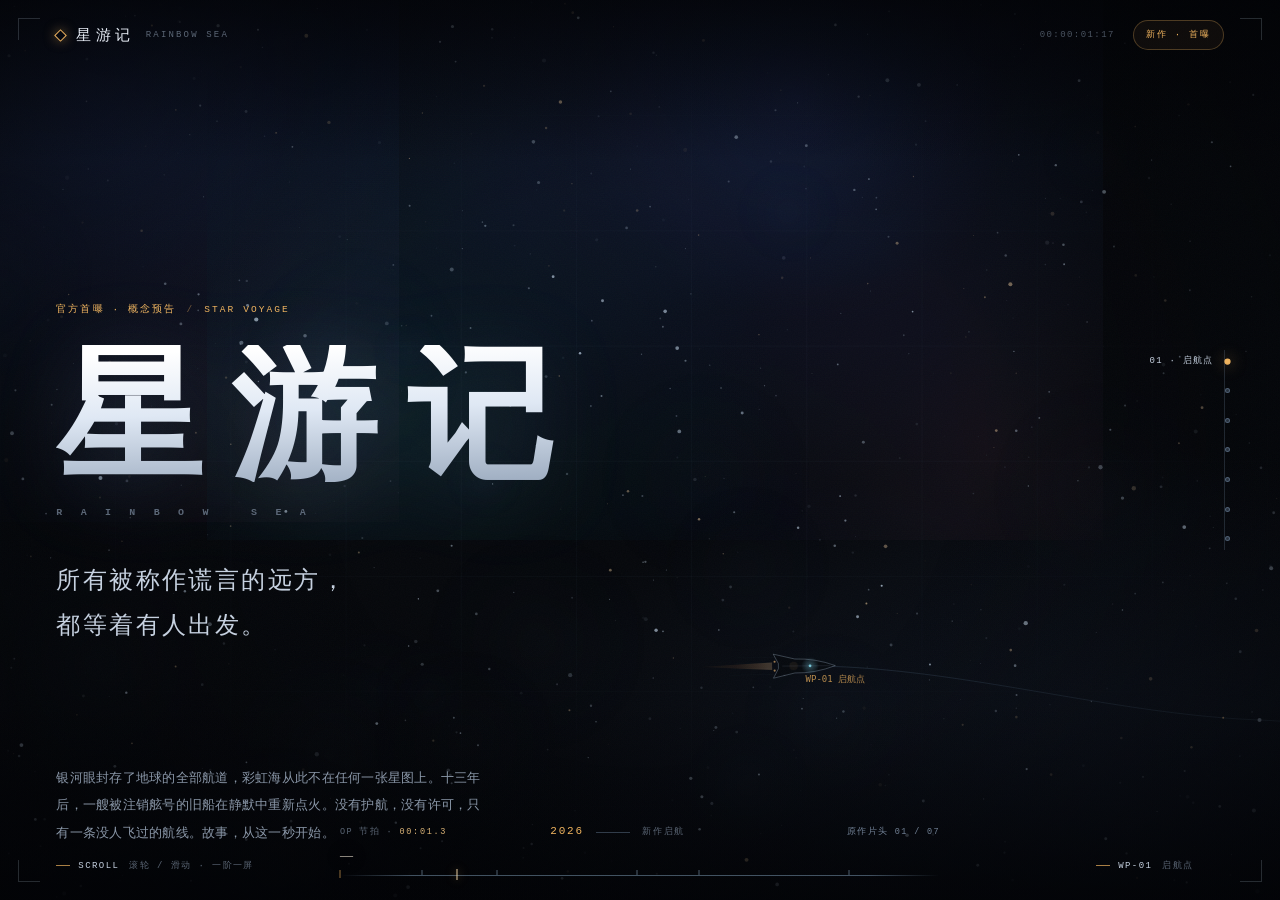
<file: index.html>
<!DOCTYPE html>
<html lang="zh-CN">
<head>
<meta charset="utf-8">
<meta name="viewport" content="width=device-width, initial-scale=1, viewport-fit=cover">
<meta name="theme-color" content="#05070b">
<title>星游记 · 新作启航 | RAINBOW SEA</title>
<meta name="description" content="星游记新作发布概念站：国王号沿一条未登记的航线，从启航点飞向彩虹海。七屏滚动叙事，程序化星海与航线可视化。">
<link rel="stylesheet" href="assets/css/site.css">
<link rel="stylesheet" href="assets/css/op.css">
</head>
<body class="is-booting">

<div class="stage" id="stage">

  <!-- 程序化星海与航线 -->
  <canvas id="space" class="layer-space" aria-hidden="true"></canvas>
  <canvas id="vfx" class="layer-vfx" aria-hidden="true"></canvas>
  <div class="layer-grid" aria-hidden="true"></div>
  <div class="layer-grain" aria-hidden="true"></div>
  <div class="layer-vignette" aria-hidden="true"></div>

  <header class="topbar">
    <div class="brand">
      <span class="brand-mark" aria-hidden="true"></span>
      <span class="brand-cn">星游记</span>
      <span class="brand-en">RAINBOW SEA</span>
    </div>
    <div class="topbar-meta">
      <span class="tc" id="timecode" aria-hidden="true">00:00:00:00</span>
      <span class="chip">新作 · 首曝</span>
    </div>
  </header>

  <!-- 极简航点刻度，不是传统导航栏 -->
  <nav class="rail" aria-label="航点索引">
    <span class="rail-line" aria-hidden="true"><i id="railFill"></i></span>
    <ol class="rail-dots" id="railDots"></ol>
  </nav>

  <div class="hud" aria-hidden="true">
    <div class="hud-left">
      <span class="hud-key">SCROLL</span>
      <span class="hud-text">滚轮 / 滑动 · 一阶一屏</span>
    </div>
    <div class="hud-right">
      <span class="hud-key" id="wpCode">WP-01</span>
      <span class="hud-text" id="wpName">启航点</span>
    </div>
  </div>

  <main id="screens">

    <!-- 01 开场 -->
    <section class="screen screen-open is-active" id="s1" data-name="启航点" data-cam="0.52" data-anchor="0.60" aria-label="第一屏：开场">
      <div class="wrap open-wrap">
        <p class="eyebrow" data-reveal style="--d:80ms">官方首曝 · 概念预告<span class="sep">/</span>STAR VOYAGE</p>
        <h1 class="logo" data-reveal style="--d:180ms">
          <span class="logo-cn">星游记</span>
          <span class="logo-en">R A I N B O W &nbsp; S E A</span>
        </h1>
        <p class="tagline" data-reveal style="--d:320ms">所有被称作谎言的远方，<br>都等着有人出发。</p>
        <div class="open-foot">
          <p class="body" data-reveal style="--d:420ms">银河眼封存了地球的全部航道，彩虹海从此不在任何一张星图上。十三年后，一艘被注销舷号的旧船在静默中重新点火。没有护航，没有许可，只有一条没人飞过的航线。故事，从这一秒开始。</p>
          <div class="open-sig" data-reveal style="--d:500ms">
            <span class="sig-year">2026</span>
            <span class="sig-line" aria-hidden="true"></span>
            <span class="sig-cn">新作启航</span>
          </div>
        </div>
      </div>
      <div class="frame-corners" aria-hidden="true"><i></i><i></i><i></i><i></i></div>
    </section>

    <!-- 02 世界与势力 -->
    <section class="screen screen-world" id="s2" data-name="星海公约环" data-cam="0.70" data-anchor="0.74" aria-label="第二屏：世界与势力">
      <div class="wrap grid-world">
        <div class="col-text">
          <p class="eyebrow" data-reveal>势力 · 星海公约</p>
          <h2 class="h2" data-reveal style="--d:60ms">星海纪年</h2>
          <div class="rule" data-reveal style="--d:120ms"><i></i><span>YEAR 13 · AFTER THE SILENCE</span></div>
          <p class="body" data-reveal style="--d:180ms">星际联盟维持着星系之间的航线与贸易，银河眼以五色眼之名接管了所有未经许可的跃迁，黑旗在边缘星域劫掠商船，自由者游走在三方之外。所有人都在争夺同一件东西：一张能把船带到彩虹海的坐标。</p>

          <div class="gate gate--sm" data-slot="02" data-src="assets/media/02_world.mp4" style="--d:240ms">
            <div class="gate-frame">
              <span class="gate-corner tl"></span><span class="gate-corner tr"></span><span class="gate-corner bl"></span><span class="gate-corner br"></span>
              <span class="gate-sweep" aria-hidden="true"></span>
              <span class="gate-cross" aria-hidden="true"></span>
              <div class="gate-mark">位 02</div>
              <div class="gate-center">
                <strong>世界观片段</strong>
                <span>16:9 · 8–15s · 官方 PV 待接入</span>
              </div>
              <div class="gate-foot"><span>02_world.mp4</span><span>AWAITING FOOTAGE</span></div>
            </div>
          </div>
        </div>

        <div class="col-figure" data-reveal style="--d:220ms">
          <div class="fig-head"><span>势力关系 / FACTION MAP</span><span>SCALE · 1 : ∞</span></div>
          <div class="fig-canvas">
            <svg class="faction" viewBox="0 0 640 520" role="img" aria-label="势力关系图：星际联盟、银河眼、黑旗、自由者围绕未登记的彩虹海坐标对峙">
              <defs>
                <radialGradient id="eyeGlow" cx="50%" cy="50%" r="50%">
                  <stop offset="0%" stop-color="#f0b45f" stop-opacity=".28"/>
                  <stop offset="100%" stop-color="#f0b45f" stop-opacity="0"/>
                </radialGradient>
                <linearGradient id="seaGlow" x1="0" y1="0" x2="0" y2="1">
                  <stop offset="0%" stop-color="#8fe4ff" stop-opacity=".85"/>
                  <stop offset="100%" stop-color="#8fe4ff" stop-opacity=".15"/>
                </linearGradient>
              </defs>

              <g class="faction-grid" aria-hidden="true">
                <line x1="0" y1="130" x2="640" y2="130"/><line x1="0" y1="260" x2="640" y2="260"/>
                <line x1="0" y1="390" x2="640" y2="390"/><line x1="160" y1="0" x2="160" y2="520"/>
                <line x1="320" y1="0" x2="320" y2="520"/><line x1="480" y1="0" x2="480" y2="520"/>
              </g>

              <g class="edges" aria-hidden="true">
                <path class="edge edge--conflict" d="M188 158 Q 300 92 408 128"/>
                <text class="edge-label" x="300" y="92">封锁 / BLOCKADE</text>
                <path class="edge edge--conflict" d="M168 190 Q 120 280 132 358"/>
                <text class="edge-label" x="92" y="282">对峙 / STANDOFF</text>
                <path class="edge edge--conflict" d="M452 176 Q 468 288 434 378"/>
                <text class="edge-label" x="486" y="284">禁航 / NO-GO</text>
                <path class="edge edge--trade" d="M186 402 Q 300 448 402 414"/>
                <text class="edge-label" x="272" y="452">借道 / PASSAGE</text>
                <path class="edge edge--bounty" d="M412 170 Q 232 260 178 396"/>
                <text class="edge-label" x="262" y="322">悬赏 / BOUNTY</text>
                <path class="edge edge--dash" d="M402 436 Q 356 452 328 452"/>
              </g>

              <g class="node node--league" transform="translate(152,152)">
                <circle class="n-halo" r="56"/><circle class="n-ring" r="40"/><circle class="n-core" r="3"/>
                <text class="n-cn" y="-58">星际联盟</text><text class="n-en" y="-44">INTERSTELLAR LEAGUE</text>
              </g>

              <g class="node node--eye" transform="translate(470,140)">
                <circle class="n-halo n-halo--warm" r="86" fill="url(#eyeGlow)"/>
                <circle class="n-ring n-ring--warm" r="58"/>
                <circle class="n-ring n-ring--thin" r="72"/>
                <g class="five-eyes" aria-hidden="true">
                  <circle cx="-30" cy="-16" r="2.4"/><circle cx="-12" cy="-34" r="2.4"/>
                  <circle cx="18" cy="-32" r="2.4"/><circle cx="34" cy="-8" r="2.4"/><circle cx="6" cy="4" r="2.4"/>
                </g>
                <text class="n-cn" y="-88">银河眼</text><text class="n-en" y="-74">MILKY WAY EYE</text>
              </g>

              <g class="node node--black" transform="translate(120,400)">
                <circle class="n-halo" r="46"/><circle class="n-ring n-ring--dash" r="32"/>
                <text class="n-cn" y="-50">黑旗</text><text class="n-en" y="-36">BLACK FLAG</text>
              </g>

              <g class="node node--free" transform="translate(430,420)">
                <circle class="n-halo" r="50"/><circle class="n-ring n-ring--dash" r="36"/>
                <text class="n-cn" y="-54">自由者</text><text class="n-en" y="-40">FREE RUNNERS</text>
              </g>

              <g class="node node--sea" transform="translate(300,452)">
                <polygon class="n-diamond" points="0,-26 26,0 0,26 -26,0"/>
                <text class="n-cn n-cn--sea" y="42">彩虹海 · 未登记坐标</text>
              </g>

              <text class="fig-note" x="16" y="508">DIAGRAM 02 — 关系非军事同盟，仅表示航线权限与冲突方向</text>
            </svg>
          </div>
          <div class="fig-foot">
            <span><i class="lg lg--solid"></i>对峙</span>
            <span><i class="lg lg--dash"></i>封锁 / 禁航</span>
            <span><i class="lg lg--trade"></i>借道</span>
            <span><i class="lg lg--diamond"></i>未登记坐标</span>
          </div>
        </div>
      </div>
    </section>

    <!-- 03 三个主角 -->
    <section class="screen screen-cast" id="s3" data-name="亚亚罗残环" data-cam="0.46" data-anchor="0.46" aria-label="第三屏：三位主角">
      <div class="wrap grid-cast">
        <div class="cast-left">
          <p class="eyebrow" data-reveal>人物 · 国王号编制 03</p>
          <h2 class="h2" data-reveal style="--d:60ms">三人 · 一条航线</h2>
          <p class="lead" data-reveal style="--d:120ms">没有一支舰队，只有三个人，互相补上对方缺的那一块。</p>

          <div class="cast">
            <article class="cast-item" data-reveal style="--d:180ms">
              <div class="cast-top"><span class="cast-no">01</span><span class="cast-role">前舱 · 战斗</span></div>
              <h3 class="cast-name">麦当</h3>
              <p class="cast-desc">地球少年。父亲麦林带队驶向彩虹海后再无回音，他继承了那根拉面金箍棒，也继承了整个银河眼都不承认的约定。</p>
            </article>
            <article class="cast-item" data-reveal style="--d:240ms">
              <div class="cast-top"><span class="cast-no">02</span><span class="cast-role">领航 · 星图</span></div>
              <h3 class="cast-name">笛亚</h3>
              <p class="cast-desc">太阳系最后一位星学家。她能读懂星图上的空白，负责为国王号找到那条没有航标的路。</p>
            </article>
            <article class="cast-item" data-reveal style="--d:300ms">
              <div class="cast-top"><span class="cast-no">03</span><span class="cast-role">舰长 · 亚亚罗</span></div>
              <h3 class="cast-name">咕咚·萌西</h3>
              <p class="cast-desc">亚亚罗的国王。丢了王座，也丢了回家的坐标，只剩这艘国王号，和一句没说完的加冕誓词。</p>
            </article>
          </div>
        </div>

        <div class="cast-right">
          <div class="gate gate--lg" data-slot="03" data-src="assets/media/03_cast.mp4" data-reveal style="--d:260ms">
            <div class="gate-frame">
              <span class="gate-corner tl"></span><span class="gate-corner tr"></span><span class="gate-corner bl"></span><span class="gate-corner br"></span>
              <span class="gate-sweep" aria-hidden="true"></span>
              <span class="gate-cross" aria-hidden="true"></span>
              <div class="gate-mark">位 03</div>
              <div class="gate-center">
                <strong>主角片段</strong>
                <span>16:9 · 6–12s · 官方人物 PV 待接入</span>
              </div>
              <div class="gate-foot"><span>03_cast.mp4</span><span>AWAITING FOOTAGE</span></div>
            </div>
          </div>
          <div class="cast-meta" data-reveal style="--d:320ms">
            <span>CAST · 03</span>
            <span>2 人 + 1 舰长</span>
            <span>无护航编队</span>
          </div>
        </div>
      </div>
    </section>

    <!-- 04 国王号 -->
    <section class="screen screen-ship" id="s4" data-name="封锁线外" data-cam="0.95" data-anchor="0.34" aria-label="第四屏：国王号">
      <div class="wrap grid-ship">
        <div class="ship-left">
          <p class="eyebrow" data-reveal>旗舰 · 亚亚罗王船</p>
          <h2 class="h2 h2--latin" data-reveal style="--d:60ms">国王号<span>KING'S VESSEL / AR-01</span></h2>
          <div class="rule" data-reveal style="--d:120ms"><i></i><span>HULL 214M · CLASS KING</span></div>
          <p class="body" data-reveal style="--d:160ms">亚亚罗最后的一艘王船。外壳沿用加冕礼的旧装甲，动力舱却被改成了彩虹石共鸣阵列。它不擅长战斗，只擅长在别人认定没有路的地方，飞出一条路来。</p>

          <dl class="specs" data-reveal style="--d:220ms">
            <div><dt>舷号</dt><dd>AR-01</dd></div>
            <div><dt>全长</dt><dd>214<span>m</span></dd></div>
            <div><dt>巡航</dt><dd>0.87<span>c</span></dd></div>
            <div><dt>跃迁</dt><dd>三级</dd></div>
            <div><dt>编制</dt><dd>03<span>人</span></dd></div>
            <div><dt>动力</dt><dd>彩虹石共鸣</dd></div>
          </dl>

          <div class="gate gate--sm gate--ship" data-slot="04" data-src="assets/media/04_ship.mp4" data-reveal style="--d:280ms">
            <div class="gate-frame">
              <span class="gate-corner tl"></span><span class="gate-corner tr"></span><span class="gate-corner bl"></span><span class="gate-corner br"></span>
              <span class="gate-sweep" aria-hidden="true"></span>
              <span class="gate-cross" aria-hidden="true"></span>
              <div class="gate-mark">位 04</div>
              <div class="gate-center">
                <strong>船体镜头</strong>
                <span>16:9 · 8–15s · 官方船设片段待接入</span>
              </div>
              <div class="gate-foot"><span>04_ship.mp4</span><span>AWAITING FOOTAGE</span></div>
            </div>
          </div>
        </div>

        <div class="ship-right" data-reveal style="--d:240ms">
          <div class="panel">
            <div class="panel-head">
              <span>航线 / FLIGHT PLAN</span><span>06 段</span>
            </div>
            <svg class="route-mini" viewBox="0 0 420 360" role="img" aria-label="国王号航线图：启航点、星海公约环、亚亚罗残环、封锁线、跃迁窗口、彩虹海">
              <g class="rm-grid" aria-hidden="true">
                <line x1="40" y1="40" x2="380" y2="40"/><line x1="40" y1="140" x2="380" y2="140"/>
                <line x1="40" y1="240" x2="380" y2="240"/><line x1="40" y1="320" x2="380" y2="320"/>
                <line x1="40" y1="40" x2="40" y2="320"/><line x1="156" y1="40" x2="156" y2="320"/>
                <line x1="272" y1="40" x2="272" y2="320"/><line x1="380" y1="40" x2="380" y2="320"/>
              </g>
              <path class="rm-path" d="M54 300 C 120 280, 132 214, 186 196 S 268 236, 300 160 S 332 80, 372 62"/>
              <g class="rm-nodes">
                <g transform="translate(54,300)"><circle r="3.5"/><text x="8" y="14">WP-01 启航</text></g>
                <g transform="translate(186,196)"><circle r="2.5"/><text x="8" y="14">WP-02 公约环</text></g>
                <g transform="translate(252,208)"><circle r="2.5"/><text x="8" y="-10">WP-03 残环</text></g>
                <g transform="translate(300,160)"><circle r="5" class="hot"/><text x="10" y="4">WP-04 封锁线</text></g>
                <g transform="translate(336,104)"><circle r="2.5"/><text x="10" y="-6">WP-05 跃迁窗口</text></g>
                <g transform="translate(372,62)"><circle r="3.5" class="end"/><text x="-92" y="-10">WP-06 彩虹海</text></g>
              </g>
              <text class="rm-note" x="54" y="340">航线未登记 · 坐标由领航员手绘</text>
            </svg>
            <div class="panel-foot">
              <span>当前航点</span><span class="hot">WP-04 · 封锁线外</span>
            </div>
          </div>
        </div>
      </div>
    </section>

    <!-- 05 故事与冲突 -->
    <section class="screen screen-story" id="s5" data-name="跃迁窗口" data-cam="0.72" data-anchor="0.68" aria-label="第五屏：故事与冲突">
      <div class="wrap story-wrap">
        <div class="story-head">
          <p class="eyebrow" data-reveal>主线 · 封锁线之外</p>
          <h2 class="h2 h2--story" data-reveal style="--d:60ms">没有航标的海</h2>
        </div>

        <div class="story-grid">
          <div class="beats">
            <div class="beat" data-reveal style="--d:140ms">
              <span class="beat-t">T-72:00</span>
              <div><h4>封锁线合拢</h4><p>五色眼接管全部跃迁窗口，所有未登记航线判定为敌。</p></div>
            </div>
            <div class="beat" data-reveal style="--d:200ms">
              <span class="beat-t">T-48:00</span>
              <div><h4>静默离港</h4><p>国王号关闭应答器，脱离联盟航线，从民用航道下潜。</p></div>
            </div>
            <div class="beat" data-reveal style="--d:260ms">
              <span class="beat-t">T-00:00</span>
              <div><h4>彩虹石共振</h4><p>航线在船首折叠，前方没有星图，也没有可以返航的路。</p></div>
            </div>
          </div>

          <div class="story-side">
            <p class="body" data-reveal style="--d:300ms">银河眼把彩虹海从星图上抹去，并宣布任何接近该坐标的船只将被直接击落。国王号必须在封锁线合拢之前穿过第三跃迁窗口，而船上的三个人，各自藏着一个不能说的目的地。</p>
            <div class="alert" data-reveal style="--d:360ms">
              <span class="alert-dot" aria-hidden="true"></span>
              <span>航道状态 · 已关闭</span>
              <span class="alert-code">ERR 404 / UNCHARTED</span>
            </div>
          </div>
        </div>

        <div class="marquee" aria-hidden="true">
          <div class="marquee-track">
            <span>封锁线</span><i>◆</i><span>静默航行</span><i>◆</i><span>未登记坐标</span><i>◆</i><span>五色眼接管</span><i>◆</i><span>第三跃迁窗口</span><i>◆</i><span>禁止返航</span><i>◆</i>
            <span>封锁线</span><i>◆</i><span>静默航行</span><i>◆</i><span>未登记坐标</span><i>◆</span><span>五色眼接管</span><i>◆</i><span>第三跃迁窗口</span><i>◆</i><span>禁止返航</span><i>◆</i>
          </div>
        </div>
      </div>
    </section>

    <!-- 06 程序化视觉 -->
    <section class="screen screen-vfx" id="s6" data-name="共振 · 跃迁" data-cam="0.60" data-anchor="0.55" aria-label="第六屏：程序化视觉展示">
      <div class="wrap vfx-wrap">
        <div class="vfx-top">
          <p class="eyebrow" data-reveal>程序化视觉<span class="sep">/</span>无实拍素材</p>
        </div>
        <h2 class="vfx-title" data-reveal style="--d:80ms">
          <span class="vfx-cn">跃迁</span>
          <span class="vfx-en">T R A N S I T</span>
        </h2>
        <div class="vfx-bottom">
          <div class="telemetry" data-reveal style="--d:240ms">
            <div><span>FPS</span><b id="tFps">--</b></div>
            <div><span>PARTICLES</span><b id="tParticles">--</b></div>
            <div><span>共振</span><b>97.3%</b></div>
            <div><span>坐标</span><b>未登记</b></div>
          </div>
          <p class="body vfx-body" data-reveal style="--d:300ms">当彩虹石与旧装甲共振，航线会在瞬间折叠。这一屏没有实拍素材：所有粒子、轨迹与光斑都由本地代码实时生成，随帧率呼吸。</p>
        </div>
      </div>

      <div class="gate gate--dock" data-slot="06" data-src="assets/media/06_vfx.mp4" data-reveal style="--d:360ms">
        <div class="gate-frame">
          <span class="gate-corner tl"></span><span class="gate-corner tr"></span><span class="gate-corner bl"></span><span class="gate-corner br"></span>
          <span class="gate-sweep" aria-hidden="true"></span>
          <span class="gate-cross" aria-hidden="true"></span>
          <div class="gate-mark">位 06</div>
          <div class="gate-center">
            <strong>特效片段（可选）</strong>
            <span>16:9 · 6–10s · 官方 VFX 待接入</span>
          </div>
          <div class="gate-foot"><span>06_vfx.mp4</span><span>OPTIONAL</span></div>
        </div>
      </div>
    </section>

    <!-- 07 CTA -->
    <section class="screen screen-cta" id="s7" data-name="彩虹海" data-cam="0.40" data-anchor="0.54" aria-label="第七屏：上映与预约">
      <div class="wrap cta-wrap">
        <p class="eyebrow" data-reveal>终点 · 彩虹海坐标<span class="sep">/</span>COORD. UNLISTED</p>
        <h2 class="cta-title" data-reveal style="--d:70ms">出发的人，<br><em>从来不算少数。</em></h2>

        <div class="cta-grid">
          <p class="body" data-reveal style="--d:160ms">国王号已经越过封锁线。接下来的航段不在任何星图上，也不在任何人的许可里。如果你也曾被说过「那只是谎言」，这一程，算你一个。</p>

          <div class="release" data-reveal style="--d:220ms">
            <div class="release-head"><span>上映信息</span><span>信息位 · 待官宣</span></div>
            <dl>
              <div><dt>档期</dt><dd>待官宣</dd></div>
              <div><dt>发行</dt><dd>星海计划</dd></div>
              <div><dt>制式</dt><dd>IMAX · 中国巨幕</dd></div>
              <div><dt>预约</dt><dd>通道未开启</dd></div>
            </dl>
          </div>
        </div>

        <div class="cta-row" data-reveal style="--d:300ms">
          <button class="btn btn--primary" id="ctaBook" type="button">
            <span>预约启航</span>
            <i aria-hidden="true">→</i>
          </button>
          <button class="btn btn--ghost" id="ctaTop" type="button">返回起点</button>
        </div>

        <p class="footnote" data-reveal style="--d:380ms">概念演示站点 · 非官方发布物料 · 文案与视觉为原创设计，不含官方素材</p>
      </div>
      <div class="cta-glow" aria-hidden="true"></div>
    </section>

  </main>

  <div class="toast" id="toast" role="status" aria-live="polite"></div>

  <div class="boot" id="boot" aria-hidden="true"><span></span></div>
</div>

<noscript>
  <div class="nojs">本站需要 JavaScript 才能呈现分屏叙事。<br>请在支持脚本的浏览器中打开。</div>
</noscript>

<script src="assets/js/site.js"></script>
<script src="assets/js/op.js"></script>
</body>
</html>
</file>
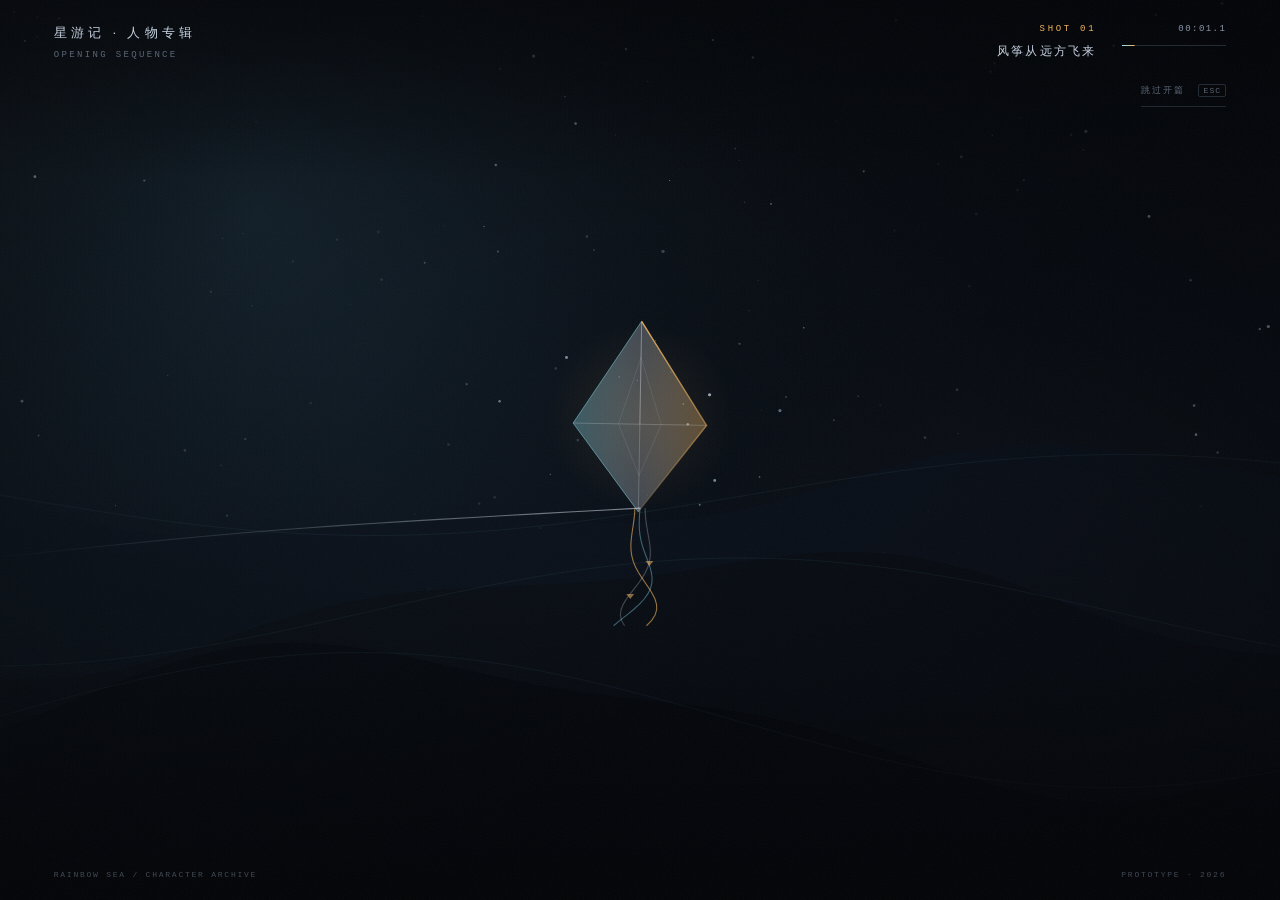
<file: cast/index.html>
<!DOCTYPE html>
<html lang="zh-CN">
<head>
<meta charset="utf-8">
<meta name="viewport" content="width=device-width, initial-scale=1, viewport-fit=cover">
<meta name="theme-color" content="#05070b">
<title>星游记 · 人物专辑 | STAR CAST</title>
<meta name="description" content="星游记人物专辑原型：风筝开篇、角色档案与蜿蜒时间线。">
<link rel="icon" href="data:image/svg+xml,%3Csvg xmlns='http://www.w3.org/2000/svg' viewBox='0 0 24 24'%3E%3Cpath d='M12 2 L20 11 L12 22 L4 11 Z' fill='%23f0b45f'/%3E%3C/svg%3E">
<link rel="stylesheet" href="styles.css">
</head>
<body class="is-intro">

<!-- ============================================================
     开篇 · 风筝 / 三段镜头
     ============================================================ -->
<div class="intro" id="intro" aria-label="开篇：风筝">
  <canvas class="intro-canvas" id="introCanvas" aria-hidden="true"></canvas>
  <div class="intro-grade" aria-hidden="true"></div>
  <div class="intro-grain" aria-hidden="true"></div>

  <div class="intro-hud" aria-hidden="true">
    <div class="ih-left">
      <span class="ih-brand">星游记 · 人物专辑</span>
      <span class="ih-sub">OPENING SEQUENCE</span>
    </div>
    <div class="ih-right">
      <div class="ih-shot">
        <span class="ih-shotno" id="shotNo">SHOT 01</span>
        <span class="ih-shotname" id="shotName">风筝从远方飞来</span>
      </div>
      <div class="ih-clock">
        <span id="introTc">00:00.0</span>
        <span class="ih-bar"><i id="introBar"></i></span>
      </div>
    </div>
  </div>

  <button class="intro-skip" id="skipIntro" type="button">跳过开篇 <kbd>ESC</kbd></button>

  <div class="click-cue" id="clickCue" aria-hidden="true">
    <span class="cue-ring"></span>
    <span class="cue-txt" data-slot="cue_text">点击风筝</span>
    <span class="cue-en">TAP THE KITE</span>
  </div>

  <div class="kite-hit" id="kiteHit" role="button" tabindex="-1" aria-label="点击风筝"></div>

  <div class="bubble" id="mcdBubble" aria-live="polite">
    <span class="bubble-tag">麦当 · 台词</span>
    <p class="bubble-line" data-slot="mcd_intro_line">【给我，高高的飞起来啊】</p>
    <button class="voiceslot" type="button" data-audio="M-00" data-src="">
      <span class="vs-icon" aria-hidden="true"></span>
      <span class="vs-txt">音 M-00 · 麦当台词</span>
    </button>
  </div>

  <div class="film-stage" id="filmStage">
    <div class="film-wrap">
      <p class="film-kicker">OPENING CUT · 影片段</p>
      <div class="gate gate--film" data-media="M-01" data-ratio="16:9" data-dur="6–12s" data-label="位 M-01 · 麦当片段 · 16:9 · 6–12s">
        <div class="gate__frame">
          <span class="gate__corner tl"></span><span class="gate__corner tr"></span>
          <span class="gate__corner bl"></span><span class="gate__corner br"></span>
          <span class="gate__sweep" aria-hidden="true"></span>
          <div class="gate__ticks" aria-hidden="true"></div>
          <div class="gate__mid">
            <span class="gate__code">位 M-01</span>
            <span class="gate__type">麦当片段 · OPENING CUT</span>
            <span class="gate__meta">16:9 · 6–12s</span>
            <span class="gate__note">空机位 · 素材待接入</span>
            <span class="gate__standby"><i></i></span>
          </div>
          <div class="gate__foot"><span>M-01_CUT.MP4</span><span>AWAITING FOOTAGE</span></div>
        </div>
        <div class="gate__media"></div>
      </div>
      <p class="film-hint"><span>片段接入后自动播放</span><i></i><span>即将进入 麦当 专辑</span></p>
    </div>
  </div>

  <div class="intro-foot" aria-hidden="true">
    <span>RAINBOW SEA / CHARACTER ARCHIVE</span>
    <span>PROTOTYPE · 2026</span>
  </div>
</div>

<!-- ============================================================
     应用 · 专辑舞台
     ============================================================ -->
<div class="app" id="app">

  <div class="stage-bg" aria-hidden="true">
    <div class="bg-grid"></div>
    <div class="bg-glow"></div>
    <div class="bg-grain"></div>
    <div class="bg-vignette"></div>
  </div>

  <header class="topbar">
    <div class="brand">
      <span class="brand-mark" aria-hidden="true"></span>
      <span class="brand-cn">星游记</span>
      <span class="brand-en">STAR CAST</span>
    </div>
    <div class="now" aria-live="polite">
      <span class="now-code" id="nowCode">CH-01</span>
      <span class="now-name" id="nowName">麦当</span>
      <span class="now-sep"></span>
      <span class="now-label">人物专辑 · CHARACTER ALBUM</span>
    </div>
    <div class="topbar-meta">
      <span class="meta-count" id="nowIndex">01 / 04</span>
      <button class="replay" id="replayIntro" type="button">重看开篇</button>
      <span class="chip">PROTOTYPE</span>
    </div>
  </header>

  <!-- 顶部进度槽 · 风筝落位后常驻 -->
  <div class="groove" id="groove" aria-label="专辑进度">
    <span class="groove-cap">现在在谁 / NOW SHOWING</span>
    <div class="groove-rail" id="grooveRail">
      <span class="groove-line" aria-hidden="true"><i class="groove-fill" id="grooveFill"></i></span>
      <div class="groove-ticks" id="grooveTicks"></div>
    </div>
    <span class="groove-count" id="grooveCount">01 / 04</span>
  </div>

  <nav class="mooring" id="mooring" aria-label="角色刻度">
    <span class="mooring-label">现在在谁<br><em>ON AIR</em></span>
    <ol class="mooring-scale" id="mooringScale"></ol>
  </nav>

  <main class="deck" id="deck"></main>

  <!-- 风筝升空轨迹 -->
  <svg class="flight" id="flight" aria-hidden="true" preserveAspectRatio="none">
    <path class="flight-path" id="flightPath" d=""></path>
  </svg>

  <div class="kite" id="kite" role="button" tabindex="0" aria-label="风筝：切换下一位角色，键盘左右方向键同样有效">
    <div class="kite-float">
      <span class="kite-glow" aria-hidden="true"></span>
      <svg class="kite-svg" viewBox="0 0 120 170" aria-hidden="true">
        <path class="ks-tail ks-tail--1" d="M60 116 C 52 130, 68 140, 56 158"/>
        <path class="ks-tail ks-tail--2" d="M60 116 C 72 132, 56 144, 68 164"/>
        <path class="ks-tail ks-tail--3" d="M60 116 C 58 136, 66 148, 60 168"/>
        <path class="ks-bow" d="M56 136 l 8 0 l -4 6 z"/>
        <path class="ks-bow" d="M62 152 l 8 0 l -4 6 z"/>
        <path class="ks-face ks-face--l" d="M60 10 L10 62 L60 114 Z"/>
        <path class="ks-face ks-face--r" d="M60 10 L110 62 L60 114 Z"/>
        <path class="ks-edge" d="M60 10 L110 62 L60 114 L10 62 Z"/>
        <line class="ks-spar" x1="60" y1="10" x2="60" y2="114"/>
        <line class="ks-spar" x1="10" y1="62" x2="110" y2="62"/>
        <circle class="ks-knot" cx="60" cy="114" r="2.6"/>
      </svg>
    </div>
    <span class="kite-cap" id="kiteCap">01 · 麦当</span>
  </div>

  <!-- 咕咚登场台词 -->
  <div class="ascent-voices" id="gudongVoices" aria-live="polite">
    <div class="vbubble vbubble--1">
      <span class="vb-tag">画外 · 咕咚</span>
      <p data-slot="gudong_v1">【哪来的兔子】</p>
      <button class="voiceslot" type="button" data-audio="A1" data-src="">
        <span class="vs-icon" aria-hidden="true"></span>
        <span class="vs-txt">音 A1 · 咕咚台词</span>
      </button>
    </div>
    <div class="vbubble vbubble--2">
      <span class="vb-tag">咕咚国王</span>
      <p data-slot="gudong_v2">【你才是兔子嘞，叫我国王，咕咚国王】</p>
      <button class="voiceslot" type="button" data-audio="A2" data-src="">
        <span class="vs-icon" aria-hidden="true"></span>
        <span class="vs-txt">音 A2 · 咕咚回应</span>
      </button>
    </div>
  </div>

  <!-- 时间线节点展开卡片 -->
  <aside class="moment" id="moment" aria-hidden="true">
    <div class="moment-head">
      <span class="moment-idx" id="momentIdx">节点 01 / 05</span>
      <button class="moment-close" id="momentClose" type="button" aria-label="收起卡片">收 起</button>
    </div>
    <h3 class="moment-title" id="momentTitle" data-slot="">故事标题 · 待填</h3>
    <p class="moment-body" id="momentBody" data-slot="">节点文字位 · 待填。</p>
    <div class="moment-gate" id="momentGate"></div>
    <div class="moment-foot"><span id="momentYear">年份位 · 待填</span><span>片段位 / CUT</span></div>
  </aside>

  <div class="toast" id="toast" role="status" aria-live="polite"></div>

  <div class="hud" aria-hidden="true">
    <div class="hud-left">
      <span class="hud-key">← →</span>
      <span>键盘切换 · 点击风筝升空</span>
    </div>
    <div class="hud-right">
      <span class="hud-key">SCROLL</span>
      <span>沿时间线向下</span>
    </div>
  </div>

</div>

<script src="app.js"></script>
</body>
</html>
</file>
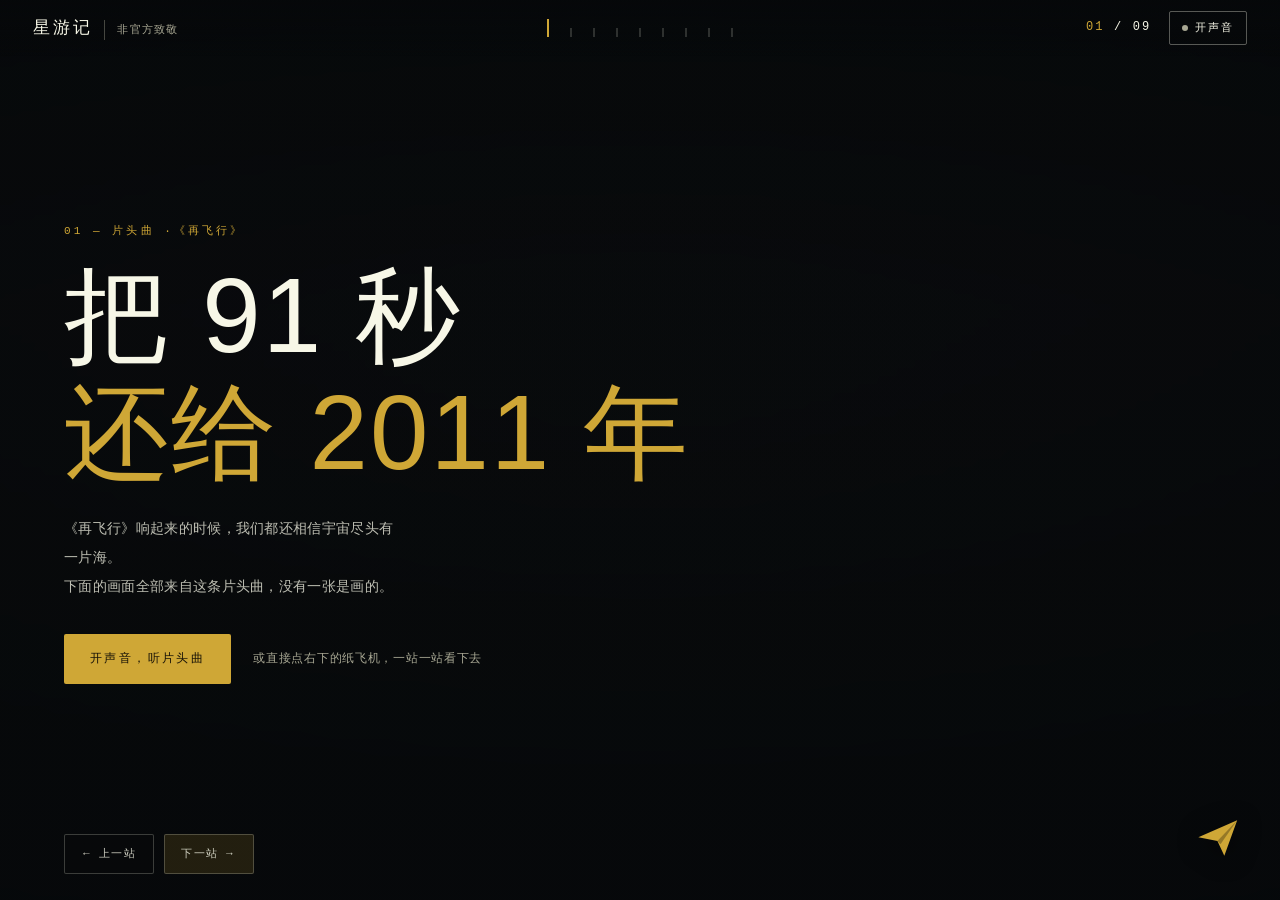
<file: tribute/index.html>
﻿<!DOCTYPE html>
<html lang="zh-CN">
<head>
<meta charset="utf-8">
<meta name="viewport" content="width=device-width, initial-scale=1, viewport-fit=cover">
<title>星游记 · 再飞行 / 非官方粉丝致敬</title>
<meta name="description" content="《星游记》片头曲《再飞行》的非官方粉丝致敬站：九站航线，人物、事件与静帧。">
<link rel="stylesheet" href="css/site.css">
</head>
<body>

<!-- 片头曲：固定全屏背景，静音循环；点“开声音”才出声 -->
<video class="bg" id="bgvideo" src="media/op-bg.mp4" autoplay muted loop playsinline preload="auto"></video>
<div class="vignette" aria-hidden="true"></div>

<!-- 纸飞机航线 -->
<svg class="trail" aria-hidden="true" focusable="false">
  <path id="trailpath" d="" fill="none"></path>
</svg>
<button class="plane" id="plane" type="button" aria-label="让纸飞机飞到下一站">
  <svg viewBox="0 0 48 48" aria-hidden="true">
    <path d="M3.5 23.2 44 5.6 30.6 42.4 23.4 27.2Z" fill="currentColor"/>
    <path d="M23.4 27.2 44 5.6 26.6 30.6Z" fill="rgba(0,0,0,.28)"/>
  </svg>
</button>

<header class="bar">
  <div class="bar-l">
    <span class="mark">星游记</span>
    <span class="tag">非官方致敬</span>
  </div>
  <div class="ticks" id="ticks" role="tablist" aria-label="站点进度"></div>
  <div class="bar-r">
    <span class="chap"><span id="chapno">01</span> / 09</span>
    <button id="sound" class="sound" type="button" aria-pressed="false">
      <span class="dot" aria-hidden="true"></span><span id="soundlabel">开声音</span>
    </button>
  </div>
</header>

<main id="deck">

  <!-- 01 开场 -->
  <section class="st st-hero on" id="s1" aria-hidden="false" data-title="开场">
    <div class="st-in">
      <p class="kicker rv" style="--i:0">01 — 片头曲 ·《再飞行》</p>
      <h1 class="hero-h rv" style="--i:1">把 91 秒<br><em>还给 2011 年</em></h1>
      <p class="hero-p rv" style="--i:2">《再飞行》响起来的时候，我们都还相信宇宙尽头有一片海。<br>下面的画面全部来自这条片头曲，没有一张是画的。</p>
      <div class="hero-act rv" style="--i:3">
        <button class="cta" id="cta" type="button">开声音，听片头曲</button>
        <span class="hint">或直接点右下的纸飞机，一站一站看下去</span>
      </div>
    </div>
    <span class="anchor" aria-hidden="true"></span>
  </section>

  <!-- 02 世界观 -->
  <section class="st st-world" id="s2" aria-hidden="true" data-title="世界观">
    <div class="st-in">
      <div class="w-txt">
        <p class="kicker rv" style="--i:0">02 — 世界观</p>
        <h2 class="h2 rv" style="--i:1">宇宙是一片<br>可以飞过去的海</h2>
        <p class="body rv" style="--i:2">《星游记》讲的是一群人把“不可能”当作起跑线的故事。飞行不是交通工具，是一种态度：只要有坐标，就敢往星星的方向走。</p>
        <p class="body rv" style="--i:3">星学会负责把星图读出来，飞船负责把人送出去，而彩虹海——那是所有人共同的目的地，也是所有人共同的借口。</p>
      </div>
      <figure class="w-clip rv" style="--i:2">
        <img src="media/still-01.jpg" alt="片头曲中的宇宙画面：星海、行星与航路">
        <figcaption>片头曲 05.0s · 宇宙与航路</figcaption>
      </figure>
    </div>
    <span class="anchor" aria-hidden="true"></span>
  </section>

  <!-- 03 麦当 -->
  <section class="st st-person" id="s3" aria-hidden="true" data-title="麦当">
    <div class="st-in p-grid">
      <figure class="p-visual rv" style="--i:0">
        <video class="p-video" data-audio src="media/mcd.mp4" poster="media/mcd-3v.jpg" preload="metadata" playsinline></video>
        <figcaption>人物片段 · 7.2s / 麦当</figcaption>
      </figure>
      <div class="p-side">
        <p class="kicker rv" style="--i:1">03 — 人物 · 麦当</p>
        <h2 class="p-name rv" style="--i:2">麦当</h2>
        <p class="p-en rv" style="--i:3">MAI DANG</p>
        <blockquote class="p-quote rv" style="--i:4">「真正相信奇迹的家伙」</blockquote>
        <ol class="tl rv" style="--i:5">
          <li class="tl-item">
            <button class="tl-dot" type="button" aria-expanded="false"><span class="tl-y">约定</span><span class="tl-t">十年前的约定</span></button>
            <div class="tl-card">
              <img src="media/mcd-hero.png" alt="麦当举拳，身后是金色的月亮">
              <h4>十年前的约定</h4>
              <p>父亲麦林出海去找彩虹海，走前只留下一句话。麦当把那句话当成地址，一记就是十年。</p>
            </div>
          </li>
          <li class="tl-item">
            <button class="tl-dot" type="button" aria-expanded="false"><span class="tl-y">第 1 站</span><span class="tl-t">风筝见证</span></button>
            <div class="tl-card">
              <img src="media/ev-01.jpg" alt="第 1 站标题：风筝见证，我要去彩虹海">
              <h4>风筝见证，我要去彩虹海</h4>
              <p>没有飞船，就先放一只风筝。他用最土的办法证明自己能飞，然后真的出发了。</p>
            </div>
          </li>
          <li class="tl-item">
            <button class="tl-dot" type="button" aria-expanded="false"><span class="tl-y">同行</span><span class="tl-t">三个人一条船</span></button>
            <div class="tl-card">
              <img src="media/mcd-3v.jpg" alt="麦当角色设定三视图">
              <h4>遇见咕咚与笛亚</h4>
              <p>一个要回自己的星球，一个要把星图读完，一个只想去彩虹海。三个理由，同一条航线。</p>
            </div>
          </li>
          <li class="tl-item">
            <button class="tl-dot" type="button" aria-expanded="false"><span class="tl-y">第 22 站</span><span class="tl-t">格斗的螺旋</span></button>
            <div class="tl-card">
              <img src="media/ev-05.jpg" alt="第 22 站标题：用心向前，格斗的螺旋">
              <h4>用心向前</h4>
              <p>“把不可能当成起跑线”——这句话不是口号，是他每一站都在做的事。</p>
            </div>
          </li>
        </ol>
      </div>
    </div>
    <span class="anchor" aria-hidden="true"></span>
  </section>

  <!-- 04 咕咚 -->
  <section class="st st-person st-r" id="s4" aria-hidden="true" data-title="咕咚">
    <div class="st-in p-grid">
      <figure class="p-visual rv" style="--i:0">
        <video class="p-video" data-audio src="media/gudong.mp4" poster="media/gudong-3v.jpg" preload="metadata" playsinline></video>
        <figcaption>人物片段 · 7.8s / 咕咚</figcaption>
      </figure>
      <div class="p-side">
        <p class="kicker rv" style="--i:1">04 — 人物 · 咕咚</p>
        <h2 class="p-name rv" style="--i:2">咕咚</h2>
        <p class="p-en rv" style="--i:3">GU DONG</p>
        <blockquote class="p-quote rv" style="--i:4">「叫我国王 咕咚国王」</blockquote>
        <ol class="tl rv" style="--i:5">
          <li class="tl-item">
            <button class="tl-dot" type="button" aria-expanded="false"><span class="tl-y">出身</span><span class="tl-t">兔子星的王</span></button>
            <div class="tl-card">
              <img src="media/gudong-3v.jpg" alt="咕咚角色设定三视图：王冠、斗篷、绿短裤">
              <h4>王冠是真的，国家没了</h4>
              <p>白兔、绿发、一顶小王冠。他坚持别人叫他“咕咚国王”，因为那是他仅剩的东西。</p>
            </div>
          </li>
          <li class="tl-item">
            <button class="tl-dot" type="button" aria-expanded="false"><span class="tl-y">第 6 站</span><span class="tl-t">兔子诅咒</span></button>
            <div class="tl-card">
              <img src="media/ev-02.jpg" alt="第 6 站标题：兔子诅咒，所有人的背叛">
              <h4>所有人的背叛</h4>
              <p>“兔子诅咒，所有人的背叛”。王座塌下来的时候，站在他身边的一个人也没有。</p>
            </div>
          </li>
          <li class="tl-item">
            <button class="tl-dot" type="button" aria-expanded="false"><span class="tl-y">结盟</span><span class="tl-t">把飞船押上</span></button>
            <div class="tl-card">
              <img src="media/still-09.jpg" alt="片头曲中的宇宙航路">
              <h4>和麦当做一笔交易</h4>
              <p>他要回自己的星球，麦当要去彩虹海。两条路刚好同向，于是他交出了飞船。</p>
            </div>
          </li>
          <li class="tl-item">
            <button class="tl-dot" type="button" aria-expanded="false"><span class="tl-y">终点</span><span class="tl-t">把星球找回来</span></button>
            <div class="tl-card">
              <img src="media/gudong.jpg" alt="咕咚片段画面">
              <h4>国王的返航</h4>
              <p>他不是去冒险，他是去把自己的国家从诅咒里赎回来。</p>
            </div>
          </li>
        </ol>
      </div>
    </div>
    <span class="anchor" aria-hidden="true"></span>
  </section>

  <!-- 05 笛亚 -->
  <section class="st st-person" id="s5" aria-hidden="true" data-title="笛亚">
    <div class="st-in p-grid">
      <figure class="p-visual rv" style="--i:0">
        <video class="p-video" data-audio src="media/diya.mp4" poster="media/diya-3v.jpg" preload="metadata" playsinline></video>
        <figcaption>人物片段 · 7.7s / 笛亚</figcaption>
      </figure>
      <div class="p-side">
        <p class="kicker rv" style="--i:1">05 — 人物 · 笛亚</p>
        <h2 class="p-name rv" style="--i:2">笛亚</h2>
        <p class="p-en rv" style="--i:3">DI YA</p>
        <blockquote class="p-quote rv" style="--i:4">「相信奇迹的人，本身就和奇迹一样了不起。」</blockquote>
        <ol class="tl rv" style="--i:5">
          <li class="tl-item">
            <button class="tl-dot" type="button" aria-expanded="false"><span class="tl-y">出身</span><span class="tl-t">星学会的书</span></button>
            <div class="tl-card">
              <img src="media/diya-3v.jpg" alt="笛亚角色设定三视图：蓝发、白大衣、抱书">
              <h4>把星图抱在怀里</h4>
              <p>那本厚书是星学会留下的东西。她走到哪里都带着，像带着一整个组织。</p>
            </div>
          </li>
          <li class="tl-item">
            <button class="tl-dot" type="button" aria-expanded="false"><span class="tl-y">第 17 站</span><span class="tl-t">笛亚反击</span></button>
            <div class="tl-card">
              <img src="media/ev-04.jpg" alt="第 17 站标题：苍白的彩虹石，笛亚反击">
              <h4>苍白的彩虹石</h4>
              <p>“苍白的彩虹石，笛亚反击!?”——第一次，她自己站到了前面，没有再等人来救。</p>
            </div>
          </li>
          <li class="tl-item">
            <button class="tl-dot" type="button" aria-expanded="false"><span class="tl-y">同行</span><span class="tl-t">读星图的人</span></button>
            <div class="tl-card">
              <img src="media/p-dy.jpg" alt="片头曲中的笛亚">
              <h4>航线由她念出来</h4>
              <p>飞船负责飞，麦当负责闯，笛亚负责告诉他们星星在哪。三个人缺一不可。</p>
            </div>
          </li>
          <li class="tl-item">
            <button class="tl-dot" type="button" aria-expanded="false"><span class="tl-y">信念</span><span class="tl-t">相信奇迹</span></button>
            <div class="tl-card">
              <img src="media/still-01.jpg" alt="片头曲中的宇宙画面">
              <h4>她和奇迹一样了不起</h4>
              <p>“相信奇迹的人，本身就和奇迹一样了不起。”这句台词，她比谁都有资格说。</p>
            </div>
          </li>
        </ol>
      </div>
    </div>
    <span class="anchor" aria-hidden="true"></span>
  </section>

  <!-- 06 米龙 -->
  <section class="st st-person st-r" id="s6" aria-hidden="true" data-title="米龙">
    <div class="st-in p-grid">
      <figure class="p-visual rv" style="--i:0">
        <video class="p-video" data-audio src="media/milong.mp4" poster="media/milong.jpg" preload="metadata" playsinline></video>
        <figcaption>人物片段 · 11.4s / 米龙</figcaption>
      </figure>
      <div class="p-side">
        <p class="kicker rv" style="--i:1">06 — 人物 · 米龙</p>
        <h2 class="p-name rv" style="--i:2">米龙</h2>
        <p class="p-en rv" style="--i:3">MI LONG</p>
        <blockquote class="p-quote rv" style="--i:4">「跪在地上的命运了吧」</blockquote>
        <ol class="tl rv" style="--i:5">
          <li class="tl-item">
            <button class="tl-dot" type="button" aria-expanded="false"><span class="tl-y">登场</span><span class="tl-t">锁链与墨镜</span></button>
            <div class="tl-card">
              <img src="media/milong.jpg" alt="米龙片段画面：墨镜与锁链">
              <h4>一道不肯低头的剪影</h4>
              <p>片头曲里他缠着锁链、戴着一副不摘的墨镜，站在所有人都不愿意站的位置上。</p>
            </div>
          </li>
          <li class="tl-item">
            <button class="tl-dot" type="button" aria-expanded="false"><span class="tl-y">台词</span><span class="tl-t">斩无不断</span></button>
            <div class="tl-card">
              <img src="media/still-06.jpg" alt="片头曲中的战斗画面">
              <h4>刀比话快</h4>
              <p>“斩无不断”“金色天际线”——他的台词全部是动词，没有一句解释自己。</p>
            </div>
          </li>
          <li class="tl-item">
            <button class="tl-dot" type="button" aria-expanded="false"><span class="tl-y">立场</span><span class="tl-t">跪着的命运</span></button>
            <div class="tl-card">
              <img src="media/still-15.jpg" alt="片头曲结尾的风筝与手">
              <h4>他不跪</h4>
              <p>“跪在地上的命运了吧”——这句话是问句，也是宣判。他从来不打算接受命定的位置。</p>
            </div>
          </li>
          <li class="tl-item">
            <button class="tl-dot" type="button" aria-expanded="false"><span class="tl-y">留白</span><span class="tl-t">只出现在片头</span></button>
            <div class="tl-card">
              <img src="media/milong.jpg" alt="米龙片段画面">
              <h4>关于他，片子说得很少</h4>
              <p>这一页只写片头曲里看得见的部分。剩下的留给正片，不替原作补台词。</p>
            </div>
          </li>
        </ol>
      </div>
    </div>
    <span class="anchor" aria-hidden="true"></span>
  </section>

  <!-- 07 事件 -->
  <section class="st st-events" id="s7" aria-hidden="true" data-title="事件">
    <div class="st-in">
      <div class="ev-hd">
        <p class="kicker rv" style="--i:0">07 — 事件 / 第 26 集开场</p>
        <h2 class="h2 rv" style="--i:1">26 张标题卡，7.79 秒</h2>
        <p class="body ev-sub rv" style="--i:2">这是第 26 集开头那条标题切片：第 1 站到第 26 站，26 张卡一张不少。完整放入，未裁剪、未抽帧替换；右边按时间码排好，播到哪一张就亮哪一条。</p>
      </div>
      <div class="ev-split">
        <figure class="ev-player rv" style="--i:3">
          <video id="evv" class="ev-video" src="media/final.mp4" poster="media/final.jpg" playsinline preload="metadata"></video>
          <figcaption>第 26 集开场标题合集 · 7.79s · 原片原声 · 播完停最后一帧</figcaption>
        </figure>
        <div class="ev-cues-wrap rv" style="--i:4">
          <div class="ev-cues-hd"><span>时间码</span><span>站 / 章节标题</span></div>
          <ol class="ev-cues" id="evcues" aria-label="标题卡时间码"></ol>
        </div>
      </div>
      <div class="ev-grid">
        <article class="ev">
          <button class="ev-head" type="button" aria-expanded="false">
            <span class="ev-no">01</span>
            <span class="ev-t">第 1 站 · 风筝见证</span>
            <span class="ev-more">展开</span>
          </button>
          <div class="ev-body">
            <img src="media/ev-01.jpg" alt="第 1 站标题画面">
            <p>“风筝见证，我要去彩虹海！”整部片子的起点，是一只被放上天的风筝。没有飞船的人，先证明自己配得上出发。</p>
          </div>
        </article>
        <article class="ev">
          <button class="ev-head" type="button" aria-expanded="false">
            <span class="ev-no">02</span>
            <span class="ev-t">第 6 站 · 兔子诅咒</span>
            <span class="ev-more">展开</span>
          </button>
          <div class="ev-body">
            <img src="media/ev-02.jpg" alt="第 6 站标题画面">
            <p>“兔子诅咒，所有人的背叛。”咕咚的过去在这里被翻开：一个国家、一群人，和一个只剩王冠的国王。</p>
          </div>
        </article>
        <article class="ev">
          <button class="ev-head" type="button" aria-expanded="false">
            <span class="ev-no">03</span>
            <span class="ev-t">第 12 站 · 白色的野兽</span>
            <span class="ev-more">展开</span>
          </button>
          <div class="ev-body">
            <img src="media/ev-03.jpg" alt="第 12 站标题画面">
            <p>“撕裂寒风！白色的野兽。”走到这里，冷已经不是天气，是拦在航线上的东西。</p>
          </div>
        </article>
        <article class="ev">
          <button class="ev-head" type="button" aria-expanded="false">
            <span class="ev-no">04</span>
            <span class="ev-t">第 17 站 · 笛亚反击</span>
            <span class="ev-more">展开</span>
          </button>
          <div class="ev-body">
            <img src="media/ev-04.jpg" alt="第 17 站标题画面">
            <p>“苍白的彩虹石，笛亚反击!?”被保护的人第一次自己出手，问号比感叹号更响。</p>
          </div>
        </article>
        <article class="ev">
          <button class="ev-head" type="button" aria-expanded="false">
            <span class="ev-no">05</span>
            <span class="ev-t">第 22 站 · 格斗的螺旋</span>
            <span class="ev-more">展开</span>
          </button>
          <div class="ev-body">
            <img src="media/ev-05.jpg" alt="第 22 站标题画面">
            <p>“用心向前！格斗的螺旋。”越往后打，越不像在打人，像在跟命运掰手腕。</p>
          </div>
        </article>
        <p class="ev-note">五张放大卡与上方播放器同源：都取自第 26 集开场那条 7.79 秒切片（第 1、6、12、17、22 站）。</p>
      </div>
    </div>
    <span class="anchor" aria-hidden="true"></span>
  </section>

  <!-- 08 尾声 -->
  <section class="st st-outro" id="s8" aria-hidden="true" data-title="尾声">
    <div class="st-in">
      <p class="kicker rv" style="--i:0">08 — 尾声</p>
      <h2 class="out-h rv" style="--i:1">如果你也记得那句<span class="nw">「再飞行」</span>，<br>就回去看一遍。</h2>
      <p class="body rv" style="--i:2">没看过的人，从第 1 集开始；看过的人，知道自己该从哪一集开始。</p>
      <a class="out-link rv" style="--i:3" href="https://www.bilibili.com/video/BV1Vt4y1S7fJ" target="_blank" rel="noopener">在 B 站看这条片头曲 →</a>
      <dl class="colophon rv" style="--i:4">
        <dt>片源</dt><dd>BV1Vt4y1S7fJ</dd>
        <dt>时长</dt><dd>91.393 s</dd>
        <dt>画面</dt><dd>1920 × 1080 / 30 fps</dd>
        <dt>人物片段</dt><dd>4 段，全部来自原片</dd>
      </dl>
      <footer class="foot rv" style="--i:5">
        <p>非官方粉丝致敬站。片头曲《再飞行》的词曲、演唱与全部画面版权归原作者与出品方所有，本站仅作介绍与回忆用途，不用于任何商业目的。</p>
        <p class="foot-2">背景片源：bilibili BV1Vt4y1S7fJ · 人物片段取自用户提供的素材 · 页面不使用任何生成图或滤镜冒充原画</p>
      </footer>
    </div>
    <span class="anchor" aria-hidden="true"></span>
  </section>

  <!-- 09 收尾 -->
  <section class="st st-final" id="s9" aria-hidden="true" data-title="收尾">
    <div class="st-in final-in">
      <video class="final-v" id="finalv" src="media/final.mp4" poster="media/final.jpg" playsinline preload="metadata"></video>
      <p class="final-line rv" style="--i:1">第 1 站到第 26 站，每一站都有名字；<br>只有彩虹海，一直没写上门牌号。</p>
      <footer class="foot foot-final rv" style="--i:2">
        <p>非官方粉丝致敬站。片段版权归原作者与出品方所有，仅作介绍与回忆用途。</p>
      </footer>
    </div>
    <span class="anchor" aria-hidden="true"></span>
  </section>

</main>

<nav class="nav" aria-label="分屏导航">
  <button class="nav-btn" id="prev" type="button" aria-label="上一站">← 上一站</button>
  <button class="nav-btn nav-next" id="next" type="button" aria-label="下一站">下一站 →</button>
</nav>

<script src="js/data.js"></script>
<script src="js/site.js"></script>
</body>
</html>
</file>
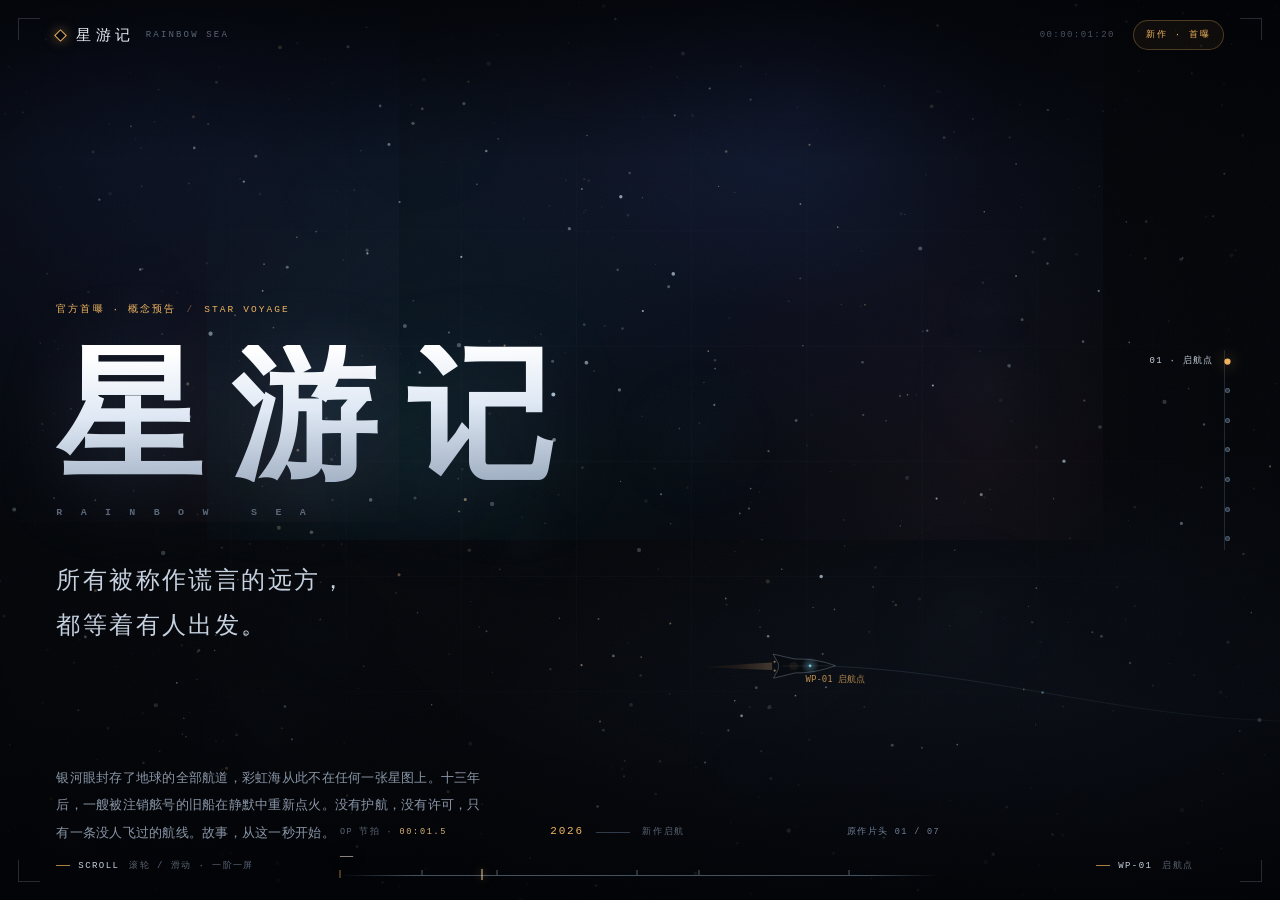
<file: v2/index.html>
<!DOCTYPE html>
<html lang="zh-CN">
<head>
<meta charset="utf-8">
<meta name="viewport" content="width=device-width, initial-scale=1, viewport-fit=cover">
<meta name="theme-color" content="#05070b">
<title>星游记 · 新作启航 | RAINBOW SEA</title>
<meta name="description" content="星游记新作发布概念站：国王号沿一条未登记的航线，从启航点飞向彩虹海。七屏滚动叙事，程序化星海与航线可视化。">
<link rel="stylesheet" href="assets/css/site.css">
<link rel="stylesheet" href="assets/css/op.css">
</head>
<body class="is-booting">

<div class="stage" id="stage">

  <!-- 程序化星海与航线 -->
  <canvas id="space" class="layer-space" aria-hidden="true"></canvas>
  <canvas id="vfx" class="layer-vfx" aria-hidden="true"></canvas>
  <div class="layer-grid" aria-hidden="true"></div>
  <div class="layer-grain" aria-hidden="true"></div>
  <div class="layer-vignette" aria-hidden="true"></div>

  <header class="topbar">
    <div class="brand">
      <span class="brand-mark" aria-hidden="true"></span>
      <span class="brand-cn">星游记</span>
      <span class="brand-en">RAINBOW SEA</span>
    </div>
    <div class="topbar-meta">
      <span class="tc" id="timecode" aria-hidden="true">00:00:00:00</span>
      <span class="chip">新作 · 首曝</span>
    </div>
  </header>

  <!-- 极简航点刻度，不是传统导航栏 -->
  <nav class="rail" aria-label="航点索引">
    <span class="rail-line" aria-hidden="true"><i id="railFill"></i></span>
    <ol class="rail-dots" id="railDots"></ol>
  </nav>

  <div class="hud" aria-hidden="true">
    <div class="hud-left">
      <span class="hud-key">SCROLL</span>
      <span class="hud-text">滚轮 / 滑动 · 一阶一屏</span>
    </div>
    <div class="hud-right">
      <span class="hud-key" id="wpCode">WP-01</span>
      <span class="hud-text" id="wpName">启航点</span>
    </div>
  </div>

  <main id="screens">

    <!-- 01 开场 -->
    <section class="screen screen-open is-active" id="s1" data-name="启航点" data-cam="0.52" data-anchor="0.60" aria-label="第一屏：开场">
      <div class="wrap open-wrap">
        <p class="eyebrow" data-reveal style="--d:80ms">官方首曝 · 概念预告<span class="sep">/</span>STAR VOYAGE</p>
        <h1 class="logo" data-reveal style="--d:180ms">
          <span class="logo-cn">星游记</span>
          <span class="logo-en">R A I N B O W &nbsp; S E A</span>
        </h1>
        <p class="tagline" data-reveal style="--d:320ms">所有被称作谎言的远方，<br>都等着有人出发。</p>
        <div class="open-foot">
          <p class="body" data-reveal style="--d:420ms">银河眼封存了地球的全部航道，彩虹海从此不在任何一张星图上。十三年后，一艘被注销舷号的旧船在静默中重新点火。没有护航，没有许可，只有一条没人飞过的航线。故事，从这一秒开始。</p>
          <div class="open-sig" data-reveal style="--d:500ms">
            <span class="sig-year">2026</span>
            <span class="sig-line" aria-hidden="true"></span>
            <span class="sig-cn">新作启航</span>
          </div>
        </div>
      </div>
      <div class="frame-corners" aria-hidden="true"><i></i><i></i><i></i><i></i></div>
    </section>

    <!-- 02 世界与势力 -->
    <section class="screen screen-world" id="s2" data-name="星海公约环" data-cam="0.70" data-anchor="0.74" aria-label="第二屏：世界与势力">
      <div class="wrap grid-world">
        <div class="col-text">
          <p class="eyebrow" data-reveal>势力 · 星海公约</p>
          <h2 class="h2" data-reveal style="--d:60ms">星海纪年</h2>
          <div class="rule" data-reveal style="--d:120ms"><i></i><span>YEAR 13 · AFTER THE SILENCE</span></div>
          <p class="body" data-reveal style="--d:180ms">星际联盟维持着星系之间的航线与贸易，银河眼以五色眼之名接管了所有未经许可的跃迁，黑旗在边缘星域劫掠商船，自由者游走在三方之外。所有人都在争夺同一件东西：一张能把船带到彩虹海的坐标。</p>

          <div class="gate gate--sm" data-slot="02" data-src="../assets/media/02_world.mp4" style="--d:240ms">
            <div class="gate-frame">
              <span class="gate-corner tl"></span><span class="gate-corner tr"></span><span class="gate-corner bl"></span><span class="gate-corner br"></span>
              <span class="gate-sweep" aria-hidden="true"></span>
              <span class="gate-cross" aria-hidden="true"></span>
              <div class="gate-mark">位 02</div>
              <div class="gate-center">
                <strong>世界观片段</strong>
                <span>16:9 · 8–15s · 官方 PV 待接入</span>
              </div>
              <div class="gate-foot"><span>02_world.mp4</span><span>AWAITING FOOTAGE</span></div>
            </div>
          </div>
        </div>

        <div class="col-figure" data-reveal style="--d:220ms">
          <div class="fig-head"><span>势力关系 / FACTION MAP</span><span>SCALE · 1 : ∞</span></div>
          <div class="fig-canvas">
            <svg class="faction" viewBox="0 0 640 520" role="img" aria-label="势力关系图：星际联盟、银河眼、黑旗、自由者围绕未登记的彩虹海坐标对峙">
              <defs>
                <radialGradient id="eyeGlow" cx="50%" cy="50%" r="50%">
                  <stop offset="0%" stop-color="#f0b45f" stop-opacity=".28"/>
                  <stop offset="100%" stop-color="#f0b45f" stop-opacity="0"/>
                </radialGradient>
                <linearGradient id="seaGlow" x1="0" y1="0" x2="0" y2="1">
                  <stop offset="0%" stop-color="#8fe4ff" stop-opacity=".85"/>
                  <stop offset="100%" stop-color="#8fe4ff" stop-opacity=".15"/>
                </linearGradient>
              </defs>

              <g class="faction-grid" aria-hidden="true">
                <line x1="0" y1="130" x2="640" y2="130"/><line x1="0" y1="260" x2="640" y2="260"/>
                <line x1="0" y1="390" x2="640" y2="390"/><line x1="160" y1="0" x2="160" y2="520"/>
                <line x1="320" y1="0" x2="320" y2="520"/><line x1="480" y1="0" x2="480" y2="520"/>
              </g>

              <g class="edges" aria-hidden="true">
                <path class="edge edge--conflict" d="M188 158 Q 300 92 408 128"/>
                <text class="edge-label" x="300" y="92">封锁 / BLOCKADE</text>
                <path class="edge edge--conflict" d="M168 190 Q 120 280 132 358"/>
                <text class="edge-label" x="92" y="282">对峙 / STANDOFF</text>
                <path class="edge edge--conflict" d="M452 176 Q 468 288 434 378"/>
                <text class="edge-label" x="486" y="284">禁航 / NO-GO</text>
                <path class="edge edge--trade" d="M186 402 Q 300 448 402 414"/>
                <text class="edge-label" x="272" y="452">借道 / PASSAGE</text>
                <path class="edge edge--bounty" d="M412 170 Q 232 260 178 396"/>
                <text class="edge-label" x="262" y="322">悬赏 / BOUNTY</text>
                <path class="edge edge--dash" d="M402 436 Q 356 452 328 452"/>
              </g>

              <g class="node node--league" transform="translate(152,152)">
                <circle class="n-halo" r="56"/><circle class="n-ring" r="40"/><circle class="n-core" r="3"/>
                <text class="n-cn" y="-58">星际联盟</text><text class="n-en" y="-44">INTERSTELLAR LEAGUE</text>
              </g>

              <g class="node node--eye" transform="translate(470,140)">
                <circle class="n-halo n-halo--warm" r="86" fill="url(#eyeGlow)"/>
                <circle class="n-ring n-ring--warm" r="58"/>
                <circle class="n-ring n-ring--thin" r="72"/>
                <g class="five-eyes" aria-hidden="true">
                  <circle cx="-30" cy="-16" r="2.4"/><circle cx="-12" cy="-34" r="2.4"/>
                  <circle cx="18" cy="-32" r="2.4"/><circle cx="34" cy="-8" r="2.4"/><circle cx="6" cy="4" r="2.4"/>
                </g>
                <text class="n-cn" y="-88">银河眼</text><text class="n-en" y="-74">MILKY WAY EYE</text>
              </g>

              <g class="node node--black" transform="translate(120,400)">
                <circle class="n-halo" r="46"/><circle class="n-ring n-ring--dash" r="32"/>
                <text class="n-cn" y="-50">黑旗</text><text class="n-en" y="-36">BLACK FLAG</text>
              </g>

              <g class="node node--free" transform="translate(430,420)">
                <circle class="n-halo" r="50"/><circle class="n-ring n-ring--dash" r="36"/>
                <text class="n-cn" y="-54">自由者</text><text class="n-en" y="-40">FREE RUNNERS</text>
              </g>

              <g class="node node--sea" transform="translate(300,452)">
                <polygon class="n-diamond" points="0,-26 26,0 0,26 -26,0"/>
                <text class="n-cn n-cn--sea" y="42">彩虹海 · 未登记坐标</text>
              </g>

              <text class="fig-note" x="16" y="508">DIAGRAM 02 — 关系非军事同盟，仅表示航线权限与冲突方向</text>
            </svg>
          </div>
          <div class="fig-foot">
            <span><i class="lg lg--solid"></i>对峙</span>
            <span><i class="lg lg--dash"></i>封锁 / 禁航</span>
            <span><i class="lg lg--trade"></i>借道</span>
            <span><i class="lg lg--diamond"></i>未登记坐标</span>
          </div>
        </div>
      </div>
    </section>

    <!-- 03 三个主角 -->
    <section class="screen screen-cast" id="s3" data-name="亚亚罗残环" data-cam="0.46" data-anchor="0.46" aria-label="第三屏：三位主角">
      <div class="wrap grid-cast">
        <div class="cast-left">
          <p class="eyebrow" data-reveal>人物 · 国王号编制 03</p>
          <h2 class="h2" data-reveal style="--d:60ms">三人 · 一条航线</h2>
          <p class="lead" data-reveal style="--d:120ms">没有一支舰队，只有三个人，互相补上对方缺的那一块。</p>

          <div class="cast">
            <article class="cast-item" data-reveal style="--d:180ms">
              <div class="cast-top"><span class="cast-no">01</span><span class="cast-role">前舱 · 战斗</span></div>
              <h3 class="cast-name">麦当</h3>
              <p class="cast-desc">地球少年。父亲麦林带队驶向彩虹海后再无回音，他继承了那根拉面金箍棒，也继承了整个银河眼都不承认的约定。</p>
            </article>
            <article class="cast-item" data-reveal style="--d:240ms">
              <div class="cast-top"><span class="cast-no">02</span><span class="cast-role">领航 · 星图</span></div>
              <h3 class="cast-name">笛亚</h3>
              <p class="cast-desc">太阳系最后一位星学家。她能读懂星图上的空白，负责为国王号找到那条没有航标的路。</p>
            </article>
            <article class="cast-item" data-reveal style="--d:300ms">
              <div class="cast-top"><span class="cast-no">03</span><span class="cast-role">舰长 · 亚亚罗</span></div>
              <h3 class="cast-name">咕咚·萌西</h3>
              <p class="cast-desc">亚亚罗的国王。丢了王座，也丢了回家的坐标，只剩这艘国王号，和一句没说完的加冕誓词。</p>
            </article>
          </div>
        </div>

        <div class="cast-right">
          <div class="gate gate--lg" data-slot="03" data-src="../assets/media/03_cast.mp4" data-reveal style="--d:260ms">
            <div class="gate-frame">
              <span class="gate-corner tl"></span><span class="gate-corner tr"></span><span class="gate-corner bl"></span><span class="gate-corner br"></span>
              <span class="gate-sweep" aria-hidden="true"></span>
              <span class="gate-cross" aria-hidden="true"></span>
              <div class="gate-mark">位 03</div>
              <div class="gate-center">
                <strong>主角片段</strong>
                <span>16:9 · 6–12s · 官方人物 PV 待接入</span>
              </div>
              <div class="gate-foot"><span>03_cast.mp4</span><span>AWAITING FOOTAGE</span></div>
            </div>
          </div>
          <div class="cast-meta" data-reveal style="--d:320ms">
            <span>CAST · 03</span>
            <span>2 人 + 1 舰长</span>
            <span>无护航编队</span>
          </div>
        </div>
      </div>
    </section>

    <!-- 04 国王号 -->
    <section class="screen screen-ship" id="s4" data-name="封锁线外" data-cam="0.95" data-anchor="0.34" aria-label="第四屏：国王号">
      <div class="wrap grid-ship">
        <div class="ship-left">
          <p class="eyebrow" data-reveal>旗舰 · 亚亚罗王船</p>
          <h2 class="h2 h2--latin" data-reveal style="--d:60ms">国王号<span>KING'S VESSEL / AR-01</span></h2>
          <div class="rule" data-reveal style="--d:120ms"><i></i><span>HULL 214M · CLASS KING</span></div>
          <p class="body" data-reveal style="--d:160ms">亚亚罗最后的一艘王船。外壳沿用加冕礼的旧装甲，动力舱却被改成了彩虹石共鸣阵列。它不擅长战斗，只擅长在别人认定没有路的地方，飞出一条路来。</p>

          <dl class="specs" data-reveal style="--d:220ms">
            <div><dt>舷号</dt><dd>AR-01</dd></div>
            <div><dt>全长</dt><dd>214<span>m</span></dd></div>
            <div><dt>巡航</dt><dd>0.87<span>c</span></dd></div>
            <div><dt>跃迁</dt><dd>三级</dd></div>
            <div><dt>编制</dt><dd>03<span>人</span></dd></div>
            <div><dt>动力</dt><dd>彩虹石共鸣</dd></div>
          </dl>

          <div class="gate gate--sm gate--ship" data-slot="04" data-src="../assets/media/04_ship.mp4" data-reveal style="--d:280ms">
            <div class="gate-frame">
              <span class="gate-corner tl"></span><span class="gate-corner tr"></span><span class="gate-corner bl"></span><span class="gate-corner br"></span>
              <span class="gate-sweep" aria-hidden="true"></span>
              <span class="gate-cross" aria-hidden="true"></span>
              <div class="gate-mark">位 04</div>
              <div class="gate-center">
                <strong>船体镜头</strong>
                <span>16:9 · 8–15s · 官方船设片段待接入</span>
              </div>
              <div class="gate-foot"><span>04_ship.mp4</span><span>AWAITING FOOTAGE</span></div>
            </div>
          </div>
        </div>

        <div class="ship-right" data-reveal style="--d:240ms">
          <div class="panel">
            <div class="panel-head">
              <span>航线 / FLIGHT PLAN</span><span>06 段</span>
            </div>
            <svg class="route-mini" viewBox="0 0 420 360" role="img" aria-label="国王号航线图：启航点、星海公约环、亚亚罗残环、封锁线、跃迁窗口、彩虹海">
              <g class="rm-grid" aria-hidden="true">
                <line x1="40" y1="40" x2="380" y2="40"/><line x1="40" y1="140" x2="380" y2="140"/>
                <line x1="40" y1="240" x2="380" y2="240"/><line x1="40" y1="320" x2="380" y2="320"/>
                <line x1="40" y1="40" x2="40" y2="320"/><line x1="156" y1="40" x2="156" y2="320"/>
                <line x1="272" y1="40" x2="272" y2="320"/><line x1="380" y1="40" x2="380" y2="320"/>
              </g>
              <path class="rm-path" d="M54 300 C 120 280, 132 214, 186 196 S 268 236, 300 160 S 332 80, 372 62"/>
              <g class="rm-nodes">
                <g transform="translate(54,300)"><circle r="3.5"/><text x="8" y="14">WP-01 启航</text></g>
                <g transform="translate(186,196)"><circle r="2.5"/><text x="8" y="14">WP-02 公约环</text></g>
                <g transform="translate(252,208)"><circle r="2.5"/><text x="8" y="-10">WP-03 残环</text></g>
                <g transform="translate(300,160)"><circle r="5" class="hot"/><text x="10" y="4">WP-04 封锁线</text></g>
                <g transform="translate(336,104)"><circle r="2.5"/><text x="10" y="-6">WP-05 跃迁窗口</text></g>
                <g transform="translate(372,62)"><circle r="3.5" class="end"/><text x="-92" y="-10">WP-06 彩虹海</text></g>
              </g>
              <text class="rm-note" x="54" y="340">航线未登记 · 坐标由领航员手绘</text>
            </svg>
            <div class="panel-foot">
              <span>当前航点</span><span class="hot">WP-04 · 封锁线外</span>
            </div>
          </div>
        </div>
      </div>
    </section>

    <!-- 05 故事与冲突 -->
    <section class="screen screen-story" id="s5" data-name="跃迁窗口" data-cam="0.72" data-anchor="0.68" aria-label="第五屏：故事与冲突">
      <div class="wrap story-wrap">
        <div class="story-head">
          <p class="eyebrow" data-reveal>主线 · 封锁线之外</p>
          <h2 class="h2 h2--story" data-reveal style="--d:60ms">没有航标的海</h2>
        </div>

        <div class="story-grid">
          <div class="beats">
            <div class="beat" data-reveal style="--d:140ms">
              <span class="beat-t">T-72:00</span>
              <div><h4>封锁线合拢</h4><p>五色眼接管全部跃迁窗口，所有未登记航线判定为敌。</p></div>
            </div>
            <div class="beat" data-reveal style="--d:200ms">
              <span class="beat-t">T-48:00</span>
              <div><h4>静默离港</h4><p>国王号关闭应答器，脱离联盟航线，从民用航道下潜。</p></div>
            </div>
            <div class="beat" data-reveal style="--d:260ms">
              <span class="beat-t">T-00:00</span>
              <div><h4>彩虹石共振</h4><p>航线在船首折叠，前方没有星图，也没有可以返航的路。</p></div>
            </div>
          </div>

          <div class="story-side">
            <p class="body" data-reveal style="--d:300ms">银河眼把彩虹海从星图上抹去，并宣布任何接近该坐标的船只将被直接击落。国王号必须在封锁线合拢之前穿过第三跃迁窗口，而船上的三个人，各自藏着一个不能说的目的地。</p>
            <div class="alert" data-reveal style="--d:360ms">
              <span class="alert-dot" aria-hidden="true"></span>
              <span>航道状态 · 已关闭</span>
              <span class="alert-code">ERR 404 / UNCHARTED</span>
            </div>
          </div>
        </div>

        <div class="marquee" aria-hidden="true">
          <div class="marquee-track">
            <span>封锁线</span><i>◆</i><span>静默航行</span><i>◆</i><span>未登记坐标</span><i>◆</i><span>五色眼接管</span><i>◆</i><span>第三跃迁窗口</span><i>◆</i><span>禁止返航</span><i>◆</i>
            <span>封锁线</span><i>◆</i><span>静默航行</span><i>◆</i><span>未登记坐标</span><i>◆</span><span>五色眼接管</span><i>◆</i><span>第三跃迁窗口</span><i>◆</i><span>禁止返航</span><i>◆</i>
          </div>
        </div>
      </div>
    </section>

    <!-- 06 程序化视觉 -->
    <section class="screen screen-vfx" id="s6" data-name="共振 · 跃迁" data-cam="0.60" data-anchor="0.55" aria-label="第六屏：程序化视觉展示">
      <div class="wrap vfx-wrap">
        <div class="vfx-top">
          <p class="eyebrow" data-reveal>程序化视觉<span class="sep">/</span>无实拍素材</p>
        </div>
        <h2 class="vfx-title" data-reveal style="--d:80ms">
          <span class="vfx-cn">跃迁</span>
          <span class="vfx-en">T R A N S I T</span>
        </h2>
        <div class="vfx-bottom">
          <div class="telemetry" data-reveal style="--d:240ms">
            <div><span>FPS</span><b id="tFps">--</b></div>
            <div><span>PARTICLES</span><b id="tParticles">--</b></div>
            <div><span>共振</span><b>97.3%</b></div>
            <div><span>坐标</span><b>未登记</b></div>
          </div>
          <p class="body vfx-body" data-reveal style="--d:300ms">当彩虹石与旧装甲共振，航线会在瞬间折叠。这一屏没有实拍素材：所有粒子、轨迹与光斑都由本地代码实时生成，随帧率呼吸。</p>
        </div>
      </div>

      <div class="gate gate--dock" data-slot="06" data-src="../assets/media/06_vfx.mp4" data-reveal style="--d:360ms">
        <div class="gate-frame">
          <span class="gate-corner tl"></span><span class="gate-corner tr"></span><span class="gate-corner bl"></span><span class="gate-corner br"></span>
          <span class="gate-sweep" aria-hidden="true"></span>
          <span class="gate-cross" aria-hidden="true"></span>
          <div class="gate-mark">位 06</div>
          <div class="gate-center">
            <strong>特效片段（可选）</strong>
            <span>16:9 · 6–10s · 官方 VFX 待接入</span>
          </div>
          <div class="gate-foot"><span>06_vfx.mp4</span><span>OPTIONAL</span></div>
        </div>
      </div>
    </section>

    <!-- 07 CTA -->
    <section class="screen screen-cta" id="s7" data-name="彩虹海" data-cam="0.40" data-anchor="0.54" aria-label="第七屏：上映与预约">
      <div class="wrap cta-wrap">
        <p class="eyebrow" data-reveal>终点 · 彩虹海坐标<span class="sep">/</span>COORD. UNLISTED</p>
        <h2 class="cta-title" data-reveal style="--d:70ms">出发的人，<br><em>从来不算少数。</em></h2>

        <div class="cta-grid">
          <p class="body" data-reveal style="--d:160ms">国王号已经越过封锁线。接下来的航段不在任何星图上，也不在任何人的许可里。如果你也曾被说过「那只是谎言」，这一程，算你一个。</p>

          <div class="release" data-reveal style="--d:220ms">
            <div class="release-head"><span>上映信息</span><span>信息位 · 待官宣</span></div>
            <dl>
              <div><dt>档期</dt><dd>待官宣</dd></div>
              <div><dt>发行</dt><dd>星海计划</dd></div>
              <div><dt>制式</dt><dd>IMAX · 中国巨幕</dd></div>
              <div><dt>预约</dt><dd>通道未开启</dd></div>
            </dl>
          </div>
        </div>

        <div class="cta-row" data-reveal style="--d:300ms">
          <button class="btn btn--primary" id="ctaBook" type="button">
            <span>预约启航</span>
            <i aria-hidden="true">→</i>
          </button>
          <button class="btn btn--ghost" id="ctaTop" type="button">返回起点</button>
        </div>

        <p class="footnote" data-reveal style="--d:380ms">概念演示站点 · 非官方发布物料 · 文案与视觉为原创设计，不含官方素材</p>
      </div>
      <div class="cta-glow" aria-hidden="true"></div>
    </section>

  </main>

  <div class="toast" id="toast" role="status" aria-live="polite"></div>

  <div class="boot" id="boot" aria-hidden="true"><span></span></div>
</div>

<noscript>
  <div class="nojs">本站需要 JavaScript 才能呈现分屏叙事。<br>请在支持脚本的浏览器中打开。</div>
</noscript>

<script src="assets/js/site.js"></script>
<script src="assets/js/op.js"></script>
</body>
</html>
</file>
<file: assets/css/site.css>
/* =========================================================
   星游记 · 新作启航 — 单页分屏叙事
   手写样式，无外链、无网络字体
   ========================================================= */

:root{
  --bg:#05070b;
  --bg-2:#080b12;
  --ink:#e9eff8;
  --ink-2:#c6d1e0;
  --muted:#8a97a8;
  --dim:#5b6675;
  --line:rgba(154,186,220,.16);
  --line-soft:rgba(154,186,220,.08);
  --amber:#f0b45f;
  --amber-soft:rgba(240,180,95,.5);
  --cyan:#87e0f4;
  --violet:#a99cf5;
  --red:#e0735a;
  --ease:cubic-bezier(.22,.61,.36,1);
  --gutter:clamp(22px,4.4vw,72px);
  --sans:"PingFang SC","Microsoft YaHei UI","Microsoft YaHei","Hiragino Sans GB","Noto Sans SC",system-ui,sans-serif;
  --display:"Source Han Serif SC","Noto Serif SC","Songti SC","STSong","SimSun",serif;
  --mono:"SFMono-Regular","JetBrains Mono","Consolas","Courier New",monospace;
}

*,*::before,*::after{box-sizing:border-box;}
html,body{height:100%;}
html{-webkit-text-size-adjust:100%;}
body{
  margin:0;background:var(--bg);color:var(--ink);
  font-family:var(--sans);font-size:14px;line-height:1.8;
  overflow:hidden;overscroll-behavior:none;
  -webkit-font-smoothing:antialiased;
  text-rendering:optimizeLegibility;
}
h1,h2,h3,h4,p,dl,dt,dd,ol,ul{margin:0;}
ol,ul{padding:0;list-style:none;}
button{font:inherit;color:inherit;}
::selection{background:rgba(240,180,95,.28);color:#fff;}

/* ---------- 舞台与图层 ---------- */
.stage{
  position:fixed;inset:0;overflow:hidden;
  background:
    radial-gradient(120% 80% at 12% 6%, #0d1424 0%, rgba(8,11,18,0) 55%),
    radial-gradient(90% 70% at 88% 92%, #101724 0%, rgba(5,7,11,0) 60%),
    var(--bg);
  touch-action:none;
}
.layer-space,.layer-vfx{position:absolute;inset:0;width:100%;height:100%;display:block;}
.layer-space{z-index:0;}
.layer-vfx{z-index:1;opacity:0;transition:opacity .6s var(--ease);}
.layer-vfx.is-on{opacity:1;}
.layer-grid{
  position:absolute;inset:0;z-index:2;pointer-events:none;opacity:.55;
  background-image:
    linear-gradient(to right,rgba(150,190,230,.055) 1px,transparent 1px),
    linear-gradient(to bottom,rgba(150,190,230,.055) 1px,transparent 1px);
  background-size:clamp(80px,9vw,130px) clamp(80px,9vw,130px);
  mask-image:radial-gradient(ellipse 75% 65% at 50% 48%,#000 25%,transparent 78%);
  -webkit-mask-image:radial-gradient(ellipse 75% 65% at 50% 48%,#000 25%,transparent 78%);
}
.layer-grain{
  position:absolute;inset:-40%;z-index:3;pointer-events:none;opacity:.05;
  background-image:url("data:image/svg+xml,%3Csvg xmlns='http://www.w3.org/2000/svg' width='160' height='160'%3E%3Cfilter id='n'%3E%3CfeTurbulence type='fractalNoise' baseFrequency='.82' numOctaves='3' stitchTiles='stitch'/%3E%3C/filter%3E%3Crect width='160' height='160' filter='url(%23n)' opacity='.6'/%3E%3C/svg%3E");
}
@keyframes grain{
  0%{transform:translate3d(0,0,0)}20%{transform:translate3d(-3%,2%,0)}
  40%{transform:translate3d(2%,-3%,0)}60%{transform:translate3d(-2%,-1%,0)}
  80%{transform:translate3d(3%,2%,0)}100%{transform:translate3d(0,0,0)}
}
.layer-vignette{
  position:absolute;inset:0;z-index:4;pointer-events:none;
  background:
    radial-gradient(ellipse 78% 70% at 50% 46%,transparent 34%,rgba(2,3,6,.62) 100%),
    linear-gradient(to bottom,rgba(2,3,6,.72) 0%,transparent 18%,transparent 78%,rgba(2,3,6,.8) 100%);
}

/* ---------- 顶栏 ---------- */
.topbar{
  position:absolute;top:0;left:0;right:0;z-index:20;
  display:flex;align-items:center;justify-content:space-between;
  padding:20px var(--gutter);pointer-events:none;
  font-family:var(--mono);
}
.brand{display:flex;align-items:center;gap:11px;font-size:10px;letter-spacing:.18em;color:var(--ink-2);}
.brand-mark{width:9px;height:9px;border:1px solid var(--amber);transform:rotate(45deg);box-shadow:0 0 12px rgba(240,180,95,.5);}
.brand-cn{font-family:var(--display);font-size:15px;letter-spacing:.3em;color:var(--ink);}
.brand-en{color:var(--dim);font-size:9px;letter-spacing:.24em;}
.topbar-meta{display:flex;align-items:center;gap:18px;font-size:9px;letter-spacing:.16em;color:var(--dim);}
.tc{font-variant-numeric:tabular-nums;opacity:.8;}
.chip{
  padding:6px 12px;border:1px solid rgba(240,180,95,.28);color:var(--amber);
  letter-spacing:.2em;background:rgba(240,180,95,.05);border-radius:999px;
}

/* ---------- 航点刻度 ---------- */
.rail{
  position:absolute;right:calc(var(--gutter) - 6px);top:50%;z-index:22;
  transform:translateY(-50%);display:flex;align-items:center;
  height:200px;
}
.rail-line{position:absolute;right:5px;top:0;bottom:0;width:1px;background:rgba(154,186,220,.18);}
.rail-line i{display:block;width:1px;height:0;background:linear-gradient(to bottom,transparent,var(--amber));transition:height .6s var(--ease);}
.rail-dots{display:flex;flex-direction:column;justify-content:space-between;height:100%;align-items:flex-end;gap:0;}
.rail-dots button{
  position:relative;display:flex;align-items:center;justify-content:flex-end;gap:9px;
  width:12px;height:22px;padding:0;border:0;background:none;cursor:pointer;
}
.rail-dots button::after{
  content:"";width:5px;height:5px;border-radius:50%;
  background:#28313d;border:1px solid rgba(154,186,220,.35);transition:all .3s var(--ease);
}
.rail-dots button:hover::after{background:var(--ink);border-color:var(--ink);}
.rail-dots button.is-on::after{background:var(--amber);border-color:var(--amber);box-shadow:0 0 12px rgba(240,180,95,.7);transform:scale(1.25);}
.rail-dots button span{
  position:absolute;right:16px;white-space:nowrap;font-family:var(--mono);
  font-size:9px;letter-spacing:.14em;color:var(--dim);
  opacity:0;transform:translateX(6px);transition:all .3s var(--ease);pointer-events:none;
}
.rail-dots button:hover span,.rail-dots button.is-on span{opacity:1;transform:none;color:var(--ink-2);}
.rail-dots button:focus-visible{outline:1px solid var(--amber);outline-offset:4px;}

/* ---------- HUD ---------- */
.hud{
  position:absolute;left:var(--gutter);right:calc(var(--gutter) + 30px);bottom:clamp(16px,3vh,26px);
  z-index:18;display:flex;justify-content:space-between;align-items:flex-end;
  font-family:var(--mono);font-size:9px;letter-spacing:.16em;
  color:var(--dim);pointer-events:none;
}
.hud-left,.hud-right{display:flex;align-items:baseline;gap:10px;}
.hud-key{color:var(--ink-2);}
.hud-key::before{content:"";display:inline-block;width:14px;height:1px;background:var(--amber);vertical-align:middle;margin-right:8px;opacity:.7;}

/* ---------- 屏幕基础 ---------- */
main{position:absolute;inset:0;z-index:10;}
.screen{
  position:absolute;inset:0;display:flex;align-items:center;
  padding:calc(58px + 3vh) 0 clamp(44px,6vh,64px);
  opacity:0;visibility:hidden;pointer-events:none;
  transform:scale(.962) translate3d(0,12px,0);
  transition:opacity .52s var(--ease),transform .66s var(--ease),visibility 0s linear .66s;
  will-change:opacity,transform;
}
.screen.is-active{
  opacity:1;visibility:visible;pointer-events:auto;transform:none;
  transition-delay:0s;z-index:2;
}
.screen.is-leaving{
  opacity:0;transform:scale(1.045) translate3d(0,-8px,0);
  visibility:visible;transition:opacity .46s var(--ease),transform .66s var(--ease),visibility 0s linear .66s;
  z-index:1;
}
.wrap{position:relative;width:100%;max-width:1400px;margin:0 auto;padding:0 calc(var(--gutter) + 26px) 0 var(--gutter);}

[data-reveal]{
  opacity:0;transform:translate3d(0,18px,0);
  transition:opacity .62s var(--ease),transform .72s var(--ease);
}
.is-active [data-reveal]{opacity:1;transform:none;transition-delay:var(--d,0ms);}

.eyebrow{
  display:flex;align-items:center;gap:10px;flex-wrap:wrap;
  font-family:var(--mono);font-size:9.5px;letter-spacing:.22em;color:var(--amber);
  text-transform:uppercase;
}
.eyebrow .sep{color:rgba(240,180,95,.45);}
.h2{
  margin-top:18px;font-family:var(--display);font-weight:600;
  font-size:clamp(34px,4.4vw,62px);line-height:1.1;letter-spacing:.08em;
  color:var(--ink);
}
.h2 span{display:block;font-family:var(--mono);font-size:10px;letter-spacing:.3em;color:var(--dim);margin-top:14px;}
.body{
  color:var(--muted);font-size:clamp(12.5px,1.02vw,14px);line-height:2.1;
  letter-spacing:.02em;max-width:470px;
}
.rule{display:flex;align-items:center;gap:14px;margin:22px 0 20px;font-family:var(--mono);font-size:8.5px;letter-spacing:.2em;color:var(--dim);}
.rule i{display:block;width:44px;height:1px;background:linear-gradient(to right,var(--amber),transparent);}

/* ---------- 01 开场 ---------- */
.open-wrap{display:flex;flex-direction:column;justify-content:center;min-height:100%;padding-top:2vh;}
.logo{margin:26px 0 0;display:flex;flex-direction:column;}
.logo-cn{
  font-family:var(--sans);font-weight:700;
  font-size:clamp(58px,11.4vw,164px);line-height:.94;letter-spacing:.2em;
  background:linear-gradient(178deg,#ffffff 6%,#dfe8f4 42%,#8b9cb2 100%);
  -webkit-background-clip:text;background-clip:text;color:transparent;
  filter:drop-shadow(0 12px 40px rgba(140,190,255,.14));
  animation:powerOn .9s steps(1,end) both;
}
@keyframes powerOn{
  0%{opacity:.15;filter:blur(6px) drop-shadow(0 0 20px rgba(140,190,255,.2))}
  12%{opacity:.6;filter:blur(2px)}
  24%{opacity:.25}
  38%{opacity:.9;filter:blur(1px)}
  52%{opacity:.55}
  100%{opacity:1;filter:blur(0) drop-shadow(0 12px 40px rgba(140,190,255,.14))}
}
.logo-en{margin-top:22px;font-family:var(--mono);font-size:clamp(8px,.78vw,11px);letter-spacing:.62em;color:var(--dim);}
.tagline{
  margin-top:clamp(22px,4vh,40px);font-family:var(--display);font-weight:500;
  font-size:clamp(19px,1.9vw,28px);line-height:1.85;letter-spacing:.1em;color:var(--ink-2);
  text-wrap:balance;
}
.open-foot{
  position:absolute;left:var(--gutter);bottom:0;display:flex;align-items:flex-end;gap:clamp(24px,5vw,80px);
}
.open-foot .body{max-width:430px;text-wrap:pretty;}
.open-sig{display:flex;align-items:center;gap:12px;font-family:var(--mono);font-size:9px;letter-spacing:.2em;color:var(--dim);padding-bottom:4px;}
.sig-year{color:var(--amber);font-size:11px;}
.sig-line{width:34px;height:1px;background:rgba(154,186,220,.3);}
.frame-corners{position:absolute;inset:18px;pointer-events:none;}
.frame-corners i{position:absolute;width:22px;height:22px;border:1px solid rgba(200,220,240,.18);}
.frame-corners i:nth-child(1){left:0;top:0;border-right:0;border-bottom:0;}
.frame-corners i:nth-child(2){right:0;top:0;border-left:0;border-bottom:0;}
.frame-corners i:nth-child(3){left:0;bottom:0;border-right:0;border-top:0;}
.frame-corners i:nth-child(4){right:0;bottom:0;border-left:0;border-top:0;}

/* ---------- 02 世界 ---------- */
.grid-world{display:grid;grid-template-columns:minmax(320px,.86fr) minmax(420px,1.14fr);gap:clamp(28px,4vw,74px);align-items:center;}
.col-text{padding-top:6px;}
.col-text .body{margin-top:2px;max-width:440px;}
.col-figure{position:relative;border-left:1px solid var(--line-soft);padding-left:clamp(20px,3vw,40px);}
.fig-head,.fig-foot{
  display:flex;justify-content:space-between;gap:12px;flex-wrap:wrap;
  font-family:var(--mono);font-size:8.5px;letter-spacing:.18em;color:var(--dim);
}
.fig-head{padding-bottom:10px;border-bottom:1px solid var(--line-soft);}
.fig-canvas{position:relative;padding:6px 0 2px;}
.faction{width:100%;height:auto;max-height:min(46vh,430px);display:block;overflow:visible;}
.faction-grid line{stroke:rgba(150,190,230,.085);stroke-width:1;}
.edges .edge{fill:none;stroke-width:1;opacity:0;}
.is-active .edges .edge{animation:edgeIn 1.1s var(--ease) forwards;}
.edges .edge--conflict{stroke:rgba(224,115,90,.55);}
.edges .edge--trade{stroke:rgba(135,224,244,.42);}
.edges .edge--bounty{stroke:rgba(169,156,245,.38);stroke-dasharray:2 5;}
.edges .edge--dash{stroke:rgba(240,180,95,.5);stroke-dasharray:3 6;}
@keyframes edgeIn{from{opacity:0}to{opacity:1}}
.edge-label{
  font-family:var(--mono);font-size:8px;letter-spacing:.12em;fill:rgba(150,170,195,.72);
  paint-order:stroke;stroke:#05070b;stroke-width:4px;stroke-linejoin:round;
}
.node{opacity:0;}
.is-active .node{animation:nodeIn 1s var(--ease) forwards;}
.is-active .node--league{animation-delay:.2s}.is-active .node--eye{animation-delay:.32s}
.is-active .node--black{animation-delay:.44s}.is-active .node--free{animation-delay:.52s}
.is-active .node--sea{animation-delay:.64s}
@keyframes nodeIn{from{opacity:0}to{opacity:1}}
.n-halo{fill:rgba(140,190,230,.05);stroke:rgba(154,186,220,.16);stroke-width:1;}
.n-halo--warm{fill:url(#eyeGlow);stroke:rgba(240,180,95,.2);}
.n-ring{fill:none;stroke:rgba(154,186,220,.32);stroke-width:1;}
.n-ring--warm{stroke:rgba(240,180,95,.5);}
.n-ring--thin{stroke:rgba(240,180,95,.18);stroke-dasharray:2 6;}
.n-ring--dash{stroke-dasharray:2 5;stroke:rgba(154,186,220,.28);}
.n-core{fill:var(--amber);}
.n-diamond{fill:none;stroke:rgba(240,180,95,.6);stroke-width:1;stroke-dasharray:4 5;}
.n-cn{font-family:var(--display);font-size:15px;letter-spacing:.14em;fill:rgba(232,240,250,.9);text-anchor:middle;}
.n-cn--sea{font-family:var(--mono);font-size:8px;letter-spacing:.18em;fill:rgba(240,180,95,.8);}
.n-en{font-family:var(--mono);font-size:6.4px;letter-spacing:.16em;fill:rgba(120,135,155,.8);text-anchor:middle;}
.five-eyes circle{fill:rgba(240,180,95,.7);transform-box:fill-box;transform-origin:center;}
.five-eyes{animation:spin 26s linear infinite;transform-box:fill-box;transform-origin:center;}
@keyframes spin{to{transform:rotate(360deg)}}
.fig-note{font-family:var(--mono);font-size:6.6px;letter-spacing:.1em;fill:rgba(100,115,135,.65);}
.fig-foot{margin-top:10px;padding-top:10px;border-top:1px solid var(--line-soft);justify-content:flex-start;gap:18px;}
.fig-foot span{display:flex;align-items:center;gap:7px;}
.lg{display:inline-block;width:16px;height:1px;background:rgba(224,115,90,.7);}
.lg--dash{background:none;border-top:1px dashed rgba(240,180,95,.7);}
.lg--trade{background:rgba(135,224,244,.65);}
.lg--diamond{width:7px;height:7px;background:none;border:1px solid rgba(240,180,95,.8);transform:rotate(45deg);}

/* ---------- 03 主角 ---------- */
.grid-cast{display:grid;grid-template-columns:minmax(420px,1.05fr) minmax(340px,.95fr);gap:clamp(32px,4.6vw,84px);align-items:center;}
.lead{margin-top:16px;font-family:var(--display);font-size:clamp(14px,1.15vw,17px);color:var(--ink-2);letter-spacing:.06em;max-width:470px;text-wrap:balance;}
.cast{margin-top:clamp(18px,3vh,30px);border-top:1px solid var(--line);}
.cast-item{padding:clamp(10px,1.8vh,18px) 0;border-bottom:1px solid var(--line);display:grid;grid-template-columns:1fr auto;column-gap:18px;}
.cast-top{grid-column:1 / -1;display:flex;align-items:center;gap:14px;font-family:var(--mono);font-size:8.5px;letter-spacing:.18em;color:var(--dim);margin-bottom:2px;}
.cast-no{color:var(--amber);}
.cast-role{position:relative;padding-left:12px;}
.cast-role::before{content:"";position:absolute;left:0;top:50%;width:5px;height:1px;background:rgba(154,186,220,.4);}
.cast-name{font-family:var(--display);font-weight:600;font-size:clamp(24px,2.2vw,32px);letter-spacing:.12em;line-height:1.2;}
.cast-desc{grid-column:2;max-width:330px;align-self:center;color:var(--muted);font-size:12.5px;line-height:1.95;}
.cast-right{display:flex;flex-direction:column;gap:14px;}
.cast-meta{display:flex;justify-content:space-between;font-family:var(--mono);font-size:8.5px;letter-spacing:.16em;color:var(--dim);}

/* ---------- 04 国王号 ---------- */
.grid-ship{display:grid;grid-template-columns:minmax(400px,1.02fr) minmax(320px,.98fr);gap:clamp(30px,4.4vw,80px);align-items:center;}
.h2--latin{margin-top:14px;}
.specs{
  display:grid;grid-template-columns:repeat(2,minmax(0,1fr));gap:0 clamp(20px,2.6vw,38px);
  margin-top:clamp(14px,2.4vh,26px);max-width:520px;
}
.specs>div{display:flex;align-items:baseline;justify-content:space-between;gap:12px;padding:clamp(7px,1.2vh,10px) 0;border-top:1px solid var(--line);}
.specs dt{font-family:var(--mono);font-size:8.5px;letter-spacing:.16em;color:var(--dim);}
.specs dd{font-size:14px;letter-spacing:.05em;color:var(--ink-2);}
.specs dd span{font-size:10px;color:var(--dim);margin-left:2px;}
.panel{position:relative;border:1px solid var(--line);background:linear-gradient(180deg,rgba(120,170,220,.045),rgba(5,7,11,.25));padding:14px 16px 12px;}
.panel::before{content:"";position:absolute;left:-1px;top:-1px;width:28px;height:1px;background:var(--amber);}
.panel-head{display:flex;justify-content:space-between;font-family:var(--mono);font-size:8.5px;letter-spacing:.16em;color:var(--dim);padding-bottom:12px;border-bottom:1px solid var(--line-soft);}
.route-mini{width:100%;height:auto;display:block;margin:8px 0 6px;}
.rm-grid line{stroke:rgba(150,190,230,.075);stroke-width:1;}
.rm-path{fill:none;stroke:rgba(240,180,95,.75);stroke-width:1.5;stroke-dasharray:7 7;animation:routeFlow 9s linear infinite;}
.rm-path-glow{fill:none;stroke:rgba(240,180,95,.16);stroke-width:5;}
@keyframes routeFlow{to{stroke-dashoffset:-140}}
.rm-nodes circle{fill:#05070b;stroke:rgba(200,220,240,.6);stroke-width:1;}
.rm-nodes circle.hot{fill:var(--amber);stroke:var(--amber);}
.rm-nodes circle.end{fill:var(--cyan);stroke:var(--cyan);}
.rm-nodes text{font-family:var(--mono);font-size:8px;letter-spacing:.1em;fill:rgba(150,170,195,.8);}
.rm-note{font-family:var(--mono);font-size:7px;letter-spacing:.14em;fill:rgba(100,115,135,.7);}
.panel-foot{display:flex;justify-content:space-between;font-family:var(--mono);font-size:8.5px;letter-spacing:.14em;color:var(--dim);border-top:1px solid var(--line-soft);padding-top:10px;}
.hot{color:var(--amber);}

/* ---------- 05 冲突 ---------- */
.screen-story::before{
  content:"";position:absolute;inset:0;pointer-events:none;
  background:radial-gradient(62% 52% at 80% 38%,rgba(224,115,90,.12),transparent 68%);
}
.story-wrap{display:flex;flex-direction:column;justify-content:center;gap:clamp(18px,3.4vh,34px);}
.story-head{display:flex;flex-direction:column;gap:6px;}
.h2--story{font-size:clamp(40px,5.6vw,80px);letter-spacing:.1em;}
.story-grid{display:grid;grid-template-columns:minmax(380px,1.15fr) minmax(300px,.85fr);gap:clamp(30px,5vw,90px);align-items:end;}
.beats{border-top:1px solid var(--line);}
.beat{display:grid;grid-template-columns:132px 1fr;gap:20px;padding:clamp(11px,2vh,19px) 0;border-bottom:1px solid var(--line);align-items:baseline;}
.beat-t{font-family:var(--mono);font-size:clamp(15px,1.5vw,21px);letter-spacing:.08em;color:var(--amber);font-variant-numeric:tabular-nums;}
.beat h4{font-size:14px;font-weight:500;letter-spacing:.08em;color:var(--ink);}
.beat p{margin-top:3px;font-size:11.5px;line-height:1.85;color:var(--dim);}
.story-side{display:flex;flex-direction:column;gap:24px;padding-bottom:4px;}
.story-side .body{max-width:400px;}
.alert{display:flex;align-items:center;gap:12px;padding:11px 14px;border:1px solid rgba(224,115,90,.3);background:rgba(224,115,90,.06);font-family:var(--mono);font-size:8.5px;letter-spacing:.15em;color:var(--red);}
.alert-dot{width:6px;height:6px;border-radius:50%;background:var(--red);box-shadow:0 0 10px var(--red);animation:blink 1.8s steps(2,end) infinite;}
@keyframes blink{50%{opacity:.15}}
.alert-code{margin-left:auto;color:rgba(224,115,90,.6);}
.marquee{
  position:fixed;left:0;right:0;bottom:clamp(52px,7.5vh,74px);overflow:hidden;
  border-top:1px solid var(--line-soft);border-bottom:1px solid var(--line-soft);
  padding:9px 0;opacity:.6;
  mask-image:linear-gradient(to right,transparent,#000 8%,#000 92%,transparent);
  -webkit-mask-image:linear-gradient(to right,transparent,#000 8%,#000 92%,transparent);
}
.marquee-track{display:flex;align-items:center;gap:22px;width:max-content;animation:marq 34s linear infinite;font-family:var(--mono);font-size:9px;letter-spacing:.24em;color:var(--dim);white-space:nowrap;}
.marquee-track i{color:rgba(240,180,95,.5);font-style:normal;font-size:7px;}
@keyframes marq{to{transform:translate3d(-50%,0,0)}}

/* ---------- 06 程序化视觉 ---------- */
.screen-vfx{align-items:stretch;}
.screen-vfx.is-active .layer-vfx{opacity:1;}
.vfx-wrap{display:flex;flex-direction:column;justify-content:space-between;padding-top:clamp(14px,2vh,26px);padding-bottom:clamp(20px,4vh,34px);}
.vfx-title{display:flex;flex-direction:column;align-items:center;justify-content:center;flex:1;gap:10px;margin:0;text-align:center;}
.vfx-cn{
  font-family:var(--display);font-weight:600;
  font-size:clamp(76px,15.4vw,206px);line-height:.9;letter-spacing:.22em;
  color:#f4f8ff;text-shadow:0 0 60px rgba(150,210,255,.35),0 0 140px rgba(120,90,255,.22);
}
.vfx-en{font-family:var(--mono);font-size:clamp(9px,.9vw,12px);letter-spacing:1.05em;color:rgba(200,215,235,.55);}
.vfx-bottom{display:grid;grid-template-columns:1fr minmax(260px,400px);gap:40px;align-items:end;}
.telemetry{display:grid;grid-template-columns:repeat(4,auto);gap:clamp(16px,2.6vw,34px);font-family:var(--mono);}
.telemetry div{border-top:1px solid var(--line);padding-top:8px;min-width:66px;}
.telemetry span{display:block;font-size:7.5px;letter-spacing:.2em;color:var(--dim);}
.telemetry b{display:block;margin-top:4px;font-weight:400;font-size:13px;letter-spacing:.1em;color:var(--ink-2);font-variant-numeric:tabular-nums;}
.vfx-body{justify-self:end;text-align:right;max-width:400px;font-size:12px;}

/* ---------- 07 CTA ---------- */
.screen-cta{background:radial-gradient(80% 60% at 50% 108%,rgba(40,80,120,.18),transparent 70%);}
.cta-wrap{display:flex;flex-direction:column;justify-content:center;gap:clamp(16px,2.6vh,26px);}
.cta-title{
  font-family:var(--display);font-weight:600;
  font-size:clamp(38px,6.2vw,92px);line-height:1.24;letter-spacing:.06em;
  color:var(--ink);
}
.cta-title em{font-style:normal;background:linear-gradient(100deg,#ffffff 10%,#f3c98c 55%,#f0b45f 100%);-webkit-background-clip:text;background-clip:text;color:transparent;}
.cta-grid{display:grid;grid-template-columns:minmax(300px,.9fr) minmax(340px,1.1fr);gap:clamp(30px,5vw,90px);align-items:start;}
.cta-grid .body{max-width:450px;text-wrap:pretty;}
.release{border-top:1px solid var(--line);margin-top:6px;}
.release-head{display:flex;justify-content:space-between;font-family:var(--mono);font-size:8.5px;letter-spacing:.18em;color:var(--dim);padding:10px 0;}
.release dl{display:grid;grid-template-columns:1fr 1fr;gap:0 clamp(18px,3vw,40px);}
.release dl>div{display:flex;justify-content:space-between;gap:10px;padding:9px 0;border-top:1px solid var(--line-soft);}
.release dt{font-family:var(--mono);font-size:8.5px;letter-spacing:.16em;color:var(--dim);}
.release dd{font-size:13px;color:var(--ink-2);letter-spacing:.04em;}
.cta-row{display:flex;align-items:center;gap:14px;flex-wrap:wrap;}
.btn{
  position:relative;display:inline-flex;align-items:center;gap:16px;
  padding:15px 28px;border:1px solid rgba(200,220,240,.28);background:transparent;
  font-family:var(--mono);font-size:11px;letter-spacing:.2em;color:var(--ink);
  cursor:pointer;transition:background .35s var(--ease),color .35s var(--ease),box-shadow .35s var(--ease),border-color .35s var(--ease);
}
.btn i{font-style:normal;transition:transform .35s var(--ease);}
.btn--primary{background:var(--ink);border-color:var(--ink);color:#06080c;}
.btn--primary:hover{background:#fff;box-shadow:0 0 60px rgba(160,210,255,.28);}
.btn--primary:hover i{transform:translateX(4px);}
.btn--ghost{color:var(--muted);}
.btn--ghost:hover{color:var(--ink);border-color:rgba(200,220,240,.6);}
.btn:focus-visible{outline:2px solid var(--amber);outline-offset:4px;}
.footnote{font-family:var(--mono);font-size:8px;letter-spacing:.16em;color:rgba(110,122,138,.7);}
.cta-glow{position:absolute;left:50%;bottom:-30%;width:70vw;height:50vh;transform:translateX(-50%);background:radial-gradient(ellipse at center,rgba(150,200,255,.16),transparent 65%);pointer-events:none;filter:blur(8px);}

/* ---------- 媒体空机位 ---------- */
.gate{position:relative;}
.gate--sm{width:100%;max-width:300px;margin-top:clamp(16px,3vh,30px);}
.gate--lg{width:100%;}
.gate--dock{position:absolute;right:calc(var(--gutter) + 20px);top:76px;width:224px;z-index:12;}
.gate-frame{
  position:relative;aspect-ratio:16/9;overflow:hidden;
  border:1px solid rgba(160,198,232,.32);
  background:
    linear-gradient(180deg,rgba(120,190,240,.07),rgba(5,7,11,.34) 62%),
    radial-gradient(90% 90% at 50% 0%,rgba(135,224,244,.06),transparent 60%);
  box-shadow:inset 0 0 0 1px rgba(255,255,255,.035),inset 0 0 40px rgba(20,40,64,.35),0 30px 70px -50px #000;
}
.gate-frame::before{
  content:"";position:absolute;inset:0;pointer-events:none;
  background-image:
    repeating-linear-gradient(90deg,rgba(200,225,245,.055) 0 1px,transparent 1px 54px),
    repeating-linear-gradient(0deg,rgba(200,225,245,.045) 0 1px,transparent 1px 54px),
    repeating-linear-gradient(0deg,rgba(0,0,0,.18) 0 1px,transparent 1px 3px);
  opacity:.55;
}
.gate-frame::after{
  content:"";position:absolute;inset:0;pointer-events:none;
  background:linear-gradient(180deg,transparent 52%,rgba(3,5,9,.6));
}
.gate-corner{position:absolute;width:13px;height:13px;border:1px solid rgba(215,232,248,.62);z-index:3;}
.gate-corner.tl{left:7px;top:7px;border-right:0;border-bottom:0;}
.gate-corner.tr{right:7px;top:7px;border-left:0;border-bottom:0;}
.gate-corner.bl{left:7px;bottom:7px;border-right:0;border-top:0;}
.gate-corner.br{right:7px;bottom:7px;border-left:0;border-top:0;}
.gate-mark{
  position:absolute;left:14px;top:14px;z-index:4;
  padding:3px 8px;border:1px solid rgba(240,180,95,.55);background:rgba(5,7,11,.7);
  font-family:var(--mono);font-size:9px;letter-spacing:.18em;color:var(--amber);
}
.gate-cross{position:absolute;left:50%;top:50%;width:26px;height:26px;transform:translate(-50%,-50%);opacity:.32;z-index:2;}
.gate-cross::before,.gate-cross::after{content:"";position:absolute;background:rgba(200,225,245,.7);}
.gate-cross::before{left:50%;top:0;width:1px;height:100%;}
.gate-cross::after{top:50%;left:0;height:1px;width:100%;}
.gate-center{
  position:absolute;inset:0;z-index:3;display:flex;flex-direction:column;
  align-items:center;justify-content:center;gap:7px;text-align:center;padding:26px 18px 30px;
}
.gate-center::before{
  content:"";position:absolute;inset:23% 17%;border:1px solid rgba(190,220,245,.12);
  pointer-events:none;
}
.gate-center strong{font-family:var(--sans);font-weight:400;font-size:13px;letter-spacing:.22em;color:rgba(232,242,252,.95);}
.gate-center span{font-family:var(--mono);font-size:8.5px;letter-spacing:.12em;color:rgba(155,175,196,.92);}
.gate-foot{
  position:absolute;left:0;right:0;bottom:0;z-index:4;display:flex;justify-content:space-between;gap:8px;
  padding:8px 12px;border-top:1px solid rgba(154,186,220,.1);
  background:linear-gradient(180deg,transparent,rgba(3,5,9,.5));
  font-family:var(--mono);font-size:7.5px;letter-spacing:.12em;color:rgba(110,125,145,.9);
}
.gate-sweep{
  position:absolute;top:0;bottom:0;left:0;width:1px;z-index:2;
  background:linear-gradient(to bottom,transparent,rgba(240,180,95,.55),transparent);
  animation:sweep 7.5s var(--ease) infinite;opacity:.5;
}
@keyframes sweep{0%{left:4%;opacity:0}12%{opacity:.55}88%{opacity:.4}100%{left:96%;opacity:0}}
.gate.is-loaded .gate-center,.gate.is-loaded .gate-cross,.gate.is-loaded .gate-foot,.gate.is-loaded .gate-sweep{opacity:0;transition:opacity .4s var(--ease);}
.gate video{position:absolute;inset:0;width:100%;height:100%;object-fit:cover;z-index:2;background:#000;}

/* ---------- 播放/提示/开机 ---------- */
.toast{
  position:fixed;left:50%;bottom:42px;transform:translate(-50%,14px);z-index:60;
  padding:11px 18px;border:1px solid rgba(240,180,95,.32);background:rgba(8,11,17,.92);
  font-family:var(--mono);font-size:9px;letter-spacing:.16em;color:var(--ink-2);
  opacity:0;pointer-events:none;transition:opacity .35s var(--ease),transform .35s var(--ease);
  backdrop-filter:blur(6px);
}
.toast.is-on{opacity:1;transform:translate(-50%,0);}
.boot{position:fixed;inset:0;z-index:90;background:#000;display:flex;align-items:center;justify-content:center;transition:opacity .9s var(--ease);}
.boot span{width:0;height:1px;background:rgba(180,225,255,.8);box-shadow:0 0 14px rgba(140,210,255,.6);animation:bootLine 1.05s var(--ease) forwards;}
@keyframes bootLine{0%{width:0;opacity:.2}55%{width:42vw;opacity:1}100%{width:56vw;opacity:0}}
body:not(.is-booting) .boot{opacity:0;pointer-events:none;visibility:hidden;}
.nojs{position:fixed;inset:0;display:flex;align-items:center;justify-content:center;background:#05070b;color:#c6d1e0;font-family:var(--sans);text-align:center;line-height:2;z-index:999;padding:30px;}

/* ---------- 响应式：平板 / 竖屏 ---------- */
@media (max-width:1080px){
  .brand-en,.tc{display:none;}
  .logo-cn{font-size:clamp(56px,12vw,120px);}
  .grid-world,.grid-cast,.grid-ship,.story-grid,.cta-grid{grid-template-columns:1fr;gap:clamp(18px,3vh,28px);}
  .col-figure{border-left:0;padding-left:0;border-top:1px solid var(--line-soft);padding-top:14px;}
  .faction{max-height:30vh;}
  .cast{display:grid;grid-template-columns:repeat(3,1fr);gap:0 20px;border-top:1px solid var(--line);}
  .cast-item{grid-template-columns:1fr;border-bottom:0;padding:12px 0;}
  .cast-desc{grid-column:1;max-width:none;margin-top:6px;font-size:11.5px;}
  .cast-right{flex-direction:row;align-items:flex-end;gap:16px;}
  .gate--lg{flex:1;}
  .cast-meta{display:none;}
  .ship-right{display:none;}
  .gate--ship{display:none;}
  .vfx-bottom{grid-template-columns:1fr;}
  .vfx-body{justify-self:start;text-align:left;}
  .gate--dock{width:190px;bottom:auto;top:72px;right:var(--gutter);}
}

@media (max-width:760px), (max-height:620px){
  :root{--gutter:18px;}
  body{font-size:13px;}
  .topbar{padding:14px var(--gutter);}
  .brand-cn{font-size:13px;letter-spacing:.24em;}
  .chip{padding:4px 9px;font-size:8px;}
  .hud{font-size:8px;gap:12px;left:var(--gutter);right:var(--gutter);}
  .hud-left .hud-text{display:none;}
  .rail{display:none;}
  .screen{padding:58px 0 40px;align-items:flex-start;padding-top:62px;}
  .wrap{padding:0 var(--gutter);}
  .logo-cn{font-size:clamp(46px,15vw,74px);letter-spacing:.14em;}
  .logo-en{font-size:7.5px;letter-spacing:.4em;}
  .tagline{font-size:17px;margin-top:18px;line-height:1.9;}
  .open-wrap{justify-content:center;padding-top:0;}
  .open-foot{position:relative;left:auto;bottom:auto;margin-top:22px;display:block;}
  .open-foot .body{max-width:none;font-size:11.5px;line-height:1.95;}
  .open-sig{margin-top:12px;}
  .h2{font-size:clamp(28px,7.6vw,40px);letter-spacing:.06em;margin-top:12px;}
  .h2 span{font-size:8px;letter-spacing:.2em;margin-top:8px;}
  .body{font-size:11.5px;line-height:1.95;max-width:none;}
  .rule{margin:14px 0 12px;font-size:7.5px;gap:10px;}
  .rule i{width:26px;}
  .eyebrow{font-size:8px;letter-spacing:.16em;}

  /* 02 */
  .grid-world{display:flex;flex-direction:column;align-items:stretch;gap:12px;}
  .col-text{display:contents;}
  .col-text .eyebrow{order:1;}
  .col-text .h2{order:2;}
  .col-text .rule{order:3;}
  .col-text .body{order:4;}
  .col-figure{order:5;border-top:1px solid var(--line-soft);padding-top:10px;}
  .col-text .gate--sm{order:6;max-width:none;margin-top:10px;}
  .gate--sm .gate-center span{display:none;}
  .gate--sm .gate-center strong{font-size:10px;letter-spacing:.16em;}
  .fig-head{font-size:7px;letter-spacing:.12em;padding-bottom:6px;}
  .faction{max-height:22vh;}
  .fig-foot{display:none;}

  /* 03 */
  .grid-cast{display:flex;flex-direction:column;align-items:stretch;gap:14px;}
  .cast-left{display:contents;}
  .cast-left .eyebrow{order:1;}
  .cast-left .h2{order:2;}
  .cast-left .lead{order:3;font-size:12px;margin-top:6px;}
  .cast{order:4;display:flex;flex-direction:column;gap:0;margin-top:6px;border-top:1px solid var(--line);}
  .cast-item{display:block;padding:8px 0;border-bottom:1px solid var(--line-soft);}
  .cast-top{margin-bottom:0;}
  .cast-name{display:inline-block;font-size:20px;margin-top:1px;}
  .cast-desc{display:block;font-size:10.5px;line-height:1.7;margin-top:2px;}
  .cast-right{order:5;width:100%;}
  .gate--lg{width:100%;max-width:none;flex:none;}
  .gate--lg .gate-frame{aspect-ratio:16/7;}
  .gate--lg .gate-center span{font-size:7.5px;}

  /* 04 */
  .grid-ship{display:flex;flex-direction:column;align-items:stretch;gap:10px;}
  .ship-left{display:contents;}
  .ship-left .eyebrow{order:1;}
  .ship-left .h2{order:2;}
  .ship-left .rule{order:3;}
  .ship-left .body{order:4;}
  .specs{order:5;grid-template-columns:1fr 1fr;margin-top:8px;}
  .specs>div{padding:5px 0;}
  .specs dd{font-size:11.5px;}
  .specs dt{font-size:7.5px;}
  .gate--ship{display:none;}
  .ship-right{display:none;}

  /* 05 */
  .story-wrap{gap:14px;justify-content:center;}
  .h2--story{font-size:clamp(30px,8.4vw,44px);}
  .story-grid{display:flex;flex-direction:column;align-items:stretch;gap:12px;}
  .beats{border-top:1px solid var(--line);}
  .beat{grid-template-columns:82px 1fr;gap:12px;padding:8px 0;}
  .beat-t{font-size:13px;}
  .beat h4{font-size:12px;}
  .beat p{font-size:10px;line-height:1.65;}
  .story-side{gap:12px;}
  .story-side .body{font-size:11px;line-height:1.9;}
  .alert{padding:7px 10px;font-size:7.5px;}
  .alert-code{display:none;}
  .marquee{bottom:26px;padding:6px 0;opacity:.45;}
  .marquee-track{font-size:8px;gap:16px;}

  /* 06 */
  .vfx-wrap{padding-top:8px;padding-bottom:26px;}
  .vfx-cn{font-size:clamp(64px,22vw,120px);letter-spacing:.14em;}
  .vfx-title{flex:1;justify-content:center;}
  .vfx-bottom{gap:14px;}
  .telemetry{grid-template-columns:repeat(4,1fr);gap:10px;}
  .telemetry b{font-size:11px;}
  .telemetry span{font-size:6.5px;}
  .vfx-body{font-size:10.5px;line-height:1.8;max-width:none;}
  .gate--dock{top:58px;right:var(--gutter);width:130px;}
  .gate--dock .gate-center span,.gate--dock .gate-foot{display:none;}

  /* 07 */
  .cta-wrap{gap:12px;justify-content:center;}
  .cta-title{font-size:clamp(30px,8.6vw,52px);line-height:1.3;}
  .cta-grid{display:flex;flex-direction:column;align-items:stretch;gap:12px;}
  .cta-grid .body{font-size:11.5px;line-height:1.95;}
  .release dl{grid-template-columns:1fr 1fr;gap:0 16px;}
  .release dl>div{justify-content:flex-start;gap:9px;padding:6px 0;}
  .release-head{font-size:7.5px;padding:6px 0;}
  .release dd{font-size:11.5px;}
  .cta-title{font-size:clamp(34px,9.4vw,54px);}
  .btn{padding:12px 20px;font-size:10px;letter-spacing:.14em;}
  .footnote{font-size:7px;line-height:1.8;}
  .gate--lg .gate-frame,
  .gate--sm .gate-frame{box-shadow:inset 0 0 0 1px rgba(255,255,255,.02);}
}

@media (max-width:760px){
  .screen{padding-top:64px;padding-bottom:44px;}
  .open-foot{margin-top:18px;}
  .screen-world .col-figure{margin-top:4px;}
  .screen-cast .cast-right{margin-top:6px;}
  .screen-cta .cta-grid{margin-top:2px;}
}

@media (max-height:620px) and (orientation:landscape){
  .screen{padding-top:52px;padding-bottom:30px;align-items:center;}
  .logo-cn{font-size:clamp(40px,9vw,64px);}
  .h2{font-size:clamp(24px,4.4vw,34px);}
  .open-foot{position:static;margin-top:12px;}
  .faction{max-height:24vh;}
  .cast-desc{display:none;}
  .beat{padding:6px 0;}
  .marquee{display:none;}
  .vfx-cn{font-size:clamp(52px,12vw,90px);}
  .gate--lg .gate-frame{aspect-ratio:16/6;}
  .cta-title{font-size:clamp(26px,4.6vw,42px);}
  .footnote{display:none;}
}

/* ---------- 降级：减少动态 ---------- */
@media (prefers-reduced-motion:reduce){
  *,*::before,*::after{animation-duration:.001ms!important;animation-iteration-count:1!important;transition-duration:.18s!important;}
  .screen{transform:none;}
  .screen.is-active{transform:none;}
  .screen.is-leaving{transform:none;}
  [data-reveal]{transform:none;}
  .layer-grain,.gate-sweep,.marquee-track,.rm-path,.five-eyes{animation:none!important;}
  .gate-sweep{display:none;}
  .marquee-track{transform:none;}
}
</file>
<file: assets/css/op.css>
/* =========================================================
   星游记 · OP 改编版（v2）附加样式
   节拍 HUD / 切点闪帧 / 分屏过场时长
   ========================================================= */

/* ---------- 每屏过场时长：取自 OP 段落剪辑密度 ---------- */
.screen{
  transition:opacity var(--sd) var(--ease),
             transform calc(var(--sd) + 80ms) var(--ease),
             visibility 0s linear calc(var(--sd) + 80ms);
}
.screen.is-leaving{
  transition:opacity calc(var(--sd) - 40ms) var(--ease),
             transform calc(var(--sd) + 80ms) var(--ease),
             visibility 0s linear calc(var(--sd) + 80ms);
}
.screen:nth-child(1){--sd:480ms;}   /* A 前奏快切 */
.screen:nth-child(2){--sd:520ms;}   /* B 暗面 */
.screen:nth-child(3){--sd:600ms;}   /* D+E 人像 */
.screen:nth-child(4){--sd:680ms;}   /* C 航行长镜，最稳 */
.screen:nth-child(5){--sd:640ms;}   /* F 海与影子 */
.screen:nth-child(6){--sd:440ms;}   /* G+H 光爆，最快 */
.screen:nth-child(7){--sd:560ms;}   /* I 收尾 */
.screen{--sd:600ms;}

/* ---------- OP 节拍 HUD ---------- */
.opbar{
  position:fixed;left:50%;bottom:clamp(14px,2.2vh,20px);z-index:30;
  width:min(600px,68vw);transform:translateX(-50%);
  display:flex;flex-direction:column;gap:5px;pointer-events:none;
  font-family:var(--mono);font-size:8.5px;letter-spacing:.16em;
  color:var(--dim);opacity:0;animation:opbarIn .8s var(--ease) .9s forwards;
}
@keyframes opbarIn{to{opacity:1;}}
.opbar-head{display:flex;justify-content:space-between;gap:10px;white-space:nowrap;}
.opbar-head b{font-weight:400;color:rgba(240,196,130,.9);letter-spacing:.2em;}
.opbar-head em{font-style:normal;color:rgba(150,170,195,.75);}
.opbar-lyric{
  font-family:var(--display);font-size:13px;letter-spacing:.14em;
  color:rgba(242,232,214,.9);line-height:1.35;min-height:15px;
  text-shadow:0 0 18px rgba(0,0,0,.9);
  transition:opacity .3s linear;
}
.opbar-track{position:relative;height:11px;margin-top:1px;}
.opbar-track::before{
  content:"";position:absolute;left:0;right:0;top:6px;height:1px;
  background:linear-gradient(90deg,rgba(160,198,232,0),rgba(160,198,232,.4) 12%,rgba(160,198,232,.4) 88%,rgba(160,198,232,0));
}
.op-tick{position:absolute;top:1px;width:1px;height:5px;background:rgba(170,205,236,.45);transform:translateX(-.5px);}
.op-tick.is-major{height:8px;background:rgba(240,180,95,.6);}
.op-playhead{
  position:absolute;top:0;width:1px;height:11px;background:rgba(248,220,170,.95);
  box-shadow:0 0 10px rgba(240,180,95,.7);transform:translateX(-.5px);
  transition:none;
}
.opbar-side{
  position:absolute;right:0;top:-1px;font-size:7.5px;letter-spacing:.18em;
  color:rgba(130,150,170,.7);
}

/* ---------- 切点闪帧 ---------- */
.op-flash{
  position:fixed;inset:0;z-index:14;pointer-events:none;opacity:0;
  background:radial-gradient(62% 44% at 50% 48%,rgba(255,246,228,.5),rgba(255,255,255,0) 72%);
  mix-blend-mode:screen;
}
.op-flash.is-cut{animation:opCut .24s cubic-bezier(.2,.7,.3,1);}
@keyframes opCut{0%{opacity:.5;}45%{opacity:.22;}100%{opacity:0;}}

/* ---------- 第 5 屏跑马灯为节拍条让位 ---------- */
.marquee{bottom:clamp(76px,10vh,100px);}

/* ---------- 手机端 ---------- */
@media (max-width:560px){
  .opbar{width:88vw;bottom:50px;font-size:7.5px;letter-spacing:.12em;gap:3px;}
  .opbar-lyric{font-size:11.5px;letter-spacing:.08em;min-height:13px;}
  .opbar-track{height:9px;}
  .op-tick{height:4px;}
  .marquee{bottom:clamp(128px,16vh,150px);}
}

/* ---------- 降低动效 ---------- */
@media (prefers-reduced-motion:reduce){
  .opbar{animation-duration:.01ms;animation-delay:0s;}
  .op-flash{display:none;}
  .op-playhead{transition:none;}
}
</file>
<file: cast/styles.css>
/* =========================================================
   星游记 · 人物专辑（原型）
   冷冽电影感 / 暗底 / 克制青与暖橙 / 无外链
   ========================================================= */

:root{
  --bg:#05070b;
  --bg-2:#080b12;
  --ink:#e9eff8;
  --ink-2:#c6d1e0;
  --muted:#8a97a8;
  --dim:#5b6675;
  --line:rgba(154,186,220,.16);
  --line-soft:rgba(154,186,220,.08);
  --amber:#f0b45f;
  --amber-soft:rgba(240,180,95,.5);
  --cyan:#87e0f4;
  --violet:#a99cf5;
  --red:#e0735a;
  --accent:var(--amber);
  --accent-2:var(--cyan);
  --ease:cubic-bezier(.22,.61,.36,1);
  --ease-in-out:cubic-bezier(.45,.05,.25,1);
  --gutter:clamp(18px,4.2vw,72px);
  --top:64px;
  --sans:"PingFang SC","Microsoft YaHei UI","Microsoft YaHei","Hiragino Sans GB","Noto Sans SC",system-ui,sans-serif;
  --display:"Source Han Serif SC","Noto Serif SC","Songti SC","STSong","SimSun",serif;
  --mono:"SFMono-Regular","JetBrains Mono","Consolas","Courier New",monospace;
}

*,*::before,*::after{box-sizing:border-box;}
html,body{height:100%;}
html{-webkit-text-size-adjust:100%;}
body{
  margin:0;background:var(--bg);color:var(--ink);
  font-family:var(--sans);font-size:14px;line-height:1.75;
  overflow:hidden;overscroll-behavior:none;
  -webkit-font-smoothing:antialiased;
  text-rendering:optimizeLegibility;
}
h1,h2,h3,h4,p,dl,dt,dd,ol,ul,figure{margin:0;}
ol,ul{padding:0;list-style:none;}
button{font:inherit;color:inherit;}
::selection{background:rgba(240,180,95,.28);color:#fff;}
:focus-visible{outline:1px solid var(--accent);outline-offset:4px;}

/* ---------------------------------------------------------
   开篇 · 舞台
   --------------------------------------------------------- */
.intro{
  position:fixed;inset:0;z-index:100;overflow:hidden;background:#03050a;
  transition:opacity .62s var(--ease),visibility .62s;
}
.intro.is-out{opacity:0;visibility:hidden;pointer-events:none;}
.intro-canvas{position:absolute;inset:0;width:100%;height:100%;display:block;}
.intro-grade{
  position:absolute;inset:0;z-index:2;pointer-events:none;
  background:
    radial-gradient(ellipse 74% 66% at 50% 46%,transparent 30%,rgba(2,3,6,.55) 100%),
    linear-gradient(to bottom,rgba(2,3,6,.62) 0%,transparent 20%,transparent 74%,rgba(2,3,6,.72) 100%);
}
.intro-grain{
  position:absolute;inset:-30%;z-index:3;pointer-events:none;opacity:.055;
  background-image:url("data:image/svg+xml,%3Csvg xmlns='http://www.w3.org/2000/svg' width='160' height='160'%3E%3Cfilter id='n'%3E%3CfeTurbulence type='fractalNoise' baseFrequency='.82' numOctaves='3' stitchTiles='stitch'/%3E%3C/filter%3E%3Crect width='160' height='160' filter='url(%23n)' opacity='.7'/%3E%3C/svg%3E");
  animation:grain 7s steps(4) infinite;
}
@keyframes grain{
  0%{transform:translate3d(0,0,0)}20%{transform:translate3d(-2%,1%,0)}
  40%{transform:translate3d(1%,-2%,0)}60%{transform:translate3d(-1%,-1%,0)}
  80%{transform:translate3d(2%,1%,0)}100%{transform:translate3d(0,0,0)}
}

.intro-hud{
  position:absolute;z-index:6;top:0;left:0;right:0;
  display:flex;justify-content:space-between;align-items:flex-start;
  padding:22px var(--gutter);pointer-events:none;font-family:var(--mono);
}
.ih-left{display:flex;flex-direction:column;gap:3px;}
.ih-brand{font-family:var(--display);font-size:13px;letter-spacing:.32em;color:var(--ink-2);}
.ih-sub{font-size:9px;letter-spacing:.26em;color:var(--dim);}
.ih-right{display:flex;align-items:flex-start;gap:26px;}
.ih-shot{display:flex;flex-direction:column;align-items:flex-end;gap:3px;}
.ih-shotno{font-size:9px;letter-spacing:.3em;color:var(--amber);}
.ih-shotname{font-family:var(--display);font-size:12px;letter-spacing:.18em;color:var(--ink-2);}
.ih-clock{display:flex;flex-direction:column;align-items:flex-end;gap:7px;font-size:9px;letter-spacing:.16em;color:var(--dim);}
.ih-clock span:first-child{font-variant-numeric:tabular-nums;color:var(--muted);}
.ih-bar{width:104px;height:1px;background:rgba(154,186,220,.2);position:relative;overflow:hidden;}
.ih-bar i{position:absolute;inset:0;background:linear-gradient(90deg,var(--cyan),var(--amber));transform:scaleX(0);transform-origin:left;}

.intro-skip{
  position:absolute;z-index:8;right:var(--gutter);top:78px;
  background:none;border:0;padding:6px 0;cursor:pointer;
  font-family:var(--mono);font-size:9px;letter-spacing:.22em;color:var(--dim);
  border-bottom:1px solid rgba(154,186,220,.18);
  transition:color .3s var(--ease),border-color .3s var(--ease);
}
.intro-skip kbd{
  font-family:var(--mono);font-size:8px;letter-spacing:.14em;
  border:1px solid rgba(154,186,220,.2);border-radius:2px;padding:1px 4px;margin-left:6px;
}
.intro-skip:hover{color:var(--ink-2);border-color:var(--amber);}

.intro-foot{
  position:absolute;z-index:6;left:var(--gutter);right:var(--gutter);bottom:18px;
  display:flex;justify-content:space-between;
  font-family:var(--mono);font-size:8px;letter-spacing:.22em;color:var(--dim);
  pointer-events:none;opacity:.7;
}

/* 点击提示 */
.click-cue{
  position:fixed;z-index:9;left:50%;top:78%;transform:translate(-50%,-50%);
  display:flex;flex-direction:column;align-items:center;gap:6px;
  opacity:0;pointer-events:none;transition:opacity .5s var(--ease),transform .5s var(--ease);
}
.click-cue.is-on{opacity:1;}
.cue-ring{
  width:38px;height:38px;border-radius:50%;border:1px solid rgba(240,180,95,.5);
  position:relative;display:block;
  animation:cueRing 3.2s var(--ease-in-out) infinite;
}
.cue-ring::before{
  content:"";position:absolute;inset:12px;border-radius:50%;
  background:rgba(240,180,95,.16);border:1px solid rgba(240,180,95,.4);
}
.cue-ring::after{
  content:"";position:absolute;left:50%;top:50%;width:46px;height:46px;
  transform:translate(-50%,-50%);border-radius:50%;
  border:1px solid rgba(135,224,244,.22);
  animation:cuePulse 3.2s var(--ease-in-out) infinite;
}
@keyframes cueRing{0%,100%{transform:scale(1)}50%{transform:scale(1.07)}}
@keyframes cuePulse{0%{opacity:0;transform:translate(-50%,-50%) scale(.7)}45%{opacity:.9}100%{opacity:0;transform:translate(-50%,-50%) scale(1.35)}}
.cue-txt{font-family:var(--display);font-size:13px;letter-spacing:.3em;color:var(--ink-2);}
.cue-en{font-family:var(--mono);font-size:8px;letter-spacing:.3em;color:var(--amber);opacity:.8;}

.kite-hit{
  position:fixed;z-index:9;left:0;top:0;width:10px;height:10px;
  transform:translate(-50%,-50%);border-radius:50%;cursor:pointer;
  display:none;
}
.kite-hit.is-on{display:block;}

.intro.is-cut .intro-hud,
.intro.is-cut .intro-foot,
.intro.is-cut .intro-skip{opacity:.18;transition:opacity .5s var(--ease);}

/* 麦当台词气泡 */
.bubble{
  position:fixed;z-index:10;left:0;top:0;width:min(440px,84vw);
  --bx:50vw;--by:52vh;--ty:-50%;
  translate:var(--bx) calc(var(--by) + var(--ty));
  transform:translateY(14px);
  padding:18px 20px 16px;
  background:linear-gradient(160deg,rgba(12,17,26,.94),rgba(7,10,16,.96));
  border:1px solid rgba(240,180,95,.3);
  box-shadow:0 24px 80px rgba(0,0,0,.55),inset 0 1px 0 rgba(255,255,255,.04);
  opacity:0;visibility:hidden;pointer-events:none;
  transition:opacity .45s var(--ease),transform .55s var(--ease),visibility .45s;
}
.bubble::after{
  content:"";position:absolute;left:50%;bottom:-9px;width:16px;height:16px;
  transform:translateX(-50%) rotate(45deg);
  background:#070a10;border-right:1px solid rgba(240,180,95,.3);border-bottom:1px solid rgba(240,180,95,.3);
}
.bubble.is-on{opacity:1;visibility:visible;pointer-events:auto;transform:translateY(0);}
.bubble.is-left::after{left:auto;right:26px;transform:rotate(45deg);}
.bubble-tag{
  display:inline-block;font-family:var(--mono);font-size:9px;letter-spacing:.22em;
  color:var(--amber);margin-bottom:8px;
}
.bubble-line{
  font-family:var(--display);font-size:clamp(18px,2.4vw,25px);line-height:1.5;
  letter-spacing:.04em;color:var(--ink);margin-bottom:14px;
}

/* 影片段 */
.film-stage{
  position:fixed;inset:0;z-index:11;display:grid;place-items:center;
  background:rgba(3,5,9,.9);
  opacity:0;visibility:hidden;pointer-events:none;
  transition:opacity .6s var(--ease),visibility .6s;
}
.film-stage.is-on{opacity:1;visibility:visible;pointer-events:auto;}
.film-wrap{width:min(78vw,1060px);}
.film-kicker{
  font-family:var(--mono);font-size:9px;letter-spacing:.3em;color:var(--dim);
  margin-bottom:12px;
}
.film-hint{
  display:flex;align-items:center;gap:14px;margin-top:16px;
  font-family:var(--mono);font-size:9px;letter-spacing:.16em;color:var(--muted);
}
.film-hint i{flex:1;height:1px;background:linear-gradient(90deg,rgba(240,180,95,.5),rgba(135,224,244,.2),transparent);}
.film-hint span:last-child{color:var(--amber);}

/* ---------------------------------------------------------
   通用放映位（Gate）
   --------------------------------------------------------- */
.gate{
  position:relative;overflow:hidden;isolation:isolate;
  border:1px solid rgba(154,186,220,.2);
  background:
    radial-gradient(110% 85% at 16% 6%,rgba(135,224,244,.09),transparent 56%),
    radial-gradient(90% 80% at 90% 98%,rgba(240,180,95,.10),transparent 58%),
    linear-gradient(158deg,#080d15 0%,#05070b 52%,#070b11 100%);
}
.gate::before{
  content:"";position:absolute;inset:0;z-index:0;pointer-events:none;
  background-image:
    linear-gradient(to right,rgba(154,186,220,.06) 1px,transparent 1px),
    linear-gradient(to bottom,rgba(154,186,220,.05) 1px,transparent 1px);
  background-size:72px 72px;
  mask-image:radial-gradient(ellipse 80% 70% at 50% 50%,#000 20%,transparent 80%);
  -webkit-mask-image:radial-gradient(ellipse 80% 70% at 50% 50%,#000 20%,transparent 80%);
}
.gate::after{
  content:"";position:absolute;inset:0;z-index:0;pointer-events:none;opacity:.05;
  background-image:url("data:image/svg+xml,%3Csvg xmlns='http://www.w3.org/2000/svg' width='160' height='160'%3E%3Cfilter id='n'%3E%3CfeTurbulence type='fractalNoise' baseFrequency='.86' numOctaves='2' stitchTiles='stitch'/%3E%3C/filter%3E%3Crect width='160' height='160' filter='url(%23n)' opacity='.8'/%3E%3C/svg%3E");
}
.gate__frame{position:absolute;inset:0;z-index:2;}
.gate__frame::before{
  content:"";position:absolute;left:50%;top:50%;width:74px;height:1px;
  transform:translate(-50%,-50%);background:rgba(154,186,220,.12);
}
.gate__frame::after{
  content:"";position:absolute;left:50%;top:50%;width:1px;height:74px;
  transform:translate(-50%,-50%);background:rgba(154,186,220,.12);
}
.gate__corner{
  position:absolute;width:22px;height:22px;border:1px solid rgba(240,180,95,.55);
}
.gate__corner.tl{left:16px;top:16px;border-right:0;border-bottom:0;}
.gate__corner.tr{right:16px;top:16px;border-left:0;border-bottom:0;}
.gate__corner.bl{left:16px;bottom:16px;border-right:0;border-top:0;}
.gate__corner.br{right:16px;bottom:16px;border-left:0;border-top:0;}
.gate__sweep{
  position:absolute;z-index:1;left:-40%;top:-10%;width:34%;height:120%;
  background:linear-gradient(90deg,transparent,rgba(135,224,244,.055),transparent);
  transform:rotate(12deg);
  animation:sweep 18s linear infinite;
}
@keyframes sweep{0%{left:-45%}60%{left:120%}100%{left:120%}}
.gate__ticks{
  position:absolute;inset:0;pointer-events:none;
  background-image:repeating-linear-gradient(90deg,rgba(154,186,220,.24) 0 1px,transparent 1px 30px);
  background-repeat:no-repeat;
  background-size:100% 6px,100% 6px;
  background-position:left 34px,left calc(100% - 34px);
}
.gate__code{
  display:block;font-family:var(--mono);font-size:clamp(22px,2.6vw,34px);
  letter-spacing:.12em;color:var(--amber);line-height:1.1;
}
.gate__type{
  display:block;margin-top:8px;font-family:var(--display);
  font-size:clamp(13px,1.5vw,16px);letter-spacing:.18em;color:var(--ink-2);
}
.gate__meta{
  display:block;margin-top:6px;font-family:var(--mono);font-size:9px;
  letter-spacing:.22em;color:var(--muted);
}
.gate__note{
  display:inline-block;margin-top:18px;padding-top:8px;
  border-top:1px solid rgba(154,186,220,.16);
  font-family:var(--mono);font-size:9px;letter-spacing:.18em;color:var(--dim);
}
.gate__standby{
  display:block;position:relative;margin-top:10px;width:150px;height:1px;
  background:rgba(154,186,220,.16);overflow:hidden;
}
.gate__standby i{
  position:absolute;top:0;left:0;width:34px;height:1px;
  background:linear-gradient(90deg,transparent,var(--amber),transparent);
  animation:standby 3.6s var(--ease-in-out) infinite;
}
@keyframes standby{0%{left:-34px}70%{left:150px}100%{left:150px}}
.gate__mid{
  position:absolute;z-index:3;left:clamp(24px,4vw,52px);bottom:clamp(26px,5vw,56px);
  display:flex;flex-direction:column;align-items:flex-start;
}
.gate__foot{
  position:absolute;z-index:3;right:clamp(20px,3vw,40px);bottom:clamp(22px,4vw,44px);
  display:flex;gap:18px;font-family:var(--mono);font-size:8px;letter-spacing:.2em;color:var(--dim);
}
.gate__foot span:last-child{color:rgba(240,180,95,.6);}
.gate--hero{aspect-ratio:16/9;}
.gate--movie{aspect-ratio:16/9;}
.gate--film{aspect-ratio:16/9;}
.gate--moment{aspect-ratio:16/9;margin-top:14px;}
.gate--moment .gate__mid{left:18px;bottom:16px;}
.gate--moment .gate__code{font-size:16px;}
.gate--moment .gate__type{font-size:11px;margin-top:4px;}
.gate--moment .gate__meta{font-size:8px;margin-top:3px;}
.gate--moment .gate__note{display:none;}
.gate--moment .gate__standby{display:none;}
.gate--moment .gate__foot{right:14px;bottom:12px;font-size:7px;gap:8px;}
.gate--moment .gate__corner{width:14px;height:14px;}
.gate--moment .gate__corner.tl{left:10px;top:10px;}
.gate--moment .gate__corner.tr{right:10px;top:10px;}
.gate--moment .gate__corner.bl{left:10px;bottom:10px;}
.gate--moment .gate__corner.br{right:10px;bottom:10px;}
.gate--film .gate__mid{left:clamp(24px,4vw,58px);bottom:clamp(26px,4vw,52px);}
.gate__media{position:absolute;inset:0;z-index:1;overflow:hidden;}
.gate__media img,.gate__media video{width:100%;height:100%;object-fit:cover;display:block;}
.gate.has-media .gate__mid,
.gate.has-media .gate__ticks,
.gate.has-media .gate__foot,
.gate.has-media .gate__sweep{display:none;}
.gate.has-media .gate__frame::before,
.gate.has-media .gate__frame::after{display:none;}

/* ---------------------------------------------------------
   应用舞台
   --------------------------------------------------------- */
.app{
  position:fixed;inset:0;z-index:1;pointer-events:none;
  opacity:0;transition:opacity .7s var(--ease);
}
body.is-album .app{opacity:1;pointer-events:auto;}

.stage-bg{position:absolute;inset:0;z-index:0;overflow:hidden;
  background:
    radial-gradient(120% 80% at 14% 4%,#0c1422 0%,rgba(8,11,18,0) 56%),
    radial-gradient(90% 70% at 88% 96%,#0f1521 0%,rgba(5,7,11,0) 62%),
    var(--bg);
}
.bg-grid{
  position:absolute;inset:0;opacity:.5;
  background-image:
    linear-gradient(to right,rgba(150,190,230,.045) 1px,transparent 1px),
    linear-gradient(to bottom,rgba(150,190,230,.045) 1px,transparent 1px);
  background-size:clamp(88px,8vw,132px) clamp(88px,8vw,132px);
  mask-image:radial-gradient(ellipse 78% 68% at 50% 46%,#000 20%,transparent 78%);
  -webkit-mask-image:radial-gradient(ellipse 78% 68% at 50% 46%,#000 20%,transparent 78%);
}
.bg-glow{position:absolute;inset:0;
  background:
    radial-gradient(42% 34% at 76% 30%,rgba(135,224,244,.05),transparent 70%),
    radial-gradient(36% 30% at 12% 84%,rgba(240,180,95,.04),transparent 72%);
}
.bg-grain{
  position:absolute;inset:-30%;opacity:.05;
  background-image:url("data:image/svg+xml,%3Csvg xmlns='http://www.w3.org/2000/svg' width='160' height='160'%3E%3Cfilter id='n'%3E%3CfeTurbulence type='fractalNoise' baseFrequency='.82' numOctaves='3' stitchTiles='stitch'/%3E%3C/filter%3E%3Crect width='160' height='160' filter='url(%23n)' opacity='.7'/%3E%3C/svg%3E");
  animation:grain 9s steps(4) infinite;
}
.bg-vignette{position:absolute;inset:0;
  background:
    radial-gradient(ellipse 82% 74% at 50% 46%,transparent 30%,rgba(2,3,6,.6) 100%),
    linear-gradient(to bottom,rgba(2,3,6,.68) 0%,transparent 16%,transparent 82%,rgba(2,3,6,.72) 100%);
}

/* 顶栏 */
.topbar{
  position:absolute;z-index:30;top:0;left:0;right:0;height:var(--top);
  display:flex;align-items:center;justify-content:space-between;
  padding:0 var(--gutter);pointer-events:none;font-family:var(--mono);
}
.brand{display:flex;align-items:center;gap:11px;font-size:10px;letter-spacing:.18em;color:var(--ink-2);}
.brand-mark{width:8px;height:8px;border:1px solid var(--amber);transform:rotate(45deg);box-shadow:0 0 12px rgba(240,180,95,.45);}
.brand-cn{font-family:var(--display);font-size:14px;letter-spacing:.32em;color:var(--ink);}
.brand-en{font-size:9px;letter-spacing:.26em;color:var(--dim);}
.now{display:flex;align-items:baseline;gap:12px;font-size:9px;letter-spacing:.16em;color:var(--dim);}
.now-code{color:var(--amber);letter-spacing:.2em;font-variant-numeric:tabular-nums;}
.now-name{font-family:var(--display);font-size:16px;letter-spacing:.26em;color:var(--ink);}
.now-sep{width:18px;height:1px;background:rgba(154,186,220,.24);}
.now-label{letter-spacing:.2em;color:var(--dim);}
.topbar-meta{display:flex;align-items:center;gap:16px;font-size:9px;letter-spacing:.18em;color:var(--dim);}
.meta-count{font-variant-numeric:tabular-nums;color:var(--ink-2);}
.replay{
  background:none;border:0;padding:4px 0;cursor:pointer;
  font-family:var(--mono);font-size:9px;letter-spacing:.18em;color:var(--dim);
  border-bottom:1px solid rgba(154,186,220,.18);
  transition:color .3s var(--ease),border-color .3s var(--ease);
}
.replay:hover{color:var(--amber);border-color:rgba(240,180,95,.6);}
.chip{
  padding:5px 11px;border:1px solid rgba(240,180,95,.26);color:var(--amber);
  letter-spacing:.18em;background:rgba(240,180,95,.05);border-radius:999px;font-size:8px;
}

/* 顶部进度槽 */
.groove{
  position:absolute;z-index:32;left:var(--gutter);right:var(--gutter);top:calc(var(--top) + 6px);
  display:flex;align-items:center;gap:18px;height:34px;
  opacity:0;visibility:hidden;pointer-events:none;
  transform:translateY(-6px);
  transition:opacity .5s var(--ease),transform .5s var(--ease),visibility .5s;
  font-family:var(--mono);
}
.groove.is-on{opacity:1;visibility:visible;transform:none;}
.groove-cap{font-size:8px;letter-spacing:.24em;color:var(--dim);white-space:nowrap;}
.groove-rail{position:relative;flex:1;height:18px;display:flex;align-items:center;}
.groove-line{position:absolute;left:0;right:0;top:50%;height:1px;background:rgba(154,186,220,.22);}
.groove-fill{display:block;height:1px;width:0;background:linear-gradient(90deg,var(--cyan),var(--amber));transition:width .52s var(--ease);}
.groove-ticks{position:absolute;inset:0;}
.groove-tick{
  position:absolute;top:50%;transform:translate(-50%,-50%);
  display:flex;flex-direction:column;align-items:center;gap:5px;
  background:none;border:0;padding:0;cursor:pointer;color:var(--dim);
  font-family:var(--mono);font-size:8px;letter-spacing:.14em;
  transition:color .3s var(--ease);
}
.groove-tick::after{
  content:"";order:2;width:5px;height:5px;border-radius:50%;
  background:#28313d;border:1px solid rgba(154,186,220,.35);
  transition:all .3s var(--ease);
}
.groove-tick em{order:1;font-style:normal;opacity:.55;}
.groove-tick span{order:3;font-family:var(--display);font-size:9px;letter-spacing:.18em;}
.groove-tick.is-on{color:var(--ink-2);}
.groove-tick.is-on::after{background:var(--amber);border-color:var(--amber);box-shadow:0 0 10px rgba(240,180,95,.75);transform:scale(1.25);}
.groove-count{font-size:9px;letter-spacing:.22em;color:var(--ink-2);white-space:nowrap;}

/* 底部角色刻度 */
.mooring{
  position:absolute;z-index:24;right:var(--gutter);bottom:clamp(64px,11vh,120px);
  display:flex;align-items:flex-end;gap:14px;
  font-family:var(--mono);opacity:0;transition:opacity .7s var(--ease);
}
body.is-album .mooring{opacity:1;}
body.is-docked .mooring{opacity:0;pointer-events:none;}
.mooring-label{font-size:8px;letter-spacing:.2em;color:var(--dim);text-align:right;line-height:1.7;padding-bottom:2px;}
.mooring-label em{font-style:normal;color:var(--amber);font-size:7px;}
.mooring-scale{display:flex;flex-direction:column;gap:14px;height:150px;justify-content:space-between;align-items:flex-end;}
.mooring-scale li{display:flex;align-items:center;gap:9px;font-size:8px;letter-spacing:.14em;color:var(--dim);}
.mooring-scale li span{opacity:0;transform:translateX(4px);transition:all .3s var(--ease);}
.mooring-scale li i{display:block;width:5px;height:5px;border-radius:50%;background:#28313d;border:1px solid rgba(154,186,220,.3);transition:all .3s var(--ease);}
.mooring-scale li.is-on span{opacity:1;transform:none;color:var(--ink-2);}
.mooring-scale li.is-on i{background:var(--amber);border-color:var(--amber);box-shadow:0 0 10px rgba(240,180,95,.7);}

/* 风筝 */
.kite{
  position:fixed;z-index:40;left:0;top:0;width:74px;height:112px;
  transform:translate3d(0,0,0);
  cursor:pointer;touch-action:manipulation;
  filter:drop-shadow(0 10px 24px rgba(0,0,0,.55));
  opacity:0;transition:opacity .6s var(--ease);
}
body.is-album .kite{opacity:1;}
.kite.is-docking{transition:none;}
.kite-float{
  position:absolute;inset:0;transform-origin:50% 18%;
  animation:float 5.6s var(--ease-in-out) infinite;
  transition:transform .22s var(--ease);
}
@keyframes float{
  0%,100%{transform:translate3d(0,-2px,0) rotate(-1.5deg)}
  50%{transform:translate3d(3px,4px,0) rotate(2.5deg)}
}
.kite.is-pressed .kite-float{transform:scale(.9) rotate(-7deg);}
.kite.is-flying .kite-float{animation:none;}
.kite-svg{width:100%;height:100%;display:block;overflow:visible;}
.kite-glow{
  position:absolute;left:50%;top:26%;width:74px;height:74px;transform:translate(-50%,-50%);
  background:radial-gradient(circle,rgba(240,180,95,.22),transparent 68%);
  pointer-events:none;
}
.ks-face{stroke:none;}
.ks-face--l{fill:rgba(135,224,244,.16);}
.ks-face--r{fill:rgba(240,180,95,.2);}
.ks-edge{fill:none;stroke:rgba(240,229,210,.85);stroke-width:1.4;}
.ks-spar{stroke:rgba(233,239,248,.55);stroke-width:1;}
.ks-knot{fill:var(--amber);}
.ks-tail{fill:none;stroke:rgba(240,180,95,.75);stroke-width:1.1;stroke-linecap:round;}
.ks-tail--2{stroke:rgba(135,224,244,.55);}
.ks-tail--3{stroke:rgba(233,239,248,.35);}
.ks-bow{fill:rgba(240,180,95,.75);}
.kite-cap{
  position:absolute;left:50%;bottom:-20px;transform:translateX(-50%);
  white-space:nowrap;font-family:var(--mono);font-size:8px;letter-spacing:.2em;
  color:var(--muted);opacity:0;transition:opacity .4s var(--ease);
}
.kite:hover .kite-cap,.kite:focus-visible .kite-cap{opacity:1;}

/* 升空轨迹 */
.flight{
  position:fixed;inset:0;z-index:26;width:100%;height:100%;
  pointer-events:none;opacity:0;transition:opacity .5s var(--ease);
}
.flight.is-on{opacity:1;}
.flight-path{
  fill:none;stroke:rgba(240,180,95,.4);stroke-width:1;
  stroke-dasharray:4 8;
  filter:drop-shadow(0 0 6px rgba(240,180,95,.25));
}

/* 咕咚台词 */
.ascent-voices{
  position:fixed;z-index:36;left:50%;top:40%;width:min(520px,86vw);
  transform:translate(-50%,0);
  display:flex;flex-direction:column;gap:14px;pointer-events:none;
}
.vbubble{
  padding:14px 18px;max-width:92%;
  background:linear-gradient(160deg,rgba(11,16,24,.94),rgba(7,10,16,.96));
  border:1px solid rgba(135,224,244,.26);
  box-shadow:0 20px 60px rgba(0,0,0,.5);
  opacity:0;transform:translateY(12px);
  transition:opacity .5s var(--ease),transform .55s var(--ease);
  pointer-events:none;
}
.vbubble.is-on{opacity:1;transform:none;pointer-events:auto;}
.vbubble--2{align-self:flex-end;border-color:rgba(240,180,95,.3);}
.vb-tag{display:block;font-family:var(--mono);font-size:8px;letter-spacing:.22em;color:var(--cyan);margin-bottom:5px;}
.vbubble--2 .vb-tag{color:var(--amber);}
.vbubble p{font-family:var(--display);font-size:clamp(15px,1.9vw,20px);letter-spacing:.04em;line-height:1.5;color:var(--ink);}
.vbubble .voiceslot{margin-top:9px;}

/* 音频位 */
.voiceslot{
  display:inline-flex;align-items:center;gap:8px;
  padding:5px 10px;background:rgba(135,224,244,.05);
  border:1px solid rgba(135,224,244,.22);cursor:pointer;
  font-family:var(--mono);font-size:8px;letter-spacing:.16em;color:var(--muted);
  transition:all .3s var(--ease);
}
.voiceslot:hover,.voiceslot:focus-visible{border-color:rgba(135,224,244,.5);color:var(--ink-2);}
.vs-icon{
  width:0;height:0;border-left:7px solid rgba(135,224,244,.7);
  border-top:4px solid transparent;border-bottom:4px solid transparent;
}
.voiceslot.is-playing .vs-icon{border-left-color:var(--amber);}

/* ---------------------------------------------------------
   专辑页面
   --------------------------------------------------------- */
.deck{position:absolute;inset:0;z-index:10;}
.album{
  position:absolute;inset:0;overflow-y:auto;overflow-x:hidden;
  opacity:0;visibility:hidden;pointer-events:none;
  transform:translateY(16px) scale(.994);
  transition:opacity .56s var(--ease),transform .6s var(--ease),visibility 0s linear .6s;
  scrollbar-width:thin;scrollbar-color:rgba(154,186,220,.24) transparent;
}
.album::-webkit-scrollbar{width:6px;}
.album::-webkit-scrollbar-thumb{background:rgba(154,186,220,.2);}
.album.is-active{
  opacity:1;visibility:visible;pointer-events:auto;transform:none;
  transition-delay:0s;z-index:2;
}
.album-inner{min-height:100%;padding-bottom:6vh;}

/* 首屏 */
.hero{
  position:relative;min-height:100svh;
  padding:calc(var(--top) + 8px) 0 5vh;
}
.hero-rail{
  position:absolute;left:var(--gutter);top:calc(var(--top) + 22px);z-index:4;
  display:flex;flex-direction:column;gap:12px;align-items:flex-start;
  font-family:var(--mono);color:var(--dim);
}
.hero-code{font-size:9px;letter-spacing:.26em;color:var(--accent);}
.hero-rule{width:1px;height:54px;background:linear-gradient(to bottom,rgba(154,186,220,.3),transparent);}
.hero-vlabel{
  writing-mode:vertical-rl;font-size:8px;letter-spacing:.32em;color:var(--dim);
  text-transform:uppercase;
}
.gate--hero{
  position:absolute;z-index:2;left:50%;top:calc(var(--top) + 3vh);
  transform:translateX(-50%);
  width:min(75vw,calc(78svh * 16 / 9));
  max-width:calc(100vw - 2 * var(--gutter));
}
.album.is-active .gate--hero{animation:gateIn .7s var(--ease) both;}
@keyframes gateIn{from{opacity:0;transform:translateX(-50%) scale(.985)}to{opacity:1;transform:translateX(-50%) scale(1)}}
.gate__soon{
  position:absolute;z-index:5;right:16px;top:16px;
  padding:5px 10px;border:1px dashed rgba(240,180,95,.45);
  font-family:var(--mono);font-size:8px;letter-spacing:.2em;color:var(--amber);
  background:rgba(240,180,95,.06);
}

/* 超大标题 */
.hero-title{
  position:absolute;z-index:6;left:var(--gutter);bottom:clamp(28px,6vh,64px);
  pointer-events:none;
}
.album.is-active .hero-title{animation:titleIn .6s var(--ease) both .14s;}
@keyframes titleIn{from{opacity:0;transform:translateY(18px)}to{opacity:1;transform:none}}
.hero-eyebrow{
  font-family:var(--mono);font-size:9px;letter-spacing:.3em;color:var(--accent);
  margin-bottom:10px;
}
.hero-name{
  font-family:var(--display);font-weight:600;
  font-size:clamp(64px,11.5vw,176px);line-height:.92;letter-spacing:.05em;
  color:var(--ink);
  text-shadow:0 2px 0 rgba(5,7,11,.5),0 18px 48px rgba(5,7,11,.9);
}
.hero-en{
  font-family:var(--mono);font-size:9px;letter-spacing:.34em;color:var(--muted);
  margin-top:12px;
}
.hero-name::after{
  content:"";display:block;width:clamp(70px,10vw,160px);height:2px;
  margin-top:16px;background:linear-gradient(90deg,var(--accent),transparent);
}
.hero-ghost{
  position:absolute;z-index:3;right:calc(var(--gutter) + 13vw);bottom:2vh;
  font-family:var(--mono);font-size:clamp(70px,10vw,150px);line-height:1;
  color:transparent;-webkit-text-stroke:1px rgba(154,186,220,.12);
  pointer-events:none;
}

/* 档案面板 */
.dossier{
  position:absolute;z-index:7;right:clamp(20px,3.6vw,62px);top:calc(var(--top) + 7vh);
  width:clamp(286px,23vw,354px);
  background:linear-gradient(165deg,rgba(11,16,25,.92),rgba(6,9,14,.94));
  border:1px solid rgba(154,186,220,.22);
  box-shadow:0 30px 90px rgba(0,0,0,.55),inset 0 1px 0 rgba(255,255,255,.035);
  backdrop-filter:blur(12px);-webkit-backdrop-filter:blur(12px);
  opacity:0;transform:translate3d(26px,14px,0);
}
.album.is-active .dossier{animation:dossierIn .72s var(--ease) both .5s;}
@keyframes dossierIn{to{opacity:1;transform:none}}
.dossier::before{
  content:"";position:absolute;left:-1px;top:-1px;width:34px;height:34px;
  border-top:1px solid var(--accent);border-left:1px solid var(--accent);
  opacity:.75;pointer-events:none;
}
.dossier-head{
  display:flex;justify-content:space-between;align-items:center;
  padding:14px 16px;border-bottom:1px solid var(--line-soft);
  font-family:var(--mono);font-size:8px;letter-spacing:.22em;color:var(--dim);
}
.dossier-head em{font-style:normal;color:var(--accent);}
.dossier-body{padding:4px 16px 10px;}
.field{padding:11px 0;border-bottom:1px solid rgba(154,186,220,.07);}
.field:last-child{border-bottom:0;}
.field dt{
  display:flex;align-items:baseline;justify-content:space-between;gap:8px;
  font-family:var(--mono);font-size:8px;letter-spacing:.2em;color:var(--dim);
  margin-bottom:4px;
}
.field dt i{font-style:normal;font-size:7px;letter-spacing:.08em;color:rgba(154,186,220,.32);}
.field dd{
  margin:0;font-size:13.5px;line-height:1.65;color:var(--ink-2);
  letter-spacing:.02em;
}
.field dd .slot{white-space:pre-wrap;}
.field--tag dd{
  font-family:var(--display);font-size:15px;color:var(--ink);letter-spacing:.04em;
}
.dossier-foot{
  display:flex;justify-content:space-between;align-items:center;
  padding:10px 16px;border-top:1px solid var(--line-soft);
  font-family:var(--mono);font-size:7px;letter-spacing:.18em;color:var(--dim);
}
.dossier-foot em{font-style:normal;color:rgba(240,180,95,.65);}

.soon-note{
  display:inline-flex;align-items:center;gap:10px;margin-top:16px;
  padding:7px 12px;border:1px dashed rgba(240,180,95,.4);
  font-family:var(--mono);font-size:8px;letter-spacing:.2em;color:var(--amber);
  background:rgba(240,180,95,.05);pointer-events:none;
}
.soon-note i{width:5px;height:5px;border-radius:50%;background:var(--amber);animation:blink 2.4s var(--ease-in-out) infinite;}
@keyframes blink{0%,100%{opacity:.35}50%{opacity:1}}

.hero-scroll{
  position:absolute;z-index:5;left:var(--gutter);bottom:18px;
  display:flex;align-items:center;gap:10px;
  font-family:var(--mono);font-size:8px;letter-spacing:.2em;color:var(--dim);
}
.hero-scroll i{width:1px;height:26px;background:linear-gradient(to bottom,var(--accent),transparent);}

/* 时间线 */
.tl{
  position:relative;padding:0 var(--gutter) 2vh;
  border-top:1px solid var(--line-soft);margin-top:2vh;
}
.tl-head{padding:clamp(40px,7vh,76px) 0 10px;display:flex;flex-direction:column;gap:10px;}
.tl-kicker{font-family:var(--mono);font-size:9px;letter-spacing:.3em;color:var(--accent);}
.tl-title{
  font-family:var(--display);font-weight:600;
  font-size:clamp(34px,5.2vw,66px);line-height:1.06;letter-spacing:.06em;
  color:var(--ink);
}
.tl-note{font-size:12px;letter-spacing:.06em;color:var(--muted);}
.tl-legend{
  display:flex;align-items:center;gap:14px;margin-top:6px;
  font-family:var(--mono);font-size:8px;letter-spacing:.18em;color:var(--dim);
}
.tl-legend i{width:22px;height:1px;background:rgba(154,186,220,.25);}
.tl-stage{position:relative;width:100%;margin-top:14px;}
.tl-path{
  position:absolute;inset:0;z-index:0;width:100%;height:100%;overflow:visible;
  pointer-events:none;
}
.tl-ghost{
  fill:none;stroke:rgba(135,224,244,.13);stroke-width:1;
}
.tl-live{
  fill:none;stroke-width:1.4;
  stroke-dasharray:var(--len,1000);stroke-dashoffset:var(--len,1000);
  filter:drop-shadow(0 0 5px rgba(240,180,95,.18));
}
.tl-stage.is-in .tl-live{stroke-dashoffset:0;transition:stroke-dashoffset .7s var(--ease);}
.tl-grad-a{stop-color:rgba(135,224,244,.7);}
.tl-grad-b{stop-color:rgba(240,180,95,.85);}

.tl-node{
  position:absolute;z-index:3;transform:translateX(-50%);
  display:block;width:210px;height:58px;padding:0;background:none;border:0;
  cursor:pointer;text-align:center;
  opacity:0;transition:opacity .5s var(--ease);
  transition-delay:calc(var(--i) * 90ms);
}
.tl-stage.is-in .tl-node{opacity:1;}
.tl-node-year{
  position:absolute;left:0;right:0;top:-22px;bottom:auto;
  font-family:var(--mono);font-size:8px;letter-spacing:.2em;color:var(--dim);
  transition:color .3s var(--ease);white-space:nowrap;
}
.tl-dot{
  position:absolute;left:50%;top:0;transform:translate(-50%,-50%);
  width:9px;height:9px;border-radius:50%;
  background:rgba(8,11,18,.9);border:1px solid rgba(154,186,220,.5);
  transition:all .3s var(--ease);
}
.tl-dot::after{
  content:"";position:absolute;inset:-7px;border-radius:50%;
  border:1px solid transparent;transition:border-color .3s var(--ease);
}
.tl-node-title{
  position:absolute;left:0;right:0;top:18px;
  font-family:var(--display);font-size:13.5px;letter-spacing:.08em;color:var(--ink-2);
  transition:color .3s var(--ease);line-height:1.5;
}
.tl-node:hover .tl-dot,.tl-node:focus-visible .tl-dot{
  border-color:var(--accent);background:rgba(240,180,95,.2);
  box-shadow:0 0 14px rgba(240,180,95,.5);
}
.tl-node:hover .tl-node-title{color:var(--ink);}
.tl-node.is-active .tl-dot{background:var(--accent);border-color:var(--accent);box-shadow:0 0 18px rgba(240,180,95,.7);transform:translate(-50%,-50%) scale(1.3);}
.tl-node.is-active .tl-dot::after{border-color:rgba(240,180,95,.25);}
.tl-node.is-active .tl-node-title{color:var(--ink);}
.tl-node.is-active .tl-node-year{color:var(--accent);}
.tl-stage:not(.is-in) .tl-node{pointer-events:none;}

.album-foot{
  display:flex;justify-content:space-between;align-items:flex-end;gap:20px;
  padding:clamp(30px,6vh,64px) var(--gutter) clamp(24px,5vh,54px);
  border-top:1px solid var(--line-soft);
  font-family:var(--mono);font-size:8px;letter-spacing:.18em;color:var(--dim);
}
.album-foot strong{
  display:block;font-family:var(--display);font-size:clamp(16px,2vw,22px);
  letter-spacing:.14em;color:var(--ink-2);font-weight:500;margin-bottom:6px;
}
.album-foot .next-cue{color:var(--accent);}

/* 时间线卡片 */
.moment{
  position:fixed;z-index:50;right:clamp(16px,3vw,44px);bottom:clamp(16px,3vw,40px);
  width:min(392px,92vw);padding:18px;
  background:linear-gradient(165deg,rgba(11,16,25,.97),rgba(6,9,14,.98));
  border:1px solid rgba(154,186,220,.26);
  box-shadow:0 34px 100px rgba(0,0,0,.65),inset 0 1px 0 rgba(255,255,255,.04);
  backdrop-filter:blur(16px);-webkit-backdrop-filter:blur(16px);
  opacity:0;visibility:hidden;transform:translateY(22px);
  transition:opacity .48s var(--ease),transform .5s var(--ease),visibility .48s;
}
.moment.is-on{opacity:1;visibility:visible;transform:none;}
.moment::before{
  content:"";position:absolute;left:-1px;top:-1px;width:28px;height:28px;
  border-top:1px solid var(--accent);border-left:1px solid var(--accent);
}
.moment-head{display:flex;justify-content:space-between;align-items:center;margin-bottom:10px;}
.moment-idx{font-family:var(--mono);font-size:8px;letter-spacing:.22em;color:var(--accent);}
.moment-close{
  background:none;border:0;cursor:pointer;padding:4px 0;
  font-family:var(--mono);font-size:8px;letter-spacing:.18em;color:var(--dim);
  border-bottom:1px solid rgba(154,186,220,.18);transition:color .3s var(--ease);
}
.moment-close:hover{color:var(--ink-2);}
.moment-title{
  font-family:var(--display);font-size:22px;font-weight:600;letter-spacing:.06em;
  line-height:1.35;color:var(--ink);
}
.moment-body{
  margin-top:8px;font-size:12.5px;line-height:1.75;color:var(--muted);
  max-height:4.6em;overflow:hidden;display:-webkit-box;-webkit-line-clamp:3;-webkit-box-orient:vertical;
}
.moment-foot{
  display:flex;justify-content:space-between;
  margin-top:12px;font-family:var(--mono);font-size:8px;letter-spacing:.18em;color:var(--dim);
}
.moment-foot span:first-child{color:var(--muted);}

/* HUD / 提示 */
.hud{
  position:absolute;z-index:20;left:var(--gutter);right:var(--gutter);bottom:12px;
  display:flex;justify-content:space-between;align-items:center;
  font-family:var(--mono);font-size:8px;letter-spacing:.18em;color:var(--dim);
  pointer-events:none;opacity:.85;
}
.hud-left,.hud-right{display:flex;align-items:center;gap:10px;}
.hud-key{color:var(--ink-2);}
.hud-key::before{content:"";display:inline-block;width:12px;height:1px;background:var(--accent);vertical-align:middle;margin-right:7px;opacity:.7;}

.toast{
  position:fixed;z-index:70;left:50%;bottom:56px;transform:translate(-50%,12px);
  padding:9px 16px;background:rgba(10,14,21,.96);border:1px solid rgba(154,186,220,.24);
  font-family:var(--mono);font-size:9px;letter-spacing:.16em;color:var(--ink-2);
  opacity:0;visibility:hidden;pointer-events:none;
  transition:opacity .32s var(--ease),transform .32s var(--ease),visibility .32s;
}
.toast.is-on{opacity:1;visibility:visible;transform:translate(-50%,0);}

/* Soon（即将登场）态：结构完整，只做收束 */
.album.is-soon .dossier,
.album.is-soon .tl{opacity:.78;}
.album.is-soon .gate--hero{filter:saturate(.72);}
.album.is-soon .hero-name{color:var(--ink-2);}
.album.is-soon .hero-title::after{
  content:"";display:block;width:clamp(90px,14vw,190px);height:1px;margin-top:14px;
  background:repeating-linear-gradient(90deg,rgba(240,180,95,.55) 0 6px,transparent 6px 12px);
}
.album.is-soon .tl-node{opacity:.55;}
.album.is-soon .tl-stage.is-in .tl-node{opacity:.55;}
.album.is-soon .tl-node:hover{opacity:1;}

/* ---------------------------------------------------------
   响应式
   --------------------------------------------------------- */
@media (max-width:1100px){
  .dossier{width:min(320px,34vw);}
  .now-label{display:none;}
}
@media (max-width:900px){
  :root{--top:56px;}
  .intro-hud{padding:16px var(--gutter);}
  .ih-right{gap:14px;}
  .ih-shotname{font-size:10px;}
  .ih-clock{display:none;}
  .intro-skip{top:58px;font-size:8px;}
  .intro-foot{display:none;}
  .film-wrap{width:92vw;}
  .topbar{gap:10px;}
  .brand-en{display:none;}
  .now-name{font-size:14px;}
  .meta-count{display:none;}
  .chip{display:none;}
  .now-code{font-size:8px;}
  .groove{top:calc(var(--top) + 2px);left:12px;right:12px;gap:8px;height:30px;}
  .groove-cap{display:none;}
  .groove-tick span{display:none;}
  .groove-count{font-size:8px;}
  .hero{padding-top:calc(var(--top) + 4px);min-height:100svh;display:flex;flex-direction:column;}
  .hero-rail{display:none;}
  .gate--hero{
    position:relative;left:auto;top:auto;transform:none;margin:0;
    width:100vw;max-width:none;aspect-ratio:auto;height:44svh;
  }
  .album.is-active .gate--hero{animation:gateInM .7s var(--ease) both;}
  @keyframes gateInM{from{opacity:0}to{opacity:1}}
  .hero-title{
    position:relative;left:auto;bottom:auto;padding:18px var(--gutter) 0;
    display:flex;flex-direction:column;
  }
  .hero-name{font-size:clamp(58px,19vw,110px);}
  .hero-eyebrow{margin-bottom:6px;}
  .hero-ghost{right:8px;bottom:auto;top:calc(var(--top) + 46svh);font-size:15vw;opacity:.7;}
  .hero-en{font-size:8px;}
  .dossier{
    position:relative;right:auto;top:auto;
    width:calc(100vw - 2 * var(--gutter));margin:22px var(--gutter) 0;
    animation:none;opacity:1;transform:none;
  }
  .album.is-active .dossier{animation:dossierIn .7s var(--ease) both .3s;}
  .hero-scroll{position:relative;left:auto;bottom:auto;margin:18px var(--gutter) 0;}
  .tl{padding:0 var(--gutter);}
  .tl-head{padding-top:34px;}
  .tl-node{width:160px;}
  .tl-node-title{font-size:12px;}
  .moment{left:12px;right:12px;bottom:12px;width:auto;max-height:74svh;overflow:auto;}
  .mooring{display:none;}
  .kite{
    width:46px;height:70px;border-radius:50%;
    background:radial-gradient(circle at 50% 42%,rgba(4,7,12,.92),rgba(4,7,12,0) 72%);
  }
  .hud{display:none;}
  .dossier-body{padding:2px 14px 8px;}
  .album-foot{flex-direction:column;align-items:flex-start;gap:10px;padding:28px var(--gutter) 28px;}
  .ascent-voices{top:34%;width:88vw;}
  .vbubble{max-width:100%;}
}
@media (max-width:520px){
  .topbar-meta .replay{font-size:8px;}
  .brand-cn{font-size:12px;}
  .hero-name{font-size:clamp(54px,20vw,92px);}
  .gate__mid{left:18px;bottom:18px;}
  .gate__foot{right:16px;bottom:16px;font-size:7px;gap:8px;}
  .gate__note{display:none;}
  .gate__standby{display:none;}
  .gate__code{font-size:20px;}
  .gate__type{font-size:11px;}
  .gate__corner{width:14px;height:14px;}
  .tl-node{width:138px;}
  .moment-title{font-size:19px;}
  .click-cue{top:74%;}
}

/* 高度较小的横屏 */
@media (max-height:620px) and (orientation:landscape){
  .gate--hero{width:min(52vw,calc(74svh * 16 / 9));}
  .hero-name{font-size:clamp(44px,8vw,92px);}
  .dossier{top:calc(var(--top) + 3vh);max-height:74svh;overflow:auto;}
}

/* ---------------------------------------------------------
   减少动效
   --------------------------------------------------------- */
@media (prefers-reduced-motion: reduce){
  *,*::before,*::after{
    animation-duration:.001ms !important;
    animation-iteration-count:1 !important;
    transition-duration:.18s !important;
    scroll-behavior:auto !important;
  }
  .tl-stage.is-in .tl-node{transition-delay:0ms !important;}
  .tl-stage.is-in .tl-live{transition-duration:.18s !important;}
}
</file>
<file: tribute/css/site.css>
/* ============================================================
   星游记 · 再飞行 —— 非官方粉丝致敬站
   配色取自片头曲静帧（见 film_notes.md 第 3 节）
   结构：九站分屏，不滚动；纸飞机航线负责转场
   ============================================================ */

:root {
  --ink: #0E1011;
  --deep: #0E242C;
  --sky: #A7DBCF;
  --violet: #542650;
  --gold: #CFA736;
  --gold-d: #7A5B0E;
  --red: #D6574C;
  --paper: #F7F7E7;
  --stone: #A8A793;

  --shade: rgba(7, 9, 11, 0.60);      /* 近黑压暗层，不做模糊 */
  --edge: rgba(207, 167, 54, 0.28);
  --panel: rgba(10, 13, 15, 0.93);

  --f-display: "SimHei", "Heiti SC", "Microsoft YaHei", sans-serif;
  --f-body: "DengXian", "Microsoft YaHei", "PingFang SC", sans-serif;
  --f-en: "Bahnschrift", "Segoe UI", sans-serif;
  --f-mono: "Consolas", "Courier New", monospace;

  --barh: 56px;
  --pad: clamp(22px, 5vw, 88px);
}

* { box-sizing: border-box; }

html, body {
  height: 100%;
  margin: 0;
  overflow: hidden;
}

body {
  background: var(--ink);
  color: var(--paper);
  font-family: var(--f-body);
  font-size: 16px;
  line-height: 1.8;
  letter-spacing: 0.02em;
  -webkit-font-smoothing: antialiased;
}

button { font: inherit; color: inherit; }

/* ---------- 背景：片头曲本体 ---------- */

.bg {
  position: fixed;
  inset: 0;
  width: 100%;
  height: 100%;
  object-fit: cover;
  z-index: 0;
}

/* 近黑半透明压暗：颜色沉下去，画面仍然看得见在动 */
.vignette {
  position: fixed;
  inset: 0;
  z-index: 1;
  pointer-events: none;
  background:
    radial-gradient(120% 90% at 50% 40%, rgba(7, 9, 11, 0.44), rgba(6, 8, 10, 0.72) 78%),
    linear-gradient(180deg, rgba(6, 8, 10, 0.72), rgba(7, 9, 11, 0.48) 34%, rgba(6, 8, 10, 0.76));
}

/* ---------- 顶栏 ---------- */

.bar {
  position: fixed;
  top: 0; left: 0; right: 0;
  height: var(--barh);
  z-index: 40;
  display: flex;
  align-items: center;
  justify-content: space-between;
  gap: 20px;
  padding: 0 clamp(14px, 2.6vw, 34px);
  background: linear-gradient(180deg, rgba(6, 8, 10, 0.86), rgba(6, 8, 10, 0.34) 78%, rgba(6, 8, 10, 0));
  font-size: 12px;
  letter-spacing: 0.14em;
}

.bar-l { display: flex; align-items: baseline; gap: 12px; min-width: 190px; }
.mark { font-family: var(--f-display); font-size: 17px; letter-spacing: 0.16em; }
.tag {
  color: var(--stone);
  font-size: 11px;
  letter-spacing: 0.1em;
  padding-left: 12px;
  border-left: 1px solid rgba(168, 167, 147, 0.4);
}

.ticks {
  display: flex;
  align-items: center;
  gap: 7px;
  flex: 1;
  justify-content: center;
}

.tick {
  width: 16px;
  height: 18px;
  padding: 0;
  border: 0;
  background: none;
  cursor: pointer;
  position: relative;
}
.tick::before {
  content: "";
  position: absolute;
  left: 50%; bottom: 0;
  width: 1px; height: 9px;
  transform: translateX(-50%);
  background: rgba(247, 247, 231, 0.34);
  transition: height .25s ease, background .25s ease;
}
.tick:hover::before { background: var(--gold); height: 13px; }
.tick.on::before { background: var(--gold); height: 18px; width: 2px; }
.tick:focus-visible { outline: 1px solid var(--gold); outline-offset: 2px; }

.bar-r { display: flex; align-items: center; gap: 18px; min-width: 190px; justify-content: flex-end; }
.chap { font-family: var(--f-mono); font-size: 12px; letter-spacing: 0.18em; color: var(--paper); }
.chap span { color: var(--gold); }

.sound {
  display: inline-flex;
  align-items: center;
  gap: 7px;
  padding: 6px 12px;
  background: transparent;
  border: 1px solid rgba(247, 247, 231, 0.34);
  border-radius: 2px;
  font-size: 11px;
  letter-spacing: 0.16em;
  cursor: pointer;
  transition: border-color .2s, background .2s;
}
.sound:hover { border-color: var(--gold); background: rgba(207, 167, 54, 0.12); }
.sound .dot { width: 6px; height: 6px; border-radius: 50%; background: var(--stone); transition: background .2s, box-shadow .2s; }
.sound[aria-pressed="true"] { border-color: var(--gold); }
.sound[aria-pressed="true"] .dot { background: var(--red); box-shadow: 0 0 0 3px rgba(214, 87, 76, 0.18); }

/* ---------- 分屏舞台 ---------- */

#deck { position: fixed; inset: 0; z-index: 2; }

.st {
  position: fixed;
  inset: 0;
  z-index: 2;
  opacity: 0;
  pointer-events: none;
  transform: translateY(16px) scale(0.995);
  transition: opacity .46s ease, transform .62s cubic-bezier(0.22, 1, 0.36, 1);
}
.st.on { opacity: 1; pointer-events: auto; transform: none; }

/* 纸飞机落点（只作坐标，不显示） */
.anchor {
  position: absolute;
  top: 22%;
  right: 11%;
  width: 2px;
  height: 2px;
  pointer-events: none;
}
.st-r .anchor { right: auto; left: 11%; }
.st-hero .anchor { top: 26%; right: 8%; }

.st-in {
  position: absolute;
  inset: 0;
  padding: calc(var(--barh) + 34px) var(--pad) 84px;
  display: grid;
  align-content: center;
}

/* 入场分层：每个 .rv 按 --i 错开 */
.rv {
  opacity: 0;
  transform: translateY(18px);
  transition: opacity .5s ease, transform .7s cubic-bezier(0.22, 1, 0.36, 1);
  transition-delay: 0s;
}
.st.on .rv { opacity: 1; transform: none; transition-delay: calc(var(--i, 0) * 70ms + 120ms); }

/* ---------- 字体与通用块 ---------- */

.kicker {
  margin: 0 0 18px;
  font-family: var(--f-mono);
  font-size: 11px;
  letter-spacing: 0.28em;
  color: var(--gold);
  text-transform: uppercase;
}

.h2 {
  margin: 0 0 24px;
  font-family: var(--f-display);
  font-size: clamp(34px, 4.2vw, 62px);
  font-weight: 400;
  line-height: 1.16;
  letter-spacing: 0.03em;
}

.body { margin: 0 0 14px; max-width: 46ch; color: rgba(247, 247, 231, 0.78); font-size: 14px; line-height: 2; }

/* ---------- 01 开场 ---------- */

.st-hero .st-in { align-content: center; }
.hero-h {
  margin: 0 0 26px;
  font-family: var(--f-display);
  font-weight: 400;
  font-size: clamp(46px, 8.2vw, 122px);
  line-height: 1.06;
  letter-spacing: 0.02em;
}
.hero-h em { font-style: normal; color: var(--gold); display: inline-block; padding-top: 6px; }
.hero-p { margin: 0 0 34px; max-width: 44ch; font-size: 14px; line-height: 2.05; color: rgba(247, 247, 231, 0.76); }
.hero-act { display: flex; align-items: center; gap: 22px; flex-wrap: wrap; }

.cta {
  padding: 14px 26px;
  background: var(--gold);
  color: #171207;
  border: 0;
  border-radius: 2px;
  font-size: 12px;
  letter-spacing: 0.2em;
  cursor: pointer;
  transition: background .2s, transform .2s;
}
.cta:hover { background: #E2BC4C; transform: translateY(-1px); }
.cta[data-on="1"] { background: transparent; color: var(--gold); border: 1px solid var(--edge); }

.hint { font-size: 12px; color: var(--stone); letter-spacing: 0.06em; }

/* ---------- 02 世界观 ---------- */

.st-world .st-in { grid-template-columns: 6fr 5fr; align-items: center; gap: clamp(24px, 4vw, 70px); }
.w-clip { margin: 0; }
.w-clip img { width: 100%; display: block; border: 1px solid rgba(247, 247, 231, 0.16); }
.w-clip figcaption {
  margin-top: 10px;
  font-family: var(--f-mono);
  font-size: 10px;
  letter-spacing: 0.16em;
  color: var(--stone);
}

/* ---------- 03–06 人物 ---------- */

.p-grid {
  grid-template-columns: minmax(0, 6.2fr) minmax(0, 5.4fr);
  align-items: center;
  gap: clamp(24px, 4vw, 72px);
}
.st-r .p-grid { grid-template-columns: minmax(0, 5.4fr) minmax(0, 6.2fr); }
.st-r .p-visual { order: 2; }
.st-r .p-side { order: 1; }

.p-visual { margin: 0; position: relative; }
.p-video {
  width: 100%;
  aspect-ratio: 4 / 3;
  object-fit: cover;
  display: block;
  background: #0A0C0D;
  border: 1px solid rgba(247, 247, 231, 0.18);
}
.p-visual figcaption {
  position: absolute;
  left: 0; bottom: 8px;
  font-family: var(--f-mono);
  font-size: 10px;
  letter-spacing: 0.16em;
  color: var(--stone);
}

.p-side { min-width: 0; }
.p-name {
  margin: 0;
  font-family: var(--f-display);
  font-weight: 400;
  font-size: clamp(38px, 5.4vw, 84px);
  line-height: 1;
  letter-spacing: 0.06em;
}
.p-en {
  margin: 8px 0 22px;
  font-family: var(--f-mono);
  font-size: 11px;
  letter-spacing: 0.34em;
  color: var(--stone);
}
.p-quote {
  margin: 0 0 26px;
  padding-left: 16px;
  border-left: 2px solid var(--gold);
  font-size: 17px;
  line-height: 1.7;
  color: var(--paper);
}

/* 竖排时间线 */
.tl {
  position: relative;
  margin: 0;
  padding: 0 0 0 26px;
  list-style: none;
  max-height: 46vh;
}
.tl::before {
  content: "";
  position: absolute;
  left: 5px; top: 4px; bottom: 10px;
  width: 1px;
  background: linear-gradient(180deg, rgba(207, 167, 54, 0.7), rgba(207, 167, 54, 0.12));
}
.tl-item { position: relative; }
.tl-item + .tl-item { margin-top: 6px; }

.tl-dot {
  position: relative;
  display: flex;
  align-items: baseline;
  gap: 12px;
  width: 100%;
  padding: 7px 0;
  background: none;
  border: 0;
  text-align: left;
  cursor: pointer;
}
.tl-dot::before {
  content: "";
  position: absolute;
  left: -26px; top: 50%;
  width: 9px; height: 9px;
  margin-top: -4px;
  border-radius: 50%;
  border: 1px solid rgba(207, 167, 54, 0.55);
  background: rgba(7, 9, 11, 0.9);
  transition: background .2s, border-color .2s, box-shadow .2s;
}
.tl-item.open .tl-dot::before,
.tl-dot:hover::before { background: var(--gold); border-color: var(--gold); box-shadow: 0 0 0 4px rgba(207, 167, 54, 0.14); }
.tl-dot:focus-visible { outline: 1px solid var(--gold); outline-offset: 4px; }

.tl-y {
  flex: 0 0 auto;
  min-width: 56px;
  font-family: var(--f-mono);
  font-size: 10px;
  letter-spacing: 0.18em;
  color: var(--gold);
  opacity: 0.9;
}
.tl-t { font-size: 14px; letter-spacing: 0.04em; color: rgba(247, 247, 231, 0.92); }
.tl-item.open .tl-t { color: var(--gold); }

/* 浮出的卡片 */
.tl-card {
  position: absolute;
  top: -6px;
  right: calc(100% + 22px);
  width: min(300px, 30vw);
  z-index: 12;
  padding: 12px;
  background: var(--panel);
  border: 1px solid var(--edge);
  box-shadow: 0 24px 60px rgba(0, 0, 0, 0.55);
  opacity: 0;
  visibility: hidden;
  transform: translate(12px, 10px) scale(0.96);
  transform-origin: right top;
  transition: opacity .28s ease, transform .34s cubic-bezier(0.22, 1, 0.36, 1), visibility .28s;
  pointer-events: none;
}
.st-r .tl-card { right: auto; left: calc(100% + 22px); transform-origin: left top; transform: translate(-12px, 10px) scale(0.96); }
.tl-item.open .tl-card {
  opacity: 1;
  visibility: visible;
  pointer-events: auto;
  transform: none;
}
.tl-card img { width: 100%; display: block; aspect-ratio: 16 / 10; object-fit: cover; }
.tl-card h4 {
  margin: 10px 0 6px;
  font-family: var(--f-display);
  font-weight: 400;
  font-size: 15px;
  letter-spacing: 0.04em;
  color: var(--paper);
}
.tl-card p { margin: 0; font-size: 12px; line-height: 1.85; color: rgba(247, 247, 231, 0.72); }

/* ---------- 07 事件 ---------- */

.st-events .st-in {
  align-content: start;
  padding-top: calc(var(--barh) + 40px);
  overflow-y: auto;
  overscroll-behavior: contain;
  scrollbar-width: thin;
}
.ev-hd { display: flex; align-items: baseline; gap: 28px; flex-wrap: wrap; margin-bottom: 22px; }
.ev-hd .h2 { margin: 0; font-size: clamp(26px, 3.2vw, 44px); }
.ev-sub { margin: 0; max-width: 52ch; font-size: 12px; line-height: 1.9; }

/* 完整切片播放器 + 时间码清单 */
.ev-split {
  display: grid;
  grid-template-columns: minmax(0, 7fr) minmax(0, 5fr);
  gap: clamp(18px, 2.6vw, 38px);
  align-items: start;
}
.ev-player { margin: 0; position: relative; }
.ev-video {
  width: 100%;
  aspect-ratio: 2 / 1;
  display: block;
  object-fit: cover;
  background: #050607;
  border: 1px solid rgba(247, 247, 231, 0.2);
  cursor: pointer;
}
.ev-player figcaption {
  margin-top: 8px;
  font-family: var(--f-mono);
  font-size: 10px;
  letter-spacing: 0.14em;
  color: var(--stone);
}

.ev-cues-wrap { min-width: 0; border-top: 1px solid rgba(247, 247, 231, 0.2); }
.ev-cues-hd {
  display: flex;
  justify-content: space-between;
  gap: 12px;
  padding: 9px 6px;
  font-family: var(--f-mono);
  font-size: 9px;
  letter-spacing: 0.2em;
  color: var(--stone);
  border-bottom: 1px solid rgba(247, 247, 231, 0.12);
}
.ev-cues {
  margin: 0;
  padding: 4px 0 4px;
  list-style: none;
  max-height: 40vh;
  overflow-y: auto;
  overscroll-behavior: contain;
  scrollbar-width: thin;
}
.ev-cue {
  display: grid;
  grid-template-columns: 52px 62px minmax(0, 1fr);
  gap: 4px;
  padding: 5px 6px;
  cursor: pointer;
  border-left: 2px solid transparent;
  transition: background .2s, border-color .2s;
}
.ev-cue:hover { background: rgba(247, 247, 231, 0.05); }
.ev-cue.on {
  background: rgba(207, 167, 54, 0.14);
  border-left-color: var(--gold);
}
.ev-cue-t {
  font-family: var(--f-mono);
  font-size: 9px;
  letter-spacing: 0.04em;
  color: var(--stone);
}
.ev-cue-no {
  font-family: var(--f-mono);
  font-size: 9px;
  letter-spacing: 0.06em;
  color: rgba(247, 247, 231, 0.7);
}
.ev-cue-x {
  font-size: 12px;
  line-height: 1.5;
  color: rgba(247, 247, 231, 0.82);
}
.ev-cue.on .ev-cue-t,
.ev-cue.on .ev-cue-no,
.ev-cue.on .ev-cue-x { color: var(--gold); }

.ev-grid {
  margin-top: 22px;
  display: grid;
  grid-template-columns: repeat(3, minmax(0, 1fr));
  gap: 0 clamp(16px, 2.4vw, 34px);
  border-top: 1px solid rgba(247, 247, 231, 0.16);
}

.ev { border-bottom: 1px solid rgba(247, 247, 231, 0.16); padding: 4px 0; }

.ev-head {
  display: grid;
  grid-template-columns: 34px 1fr auto;
  align-items: center;
  gap: 10px;
  width: 100%;
  padding: 16px 4px;
  background: none;
  border: 0;
  text-align: left;
  cursor: pointer;
}
.ev-head:focus-visible { outline: 1px solid var(--gold); outline-offset: 2px; }
.ev-no { font-family: var(--f-mono); font-size: 10px; letter-spacing: 0.16em; color: var(--gold); }
.ev-t { font-size: 14px; letter-spacing: 0.04em; transition: color .2s; }
.ev-head:hover .ev-t { color: var(--gold); }
.ev-more {
  font-family: var(--f-mono);
  font-size: 10px;
  letter-spacing: 0.16em;
  color: var(--stone);
  transition: color .2s;
}
.ev.open .ev-more { color: var(--gold); }
.ev.open .ev-t { color: var(--gold); }

.ev-body {
  max-height: 0;
  overflow: hidden;
  opacity: 0;
  transition: max-height .42s cubic-bezier(0.22, 1, 0.36, 1), opacity .3s ease;
}
.ev.open .ev-body { max-height: 340px; opacity: 1; }
.ev-body img {
  width: 100%;
  display: block;
  aspect-ratio: 16 / 6.4;
  object-fit: cover;
  border: 1px solid rgba(247, 247, 231, 0.12);
}
.ev-body p {
  margin: 10px 0 16px;
  padding-right: 8px;
  font-size: 12px;
  line-height: 1.95;
  color: rgba(247, 247, 231, 0.74);
}

.ev-note {
  grid-column: 1 / -1;
  margin: 18px 0 0;
  font-family: var(--f-mono);
  font-size: 10px;
  letter-spacing: 0.12em;
  color: var(--stone);
}

/* ---------- 08 尾声 ---------- */

.st-outro .st-in { grid-template-columns: minmax(0, 7fr) minmax(0, 4fr); align-content: center; gap: 30px; }
.st-outro .kicker,
.st-outro .out-h,
.st-outro .body,
.st-outro .out-link { grid-column: 1; }
.out-h {
  margin: 0 0 20px;
  font-family: var(--f-display);
  font-weight: 400;
  font-size: clamp(28px, 3.4vw, 44px);
  line-height: 1.34;
  letter-spacing: 0.02em;
}
.nw { white-space: nowrap; }
.out-link {
  justify-self: start;
  align-self: start;
  margin-top: 10px;
  padding: 12px 22px;
  border: 1px solid var(--edge);
  font-size: 13px;
  letter-spacing: 0.1em;
  color: var(--gold);
  text-decoration: none;
  transition: background .2s, border-color .2s;
}
.out-link:hover { background: rgba(207, 167, 54, 0.14); border-color: var(--gold); }

.colophon {
  grid-column: 2;
  align-self: end;
  justify-self: end;
  margin: 0;
  display: grid;
  grid-template-columns: 72px 1fr;
  gap: 4px 14px;
  font-family: var(--f-mono);
  font-size: 11px;
  letter-spacing: 0.06em;
}
.colophon dt { color: var(--stone); }
.colophon dd { margin: 0; color: rgba(247, 247, 231, 0.86); }

.foot {
  grid-column: 1 / -1;
  margin-top: 26px;
  padding: 16px 20px;
  border-top: 1px solid rgba(247, 247, 231, 0.2);
  background: rgba(6, 8, 10, 0.6);
  display: grid;
  grid-template-columns: 1fr 1fr;
  gap: 6px 34px;
}
.foot p { margin: 0; font-size: 11px; line-height: 1.9; color: rgba(247, 247, 231, 0.62); }
.foot-2 { color: var(--stone); }

/* ---------- 09 收尾 ---------- */

.st-final .st-in { align-content: center; justify-items: center; text-align: center; gap: 26px; }
.final-v {
  width: min(860px, 74vw);
  aspect-ratio: 2 / 1;
  object-fit: cover;
  background: #050607;
  border: 1px solid rgba(247, 247, 231, 0.14);
  box-shadow: 0 30px 90px rgba(0, 0, 0, 0.55);
}
.final-line {
  margin: 0;
  font-family: var(--f-display);
  font-size: clamp(18px, 2.2vw, 27px);
  line-height: 1.8;
  letter-spacing: 0.06em;
  color: var(--paper);
}
.foot-final {
  margin-top: 6px;
  border-top: 0;
  background: none;
  display: block;
  padding: 0;
}
.foot-final p { font-size: 11px; color: var(--stone); }

/* ---------- 纸飞机 / 航线 / 导航 ---------- */

.trail {
  position: fixed;
  inset: 0;
  width: 100%;
  height: 100%;
  z-index: 30;
  pointer-events: none;
  overflow: visible;
}
#trailpath { stroke: rgba(207, 167, 54, 0.42); stroke-width: 1.4; stroke-dasharray: 5 9; }

.plane {
  position: fixed;
  left: 0; top: 0;
  z-index: 32;
  width: 46px; height: 46px;
  padding: 0;
  margin: -23px 0 0 -23px;
  background: none;
  border: 0;
  color: var(--gold);
  cursor: pointer;
  filter: drop-shadow(0 4px 12px rgba(0, 0, 0, 0.55));
  will-change: transform;
  transition: color .2s;
}
.plane svg { width: 100%; height: 100%; display: block; }
.plane:hover { color: #EFCB63; }
.plane:focus-visible { outline: 2px solid var(--gold); outline-offset: 4px; border-radius: 50%; }
.plane::after {
  content: "下一站";
  position: absolute;
  right: 54px; top: 50%;
  transform: translateY(-50%);
  white-space: nowrap;
  font-family: var(--f-mono);
  font-size: 10px;
  letter-spacing: 0.2em;
  color: var(--stone);
  opacity: 0;
  transition: opacity .2s;
}
.plane:hover::after { opacity: 1; }
.plane[disabled] { opacity: 0.5; cursor: default; }

.nav {
  position: fixed;
  left: var(--pad);
  bottom: 26px;
  z-index: 34;
  display: flex;
  gap: 10px;
}
.nav-btn {
  padding: 9px 16px;
  background: rgba(8, 10, 12, 0.66);
  border: 1px solid rgba(247, 247, 231, 0.22);
  border-radius: 2px;
  font-size: 11px;
  letter-spacing: 0.16em;
  color: rgba(247, 247, 231, 0.82);
  cursor: pointer;
  transition: border-color .2s, background .2s, color .2s;
}
.nav-btn:hover { border-color: var(--gold); color: var(--gold); }
.nav-btn[disabled] { opacity: 0.34; cursor: default; }
.nav-next { background: rgba(207, 167, 54, 0.14); }

/* 收尾屏保持安静：底部导航隐去（刻度、键盘与纸飞机仍可离开） */
.nav { transition: opacity .35s ease, visibility .35s; }
.at-final .nav { opacity: 0; visibility: hidden; pointer-events: none; }

/* ---------- 手机 390×844 ---------- */

@media (max-width: 640px) {
  :root { --pad: 18px; --barh: 52px; }

  body { font-size: 15px; }
  .bar { gap: 8px; padding: 0 12px; }
  .bar-l { min-width: 0; }
  .mark { font-size: 15px; letter-spacing: 0.1em; }
  .tag { display: none; }
  .bar-r { min-width: 0; gap: 10px; }
  .chap { font-size: 10px; letter-spacing: 0.1em; }
  .ticks { gap: 3px; }
  .tick { width: 11px; }
  .sound { padding: 5px 8px; font-size: 10px; letter-spacing: 0.08em; }

  .st-in {
    padding: calc(var(--barh) + 20px) var(--pad) 96px;
    align-content: start;
    overflow-y: auto;
    overscroll-behavior: contain;
    scrollbar-width: none;
  }
  .st-in::-webkit-scrollbar { display: none; }

  /* 开场 */
  .st-hero .st-in { align-content: center; }
  .hero-h { font-size: clamp(38px, 11vw, 56px); line-height: 1.12; margin-bottom: 20px; }
  .hero-p { font-size: 13px; line-height: 1.95; max-width: none; margin-bottom: 28px; }
  .hero-act { gap: 14px; }
  .cta { width: 100%; text-align: center; padding: 13px 18px; }
  .hint { font-size: 11px; }

  /* 世界观 */
  .st-world .st-in { grid-template-columns: 1fr; gap: 22px; }
  .h2 { font-size: 30px; line-height: 1.24; margin-bottom: 16px; }
  .body { font-size: 13px; max-width: none; }
  .w-clip img { max-height: 32vh; object-fit: cover; }

  /* 人物 */
  .p-grid, .st-r .p-grid { grid-template-columns: 1fr; gap: 18px; align-content: start; }
  .st-r .p-visual { order: 0; }
  .st-r .p-side { order: 1; }
  .p-visual { order: 0 !important; }
  .p-side { order: 1 !important; }
  .p-video { aspect-ratio: 16 / 10; max-height: 30vh; }
  .p-visual figcaption { display: none; }
  .p-name { font-size: 34px; }
  .p-en { margin: 6px 0 14px; font-size: 10px; }
  .p-quote { font-size: 14px; margin-bottom: 18px; padding-left: 12px; }
  .tl { max-height: none; padding-left: 20px; }
  .tl-dot { padding: 8px 0; gap: 8px; }
  .tl-dot::before { left: -20px; }
  .tl-y { min-width: 48px; font-size: 9px; }
  .tl-t { font-size: 13px; }

  /* 浮层卡片：贴底，不出屏 */
  .tl-card,
  .st-r .tl-card {
    position: fixed;
    left: 12px; right: 12px;
    bottom: calc(128px + env(safe-area-inset-bottom));
    top: auto;
    width: auto;
    max-height: 54vh;
    overflow-y: auto;
    transform: translateY(16px) scale(0.98);
    transform-origin: bottom center;
    border-color: var(--gold);
    box-shadow: 0 -14px 50px rgba(0, 0, 0, 0.65);
  }
  .tl-card img { aspect-ratio: 16 / 9; max-height: 20vh; }
  .tl-card h4 { font-size: 14px; }
  .tl-card p { font-size: 12px; }

  /* 事件 */
  .st-events .st-in { padding-top: calc(var(--barh) + 18px); }
  .ev-hd { display: block; margin-bottom: 14px; }
  .ev-hd .h2 { font-size: 24px; margin-bottom: 8px; }
  .ev-sub { max-width: none; font-size: 11px; line-height: 1.8; }
  .ev-split { grid-template-columns: 1fr; gap: 12px; }
  .ev-video { aspect-ratio: 2 / 1; }
  .ev-player figcaption { font-size: 9px; }
  .ev-cues { max-height: 30vh; }
  .ev-cue { grid-template-columns: 44px 52px minmax(0, 1fr); padding: 4px 4px; }
  .ev-cue-x { font-size: 11px; line-height: 1.45; }
  .ev-grid { grid-template-columns: 1fr; margin-top: 14px; }
  .ev-head { grid-template-columns: 30px 1fr auto; padding: 13px 2px; }
  .ev-t { font-size: 13px; }
  .ev.open .ev-body { max-height: 300px; }
  .ev-body img { aspect-ratio: 16 / 8; }
  .ev-note { font-size: 9px; line-height: 1.8; }

  /* 尾声 */
  .st-outro .st-in { grid-template-columns: 1fr; align-content: start; }
  .st-outro .kicker, .st-outro .out-h, .st-outro .body,
  .st-outro .out-link, .colophon, .foot { grid-column: 1; }
  .out-h { font-size: 25px; line-height: 1.4; }
  .out-link { justify-self: stretch; text-align: center; margin-top: 4px; }
  .colophon { justify-self: stretch; grid-template-columns: 70px 1fr; margin-top: 18px; font-size: 10px; }
  .foot { grid-template-columns: 1fr; padding: 12px 14px; margin-top: 18px; }
  .foot p { font-size: 10px; }

  /* 收尾 */
  .st-final .st-in { align-content: center; padding-bottom: 92px; }
  .final-v { width: 100%; max-height: 34vh; }
  .final-line { font-size: 16px; line-height: 1.85; }

  /* 导航 */
  .plane { width: 40px; height: 40px; margin: -20px 0 0 -20px; }
  .plane::after { display: none; }
  .nav { left: 12px; right: 12px; bottom: calc(14px + env(safe-area-inset-bottom)); gap: 8px; }
  .nav-btn { flex: 1; text-align: center; padding: 11px 10px; }
}

/* ---------- 减少动态效果：纸飞机直切 ---------- */

@media (prefers-reduced-motion: reduce) {
  .st, .rv, .tl-card, .ev-body, .ev-body img { transition: none !important; }
  .rv { opacity: 1 !important; transform: none !important; }
  .trail { display: none; }
  .bg { opacity: 1; }
  .plane { transition: none; }
  .cta:hover { transform: none; }
}

/* 减少动态时背景视频改用静帧（脚本暂停视频，这里补一张同源画面） */
@media (prefers-reduced-motion: reduce) {
  body::before {
    content: "";
    position: fixed;
    inset: 0;
    z-index: 0;
    background: url(../media/still-01.jpg) center / cover no-repeat;
  }
}

/* 焦点可见 */
.cta:focus-visible,
.out-link:focus-visible,
.ev-head:focus-visible,
.tl-dot:focus-visible,
.nav-btn:focus-visible { outline: 2px solid var(--gold); outline-offset: 3px; }
</file>
<file: v2/assets/css/site.css>
/* =========================================================
   星游记 · 新作启航 — 单页分屏叙事
   手写样式，无外链、无网络字体
   ========================================================= */

:root{
  --bg:#05070b;
  --bg-2:#080b12;
  --ink:#e9eff8;
  --ink-2:#c6d1e0;
  --muted:#8a97a8;
  --dim:#5b6675;
  --line:rgba(154,186,220,.16);
  --line-soft:rgba(154,186,220,.08);
  --amber:#f0b45f;
  --amber-soft:rgba(240,180,95,.5);
  --cyan:#87e0f4;
  --violet:#a99cf5;
  --red:#e0735a;
  --ease:cubic-bezier(.22,.61,.36,1);
  --gutter:clamp(22px,4.4vw,72px);
  --sans:"PingFang SC","Microsoft YaHei UI","Microsoft YaHei","Hiragino Sans GB","Noto Sans SC",system-ui,sans-serif;
  --display:"Source Han Serif SC","Noto Serif SC","Songti SC","STSong","SimSun",serif;
  --mono:"SFMono-Regular","JetBrains Mono","Consolas","Courier New",monospace;
}

*,*::before,*::after{box-sizing:border-box;}
html,body{height:100%;}
html{-webkit-text-size-adjust:100%;}
body{
  margin:0;background:var(--bg);color:var(--ink);
  font-family:var(--sans);font-size:14px;line-height:1.8;
  overflow:hidden;overscroll-behavior:none;
  -webkit-font-smoothing:antialiased;
  text-rendering:optimizeLegibility;
}
h1,h2,h3,h4,p,dl,dt,dd,ol,ul{margin:0;}
ol,ul{padding:0;list-style:none;}
button{font:inherit;color:inherit;}
::selection{background:rgba(240,180,95,.28);color:#fff;}

/* ---------- 舞台与图层 ---------- */
.stage{
  position:fixed;inset:0;overflow:hidden;
  background:
    radial-gradient(120% 80% at 12% 6%, #0d1424 0%, rgba(8,11,18,0) 55%),
    radial-gradient(90% 70% at 88% 92%, #101724 0%, rgba(5,7,11,0) 60%),
    var(--bg);
  touch-action:none;
}
.layer-space,.layer-vfx{position:absolute;inset:0;width:100%;height:100%;display:block;}
.layer-space{z-index:0;}
.layer-vfx{z-index:1;opacity:0;transition:opacity .6s var(--ease);}
.layer-vfx.is-on{opacity:1;}
.layer-grid{
  position:absolute;inset:0;z-index:2;pointer-events:none;opacity:.55;
  background-image:
    linear-gradient(to right,rgba(150,190,230,.055) 1px,transparent 1px),
    linear-gradient(to bottom,rgba(150,190,230,.055) 1px,transparent 1px);
  background-size:clamp(80px,9vw,130px) clamp(80px,9vw,130px);
  mask-image:radial-gradient(ellipse 75% 65% at 50% 48%,#000 25%,transparent 78%);
  -webkit-mask-image:radial-gradient(ellipse 75% 65% at 50% 48%,#000 25%,transparent 78%);
}
.layer-grain{
  position:absolute;inset:-40%;z-index:3;pointer-events:none;opacity:.05;
  background-image:url("data:image/svg+xml,%3Csvg xmlns='http://www.w3.org/2000/svg' width='160' height='160'%3E%3Cfilter id='n'%3E%3CfeTurbulence type='fractalNoise' baseFrequency='.82' numOctaves='3' stitchTiles='stitch'/%3E%3C/filter%3E%3Crect width='160' height='160' filter='url(%23n)' opacity='.6'/%3E%3C/svg%3E");
}
@keyframes grain{
  0%{transform:translate3d(0,0,0)}20%{transform:translate3d(-3%,2%,0)}
  40%{transform:translate3d(2%,-3%,0)}60%{transform:translate3d(-2%,-1%,0)}
  80%{transform:translate3d(3%,2%,0)}100%{transform:translate3d(0,0,0)}
}
.layer-vignette{
  position:absolute;inset:0;z-index:4;pointer-events:none;
  background:
    radial-gradient(ellipse 78% 70% at 50% 46%,transparent 34%,rgba(2,3,6,.62) 100%),
    linear-gradient(to bottom,rgba(2,3,6,.72) 0%,transparent 18%,transparent 78%,rgba(2,3,6,.8) 100%);
}

/* ---------- 顶栏 ---------- */
.topbar{
  position:absolute;top:0;left:0;right:0;z-index:20;
  display:flex;align-items:center;justify-content:space-between;
  padding:20px var(--gutter);pointer-events:none;
  font-family:var(--mono);
}
.brand{display:flex;align-items:center;gap:11px;font-size:10px;letter-spacing:.18em;color:var(--ink-2);}
.brand-mark{width:9px;height:9px;border:1px solid var(--amber);transform:rotate(45deg);box-shadow:0 0 12px rgba(240,180,95,.5);}
.brand-cn{font-family:var(--display);font-size:15px;letter-spacing:.3em;color:var(--ink);}
.brand-en{color:var(--dim);font-size:9px;letter-spacing:.24em;}
.topbar-meta{display:flex;align-items:center;gap:18px;font-size:9px;letter-spacing:.16em;color:var(--dim);}
.tc{font-variant-numeric:tabular-nums;opacity:.8;}
.chip{
  padding:6px 12px;border:1px solid rgba(240,180,95,.28);color:var(--amber);
  letter-spacing:.2em;background:rgba(240,180,95,.05);border-radius:999px;
}

/* ---------- 航点刻度 ---------- */
.rail{
  position:absolute;right:calc(var(--gutter) - 6px);top:50%;z-index:22;
  transform:translateY(-50%);display:flex;align-items:center;
  height:200px;
}
.rail-line{position:absolute;right:5px;top:0;bottom:0;width:1px;background:rgba(154,186,220,.18);}
.rail-line i{display:block;width:1px;height:0;background:linear-gradient(to bottom,transparent,var(--amber));transition:height .6s var(--ease);}
.rail-dots{display:flex;flex-direction:column;justify-content:space-between;height:100%;align-items:flex-end;gap:0;}
.rail-dots button{
  position:relative;display:flex;align-items:center;justify-content:flex-end;gap:9px;
  width:12px;height:22px;padding:0;border:0;background:none;cursor:pointer;
}
.rail-dots button::after{
  content:"";width:5px;height:5px;border-radius:50%;
  background:#28313d;border:1px solid rgba(154,186,220,.35);transition:all .3s var(--ease);
}
.rail-dots button:hover::after{background:var(--ink);border-color:var(--ink);}
.rail-dots button.is-on::after{background:var(--amber);border-color:var(--amber);box-shadow:0 0 12px rgba(240,180,95,.7);transform:scale(1.25);}
.rail-dots button span{
  position:absolute;right:16px;white-space:nowrap;font-family:var(--mono);
  font-size:9px;letter-spacing:.14em;color:var(--dim);
  opacity:0;transform:translateX(6px);transition:all .3s var(--ease);pointer-events:none;
}
.rail-dots button:hover span,.rail-dots button.is-on span{opacity:1;transform:none;color:var(--ink-2);}
.rail-dots button:focus-visible{outline:1px solid var(--amber);outline-offset:4px;}

/* ---------- HUD ---------- */
.hud{
  position:absolute;left:var(--gutter);right:calc(var(--gutter) + 30px);bottom:clamp(16px,3vh,26px);
  z-index:18;display:flex;justify-content:space-between;align-items:flex-end;
  font-family:var(--mono);font-size:9px;letter-spacing:.16em;
  color:var(--dim);pointer-events:none;
}
.hud-left,.hud-right{display:flex;align-items:baseline;gap:10px;}
.hud-key{color:var(--ink-2);}
.hud-key::before{content:"";display:inline-block;width:14px;height:1px;background:var(--amber);vertical-align:middle;margin-right:8px;opacity:.7;}

/* ---------- 屏幕基础 ---------- */
main{position:absolute;inset:0;z-index:10;}
.screen{
  position:absolute;inset:0;display:flex;align-items:center;
  padding:calc(58px + 3vh) 0 clamp(44px,6vh,64px);
  opacity:0;visibility:hidden;pointer-events:none;
  transform:scale(.962) translate3d(0,12px,0);
  transition:opacity .52s var(--ease),transform .66s var(--ease),visibility 0s linear .66s;
  will-change:opacity,transform;
}
.screen.is-active{
  opacity:1;visibility:visible;pointer-events:auto;transform:none;
  transition-delay:0s;z-index:2;
}
.screen.is-leaving{
  opacity:0;transform:scale(1.045) translate3d(0,-8px,0);
  visibility:visible;transition:opacity .46s var(--ease),transform .66s var(--ease),visibility 0s linear .66s;
  z-index:1;
}
.wrap{position:relative;width:100%;max-width:1400px;margin:0 auto;padding:0 calc(var(--gutter) + 26px) 0 var(--gutter);}

[data-reveal]{
  opacity:0;transform:translate3d(0,18px,0);
  transition:opacity .62s var(--ease),transform .72s var(--ease);
}
.is-active [data-reveal]{opacity:1;transform:none;transition-delay:var(--d,0ms);}

.eyebrow{
  display:flex;align-items:center;gap:10px;flex-wrap:wrap;
  font-family:var(--mono);font-size:9.5px;letter-spacing:.22em;color:var(--amber);
  text-transform:uppercase;
}
.eyebrow .sep{color:rgba(240,180,95,.45);}
.h2{
  margin-top:18px;font-family:var(--display);font-weight:600;
  font-size:clamp(34px,4.4vw,62px);line-height:1.1;letter-spacing:.08em;
  color:var(--ink);
}
.h2 span{display:block;font-family:var(--mono);font-size:10px;letter-spacing:.3em;color:var(--dim);margin-top:14px;}
.body{
  color:var(--muted);font-size:clamp(12.5px,1.02vw,14px);line-height:2.1;
  letter-spacing:.02em;max-width:470px;
}
.rule{display:flex;align-items:center;gap:14px;margin:22px 0 20px;font-family:var(--mono);font-size:8.5px;letter-spacing:.2em;color:var(--dim);}
.rule i{display:block;width:44px;height:1px;background:linear-gradient(to right,var(--amber),transparent);}

/* ---------- 01 开场 ---------- */
.open-wrap{display:flex;flex-direction:column;justify-content:center;min-height:100%;padding-top:2vh;}
.logo{margin:26px 0 0;display:flex;flex-direction:column;}
.logo-cn{
  font-family:var(--sans);font-weight:700;
  font-size:clamp(58px,11.4vw,164px);line-height:.94;letter-spacing:.2em;
  background:linear-gradient(178deg,#ffffff 6%,#dfe8f4 42%,#8b9cb2 100%);
  -webkit-background-clip:text;background-clip:text;color:transparent;
  filter:drop-shadow(0 12px 40px rgba(140,190,255,.14));
  animation:powerOn .9s steps(1,end) both;
}
@keyframes powerOn{
  0%{opacity:.15;filter:blur(6px) drop-shadow(0 0 20px rgba(140,190,255,.2))}
  12%{opacity:.6;filter:blur(2px)}
  24%{opacity:.25}
  38%{opacity:.9;filter:blur(1px)}
  52%{opacity:.55}
  100%{opacity:1;filter:blur(0) drop-shadow(0 12px 40px rgba(140,190,255,.14))}
}
.logo-en{margin-top:22px;font-family:var(--mono);font-size:clamp(8px,.78vw,11px);letter-spacing:.62em;color:var(--dim);}
.tagline{
  margin-top:clamp(22px,4vh,40px);font-family:var(--display);font-weight:500;
  font-size:clamp(19px,1.9vw,28px);line-height:1.85;letter-spacing:.1em;color:var(--ink-2);
  text-wrap:balance;
}
.open-foot{
  position:absolute;left:var(--gutter);bottom:0;display:flex;align-items:flex-end;gap:clamp(24px,5vw,80px);
}
.open-foot .body{max-width:430px;text-wrap:pretty;}
.open-sig{display:flex;align-items:center;gap:12px;font-family:var(--mono);font-size:9px;letter-spacing:.2em;color:var(--dim);padding-bottom:4px;}
.sig-year{color:var(--amber);font-size:11px;}
.sig-line{width:34px;height:1px;background:rgba(154,186,220,.3);}
.frame-corners{position:absolute;inset:18px;pointer-events:none;}
.frame-corners i{position:absolute;width:22px;height:22px;border:1px solid rgba(200,220,240,.18);}
.frame-corners i:nth-child(1){left:0;top:0;border-right:0;border-bottom:0;}
.frame-corners i:nth-child(2){right:0;top:0;border-left:0;border-bottom:0;}
.frame-corners i:nth-child(3){left:0;bottom:0;border-right:0;border-top:0;}
.frame-corners i:nth-child(4){right:0;bottom:0;border-left:0;border-top:0;}

/* ---------- 02 世界 ---------- */
.grid-world{display:grid;grid-template-columns:minmax(320px,.86fr) minmax(420px,1.14fr);gap:clamp(28px,4vw,74px);align-items:center;}
.col-text{padding-top:6px;}
.col-text .body{margin-top:2px;max-width:440px;}
.col-figure{position:relative;border-left:1px solid var(--line-soft);padding-left:clamp(20px,3vw,40px);}
.fig-head,.fig-foot{
  display:flex;justify-content:space-between;gap:12px;flex-wrap:wrap;
  font-family:var(--mono);font-size:8.5px;letter-spacing:.18em;color:var(--dim);
}
.fig-head{padding-bottom:10px;border-bottom:1px solid var(--line-soft);}
.fig-canvas{position:relative;padding:6px 0 2px;}
.faction{width:100%;height:auto;max-height:min(46vh,430px);display:block;overflow:visible;}
.faction-grid line{stroke:rgba(150,190,230,.085);stroke-width:1;}
.edges .edge{fill:none;stroke-width:1;opacity:0;}
.is-active .edges .edge{animation:edgeIn 1.1s var(--ease) forwards;}
.edges .edge--conflict{stroke:rgba(224,115,90,.55);}
.edges .edge--trade{stroke:rgba(135,224,244,.42);}
.edges .edge--bounty{stroke:rgba(169,156,245,.38);stroke-dasharray:2 5;}
.edges .edge--dash{stroke:rgba(240,180,95,.5);stroke-dasharray:3 6;}
@keyframes edgeIn{from{opacity:0}to{opacity:1}}
.edge-label{
  font-family:var(--mono);font-size:8px;letter-spacing:.12em;fill:rgba(150,170,195,.72);
  paint-order:stroke;stroke:#05070b;stroke-width:4px;stroke-linejoin:round;
}
.node{opacity:0;}
.is-active .node{animation:nodeIn 1s var(--ease) forwards;}
.is-active .node--league{animation-delay:.2s}.is-active .node--eye{animation-delay:.32s}
.is-active .node--black{animation-delay:.44s}.is-active .node--free{animation-delay:.52s}
.is-active .node--sea{animation-delay:.64s}
@keyframes nodeIn{from{opacity:0}to{opacity:1}}
.n-halo{fill:rgba(140,190,230,.05);stroke:rgba(154,186,220,.16);stroke-width:1;}
.n-halo--warm{fill:url(#eyeGlow);stroke:rgba(240,180,95,.2);}
.n-ring{fill:none;stroke:rgba(154,186,220,.32);stroke-width:1;}
.n-ring--warm{stroke:rgba(240,180,95,.5);}
.n-ring--thin{stroke:rgba(240,180,95,.18);stroke-dasharray:2 6;}
.n-ring--dash{stroke-dasharray:2 5;stroke:rgba(154,186,220,.28);}
.n-core{fill:var(--amber);}
.n-diamond{fill:none;stroke:rgba(240,180,95,.6);stroke-width:1;stroke-dasharray:4 5;}
.n-cn{font-family:var(--display);font-size:15px;letter-spacing:.14em;fill:rgba(232,240,250,.9);text-anchor:middle;}
.n-cn--sea{font-family:var(--mono);font-size:8px;letter-spacing:.18em;fill:rgba(240,180,95,.8);}
.n-en{font-family:var(--mono);font-size:6.4px;letter-spacing:.16em;fill:rgba(120,135,155,.8);text-anchor:middle;}
.five-eyes circle{fill:rgba(240,180,95,.7);transform-box:fill-box;transform-origin:center;}
.five-eyes{animation:spin 26s linear infinite;transform-box:fill-box;transform-origin:center;}
@keyframes spin{to{transform:rotate(360deg)}}
.fig-note{font-family:var(--mono);font-size:6.6px;letter-spacing:.1em;fill:rgba(100,115,135,.65);}
.fig-foot{margin-top:10px;padding-top:10px;border-top:1px solid var(--line-soft);justify-content:flex-start;gap:18px;}
.fig-foot span{display:flex;align-items:center;gap:7px;}
.lg{display:inline-block;width:16px;height:1px;background:rgba(224,115,90,.7);}
.lg--dash{background:none;border-top:1px dashed rgba(240,180,95,.7);}
.lg--trade{background:rgba(135,224,244,.65);}
.lg--diamond{width:7px;height:7px;background:none;border:1px solid rgba(240,180,95,.8);transform:rotate(45deg);}

/* ---------- 03 主角 ---------- */
.grid-cast{display:grid;grid-template-columns:minmax(420px,1.05fr) minmax(340px,.95fr);gap:clamp(32px,4.6vw,84px);align-items:center;}
.lead{margin-top:16px;font-family:var(--display);font-size:clamp(14px,1.15vw,17px);color:var(--ink-2);letter-spacing:.06em;max-width:470px;text-wrap:balance;}
.cast{margin-top:clamp(18px,3vh,30px);border-top:1px solid var(--line);}
.cast-item{padding:clamp(10px,1.8vh,18px) 0;border-bottom:1px solid var(--line);display:grid;grid-template-columns:1fr auto;column-gap:18px;}
.cast-top{grid-column:1 / -1;display:flex;align-items:center;gap:14px;font-family:var(--mono);font-size:8.5px;letter-spacing:.18em;color:var(--dim);margin-bottom:2px;}
.cast-no{color:var(--amber);}
.cast-role{position:relative;padding-left:12px;}
.cast-role::before{content:"";position:absolute;left:0;top:50%;width:5px;height:1px;background:rgba(154,186,220,.4);}
.cast-name{font-family:var(--display);font-weight:600;font-size:clamp(24px,2.2vw,32px);letter-spacing:.12em;line-height:1.2;}
.cast-desc{grid-column:2;max-width:330px;align-self:center;color:var(--muted);font-size:12.5px;line-height:1.95;}
.cast-right{display:flex;flex-direction:column;gap:14px;}
.cast-meta{display:flex;justify-content:space-between;font-family:var(--mono);font-size:8.5px;letter-spacing:.16em;color:var(--dim);}

/* ---------- 04 国王号 ---------- */
.grid-ship{display:grid;grid-template-columns:minmax(400px,1.02fr) minmax(320px,.98fr);gap:clamp(30px,4.4vw,80px);align-items:center;}
.h2--latin{margin-top:14px;}
.specs{
  display:grid;grid-template-columns:repeat(2,minmax(0,1fr));gap:0 clamp(20px,2.6vw,38px);
  margin-top:clamp(14px,2.4vh,26px);max-width:520px;
}
.specs>div{display:flex;align-items:baseline;justify-content:space-between;gap:12px;padding:clamp(7px,1.2vh,10px) 0;border-top:1px solid var(--line);}
.specs dt{font-family:var(--mono);font-size:8.5px;letter-spacing:.16em;color:var(--dim);}
.specs dd{font-size:14px;letter-spacing:.05em;color:var(--ink-2);}
.specs dd span{font-size:10px;color:var(--dim);margin-left:2px;}
.panel{position:relative;border:1px solid var(--line);background:linear-gradient(180deg,rgba(120,170,220,.045),rgba(5,7,11,.25));padding:14px 16px 12px;}
.panel::before{content:"";position:absolute;left:-1px;top:-1px;width:28px;height:1px;background:var(--amber);}
.panel-head{display:flex;justify-content:space-between;font-family:var(--mono);font-size:8.5px;letter-spacing:.16em;color:var(--dim);padding-bottom:12px;border-bottom:1px solid var(--line-soft);}
.route-mini{width:100%;height:auto;display:block;margin:8px 0 6px;}
.rm-grid line{stroke:rgba(150,190,230,.075);stroke-width:1;}
.rm-path{fill:none;stroke:rgba(240,180,95,.75);stroke-width:1.5;stroke-dasharray:7 7;animation:routeFlow 9s linear infinite;}
.rm-path-glow{fill:none;stroke:rgba(240,180,95,.16);stroke-width:5;}
@keyframes routeFlow{to{stroke-dashoffset:-140}}
.rm-nodes circle{fill:#05070b;stroke:rgba(200,220,240,.6);stroke-width:1;}
.rm-nodes circle.hot{fill:var(--amber);stroke:var(--amber);}
.rm-nodes circle.end{fill:var(--cyan);stroke:var(--cyan);}
.rm-nodes text{font-family:var(--mono);font-size:8px;letter-spacing:.1em;fill:rgba(150,170,195,.8);}
.rm-note{font-family:var(--mono);font-size:7px;letter-spacing:.14em;fill:rgba(100,115,135,.7);}
.panel-foot{display:flex;justify-content:space-between;font-family:var(--mono);font-size:8.5px;letter-spacing:.14em;color:var(--dim);border-top:1px solid var(--line-soft);padding-top:10px;}
.hot{color:var(--amber);}

/* ---------- 05 冲突 ---------- */
.screen-story::before{
  content:"";position:absolute;inset:0;pointer-events:none;
  background:radial-gradient(62% 52% at 80% 38%,rgba(224,115,90,.12),transparent 68%);
}
.story-wrap{display:flex;flex-direction:column;justify-content:center;gap:clamp(18px,3.4vh,34px);}
.story-head{display:flex;flex-direction:column;gap:6px;}
.h2--story{font-size:clamp(40px,5.6vw,80px);letter-spacing:.1em;}
.story-grid{display:grid;grid-template-columns:minmax(380px,1.15fr) minmax(300px,.85fr);gap:clamp(30px,5vw,90px);align-items:end;}
.beats{border-top:1px solid var(--line);}
.beat{display:grid;grid-template-columns:132px 1fr;gap:20px;padding:clamp(11px,2vh,19px) 0;border-bottom:1px solid var(--line);align-items:baseline;}
.beat-t{font-family:var(--mono);font-size:clamp(15px,1.5vw,21px);letter-spacing:.08em;color:var(--amber);font-variant-numeric:tabular-nums;}
.beat h4{font-size:14px;font-weight:500;letter-spacing:.08em;color:var(--ink);}
.beat p{margin-top:3px;font-size:11.5px;line-height:1.85;color:var(--dim);}
.story-side{display:flex;flex-direction:column;gap:24px;padding-bottom:4px;}
.story-side .body{max-width:400px;}
.alert{display:flex;align-items:center;gap:12px;padding:11px 14px;border:1px solid rgba(224,115,90,.3);background:rgba(224,115,90,.06);font-family:var(--mono);font-size:8.5px;letter-spacing:.15em;color:var(--red);}
.alert-dot{width:6px;height:6px;border-radius:50%;background:var(--red);box-shadow:0 0 10px var(--red);animation:blink 1.8s steps(2,end) infinite;}
@keyframes blink{50%{opacity:.15}}
.alert-code{margin-left:auto;color:rgba(224,115,90,.6);}
.marquee{
  position:fixed;left:0;right:0;bottom:clamp(52px,7.5vh,74px);overflow:hidden;
  border-top:1px solid var(--line-soft);border-bottom:1px solid var(--line-soft);
  padding:9px 0;opacity:.6;
  mask-image:linear-gradient(to right,transparent,#000 8%,#000 92%,transparent);
  -webkit-mask-image:linear-gradient(to right,transparent,#000 8%,#000 92%,transparent);
}
.marquee-track{display:flex;align-items:center;gap:22px;width:max-content;animation:marq 34s linear infinite;font-family:var(--mono);font-size:9px;letter-spacing:.24em;color:var(--dim);white-space:nowrap;}
.marquee-track i{color:rgba(240,180,95,.5);font-style:normal;font-size:7px;}
@keyframes marq{to{transform:translate3d(-50%,0,0)}}

/* ---------- 06 程序化视觉 ---------- */
.screen-vfx{align-items:stretch;}
.screen-vfx.is-active .layer-vfx{opacity:1;}
.vfx-wrap{display:flex;flex-direction:column;justify-content:space-between;padding-top:clamp(14px,2vh,26px);padding-bottom:clamp(20px,4vh,34px);}
.vfx-title{display:flex;flex-direction:column;align-items:center;justify-content:center;flex:1;gap:10px;margin:0;text-align:center;}
.vfx-cn{
  font-family:var(--display);font-weight:600;
  font-size:clamp(76px,15.4vw,206px);line-height:.9;letter-spacing:.22em;
  color:#f4f8ff;text-shadow:0 0 60px rgba(150,210,255,.35),0 0 140px rgba(120,90,255,.22);
}
.vfx-en{font-family:var(--mono);font-size:clamp(9px,.9vw,12px);letter-spacing:1.05em;color:rgba(200,215,235,.55);}
.vfx-bottom{display:grid;grid-template-columns:1fr minmax(260px,400px);gap:40px;align-items:end;}
.telemetry{display:grid;grid-template-columns:repeat(4,auto);gap:clamp(16px,2.6vw,34px);font-family:var(--mono);}
.telemetry div{border-top:1px solid var(--line);padding-top:8px;min-width:66px;}
.telemetry span{display:block;font-size:7.5px;letter-spacing:.2em;color:var(--dim);}
.telemetry b{display:block;margin-top:4px;font-weight:400;font-size:13px;letter-spacing:.1em;color:var(--ink-2);font-variant-numeric:tabular-nums;}
.vfx-body{justify-self:end;text-align:right;max-width:400px;font-size:12px;}

/* ---------- 07 CTA ---------- */
.screen-cta{background:radial-gradient(80% 60% at 50% 108%,rgba(40,80,120,.18),transparent 70%);}
.cta-wrap{display:flex;flex-direction:column;justify-content:center;gap:clamp(16px,2.6vh,26px);}
.cta-title{
  font-family:var(--display);font-weight:600;
  font-size:clamp(38px,6.2vw,92px);line-height:1.24;letter-spacing:.06em;
  color:var(--ink);
}
.cta-title em{font-style:normal;background:linear-gradient(100deg,#ffffff 10%,#f3c98c 55%,#f0b45f 100%);-webkit-background-clip:text;background-clip:text;color:transparent;}
.cta-grid{display:grid;grid-template-columns:minmax(300px,.9fr) minmax(340px,1.1fr);gap:clamp(30px,5vw,90px);align-items:start;}
.cta-grid .body{max-width:450px;text-wrap:pretty;}
.release{border-top:1px solid var(--line);margin-top:6px;}
.release-head{display:flex;justify-content:space-between;font-family:var(--mono);font-size:8.5px;letter-spacing:.18em;color:var(--dim);padding:10px 0;}
.release dl{display:grid;grid-template-columns:1fr 1fr;gap:0 clamp(18px,3vw,40px);}
.release dl>div{display:flex;justify-content:space-between;gap:10px;padding:9px 0;border-top:1px solid var(--line-soft);}
.release dt{font-family:var(--mono);font-size:8.5px;letter-spacing:.16em;color:var(--dim);}
.release dd{font-size:13px;color:var(--ink-2);letter-spacing:.04em;}
.cta-row{display:flex;align-items:center;gap:14px;flex-wrap:wrap;}
.btn{
  position:relative;display:inline-flex;align-items:center;gap:16px;
  padding:15px 28px;border:1px solid rgba(200,220,240,.28);background:transparent;
  font-family:var(--mono);font-size:11px;letter-spacing:.2em;color:var(--ink);
  cursor:pointer;transition:background .35s var(--ease),color .35s var(--ease),box-shadow .35s var(--ease),border-color .35s var(--ease);
}
.btn i{font-style:normal;transition:transform .35s var(--ease);}
.btn--primary{background:var(--ink);border-color:var(--ink);color:#06080c;}
.btn--primary:hover{background:#fff;box-shadow:0 0 60px rgba(160,210,255,.28);}
.btn--primary:hover i{transform:translateX(4px);}
.btn--ghost{color:var(--muted);}
.btn--ghost:hover{color:var(--ink);border-color:rgba(200,220,240,.6);}
.btn:focus-visible{outline:2px solid var(--amber);outline-offset:4px;}
.footnote{font-family:var(--mono);font-size:8px;letter-spacing:.16em;color:rgba(110,122,138,.7);}
.cta-glow{position:absolute;left:50%;bottom:-30%;width:70vw;height:50vh;transform:translateX(-50%);background:radial-gradient(ellipse at center,rgba(150,200,255,.16),transparent 65%);pointer-events:none;filter:blur(8px);}

/* ---------- 媒体空机位 ---------- */
.gate{position:relative;}
.gate--sm{width:100%;max-width:300px;margin-top:clamp(16px,3vh,30px);}
.gate--lg{width:100%;}
.gate--dock{position:absolute;right:calc(var(--gutter) + 20px);top:76px;width:224px;z-index:12;}
.gate-frame{
  position:relative;aspect-ratio:16/9;overflow:hidden;
  border:1px solid rgba(160,198,232,.32);
  background:
    linear-gradient(180deg,rgba(120,190,240,.07),rgba(5,7,11,.34) 62%),
    radial-gradient(90% 90% at 50% 0%,rgba(135,224,244,.06),transparent 60%);
  box-shadow:inset 0 0 0 1px rgba(255,255,255,.035),inset 0 0 40px rgba(20,40,64,.35),0 30px 70px -50px #000;
}
.gate-frame::before{
  content:"";position:absolute;inset:0;pointer-events:none;
  background-image:
    repeating-linear-gradient(90deg,rgba(200,225,245,.055) 0 1px,transparent 1px 54px),
    repeating-linear-gradient(0deg,rgba(200,225,245,.045) 0 1px,transparent 1px 54px),
    repeating-linear-gradient(0deg,rgba(0,0,0,.18) 0 1px,transparent 1px 3px);
  opacity:.55;
}
.gate-frame::after{
  content:"";position:absolute;inset:0;pointer-events:none;
  background:linear-gradient(180deg,transparent 52%,rgba(3,5,9,.6));
}
.gate-corner{position:absolute;width:13px;height:13px;border:1px solid rgba(215,232,248,.62);z-index:3;}
.gate-corner.tl{left:7px;top:7px;border-right:0;border-bottom:0;}
.gate-corner.tr{right:7px;top:7px;border-left:0;border-bottom:0;}
.gate-corner.bl{left:7px;bottom:7px;border-right:0;border-top:0;}
.gate-corner.br{right:7px;bottom:7px;border-left:0;border-top:0;}
.gate-mark{
  position:absolute;left:14px;top:14px;z-index:4;
  padding:3px 8px;border:1px solid rgba(240,180,95,.55);background:rgba(5,7,11,.7);
  font-family:var(--mono);font-size:9px;letter-spacing:.18em;color:var(--amber);
}
.gate-cross{position:absolute;left:50%;top:50%;width:26px;height:26px;transform:translate(-50%,-50%);opacity:.32;z-index:2;}
.gate-cross::before,.gate-cross::after{content:"";position:absolute;background:rgba(200,225,245,.7);}
.gate-cross::before{left:50%;top:0;width:1px;height:100%;}
.gate-cross::after{top:50%;left:0;height:1px;width:100%;}
.gate-center{
  position:absolute;inset:0;z-index:3;display:flex;flex-direction:column;
  align-items:center;justify-content:center;gap:7px;text-align:center;padding:26px 18px 30px;
}
.gate-center::before{
  content:"";position:absolute;inset:23% 17%;border:1px solid rgba(190,220,245,.12);
  pointer-events:none;
}
.gate-center strong{font-family:var(--sans);font-weight:400;font-size:13px;letter-spacing:.22em;color:rgba(232,242,252,.95);}
.gate-center span{font-family:var(--mono);font-size:8.5px;letter-spacing:.12em;color:rgba(155,175,196,.92);}
.gate-foot{
  position:absolute;left:0;right:0;bottom:0;z-index:4;display:flex;justify-content:space-between;gap:8px;
  padding:8px 12px;border-top:1px solid rgba(154,186,220,.1);
  background:linear-gradient(180deg,transparent,rgba(3,5,9,.5));
  font-family:var(--mono);font-size:7.5px;letter-spacing:.12em;color:rgba(110,125,145,.9);
}
.gate-sweep{
  position:absolute;top:0;bottom:0;left:0;width:1px;z-index:2;
  background:linear-gradient(to bottom,transparent,rgba(240,180,95,.55),transparent);
  animation:sweep 7.5s var(--ease) infinite;opacity:.5;
}
@keyframes sweep{0%{left:4%;opacity:0}12%{opacity:.55}88%{opacity:.4}100%{left:96%;opacity:0}}
.gate.is-loaded .gate-center,.gate.is-loaded .gate-cross,.gate.is-loaded .gate-foot,.gate.is-loaded .gate-sweep{opacity:0;transition:opacity .4s var(--ease);}
.gate.has-poster .gate-center,.gate.has-poster .gate-cross,.gate.has-poster .gate-sweep{opacity:0;transition:opacity .4s var(--ease);}
.gate video{position:absolute;inset:0;width:100%;height:100%;object-fit:cover;z-index:2;background:#000;}

/* ---------- 播放/提示/开机 ---------- */
.toast{
  position:fixed;left:50%;bottom:42px;transform:translate(-50%,14px);z-index:60;
  padding:11px 18px;border:1px solid rgba(240,180,95,.32);background:rgba(8,11,17,.92);
  font-family:var(--mono);font-size:9px;letter-spacing:.16em;color:var(--ink-2);
  opacity:0;pointer-events:none;transition:opacity .35s var(--ease),transform .35s var(--ease);
  backdrop-filter:blur(6px);
}
.toast.is-on{opacity:1;transform:translate(-50%,0);}
.boot{position:fixed;inset:0;z-index:90;background:#000;display:flex;align-items:center;justify-content:center;transition:opacity .9s var(--ease);}
.boot span{width:0;height:1px;background:rgba(180,225,255,.8);box-shadow:0 0 14px rgba(140,210,255,.6);animation:bootLine 1.05s var(--ease) forwards;}
@keyframes bootLine{0%{width:0;opacity:.2}55%{width:42vw;opacity:1}100%{width:56vw;opacity:0}}
body:not(.is-booting) .boot{opacity:0;pointer-events:none;visibility:hidden;}
.nojs{position:fixed;inset:0;display:flex;align-items:center;justify-content:center;background:#05070b;color:#c6d1e0;font-family:var(--sans);text-align:center;line-height:2;z-index:999;padding:30px;}

/* ---------- 响应式：平板 / 竖屏 ---------- */
@media (max-width:1080px){
  .brand-en,.tc{display:none;}
  .logo-cn{font-size:clamp(56px,12vw,120px);}
  .grid-world,.grid-cast,.grid-ship,.story-grid,.cta-grid{grid-template-columns:1fr;gap:clamp(18px,3vh,28px);}
  .col-figure{border-left:0;padding-left:0;border-top:1px solid var(--line-soft);padding-top:14px;}
  .faction{max-height:30vh;}
  .cast{display:grid;grid-template-columns:repeat(3,1fr);gap:0 20px;border-top:1px solid var(--line);}
  .cast-item{grid-template-columns:1fr;border-bottom:0;padding:12px 0;}
  .cast-desc{grid-column:1;max-width:none;margin-top:6px;font-size:11.5px;}
  .cast-right{flex-direction:row;align-items:flex-end;gap:16px;}
  .gate--lg{flex:1;}
  .cast-meta{display:none;}
  .ship-right{display:none;}
  .gate--ship{display:none;}
  .vfx-bottom{grid-template-columns:1fr;}
  .vfx-body{justify-self:start;text-align:left;}
  .gate--dock{width:190px;bottom:auto;top:72px;right:var(--gutter);}
}

@media (max-width:760px), (max-height:620px){
  :root{--gutter:18px;}
  body{font-size:13px;}
  .topbar{padding:14px var(--gutter);}
  .brand-cn{font-size:13px;letter-spacing:.24em;}
  .chip{padding:4px 9px;font-size:8px;}
  .hud{font-size:8px;gap:12px;left:var(--gutter);right:var(--gutter);}
  .hud-left .hud-text{display:none;}
  .rail{display:none;}
  .screen{padding:58px 0 40px;align-items:flex-start;padding-top:62px;}
  .wrap{padding:0 var(--gutter);}
  .logo-cn{font-size:clamp(46px,15vw,74px);letter-spacing:.14em;}
  .logo-en{font-size:7.5px;letter-spacing:.4em;}
  .tagline{font-size:17px;margin-top:18px;line-height:1.9;}
  .open-wrap{justify-content:center;padding-top:0;}
  .open-foot{position:relative;left:auto;bottom:auto;margin-top:22px;display:block;}
  .open-foot .body{max-width:none;font-size:11.5px;line-height:1.95;}
  .open-sig{margin-top:12px;}
  .h2{font-size:clamp(28px,7.6vw,40px);letter-spacing:.06em;margin-top:12px;}
  .h2 span{font-size:8px;letter-spacing:.2em;margin-top:8px;}
  .body{font-size:11.5px;line-height:1.95;max-width:none;}
  .rule{margin:14px 0 12px;font-size:7.5px;gap:10px;}
  .rule i{width:26px;}
  .eyebrow{font-size:8px;letter-spacing:.16em;}

  /* 02 */
  .grid-world{display:flex;flex-direction:column;align-items:stretch;gap:12px;}
  .col-text{display:contents;}
  .col-text .eyebrow{order:1;}
  .col-text .h2{order:2;}
  .col-text .rule{order:3;}
  .col-text .body{order:4;}
  .col-figure{order:5;border-top:1px solid var(--line-soft);padding-top:10px;}
  .col-text .gate--sm{order:6;max-width:none;margin-top:10px;}
  .gate--sm .gate-center span{display:none;}
  .gate--sm .gate-center strong{font-size:10px;letter-spacing:.16em;}
  .fig-head{font-size:7px;letter-spacing:.12em;padding-bottom:6px;}
  .faction{max-height:22vh;}
  .fig-foot{display:none;}

  /* 03 */
  .grid-cast{display:flex;flex-direction:column;align-items:stretch;gap:14px;}
  .cast-left{display:contents;}
  .cast-left .eyebrow{order:1;}
  .cast-left .h2{order:2;}
  .cast-left .lead{order:3;font-size:12px;margin-top:6px;}
  .cast{order:4;display:flex;flex-direction:column;gap:0;margin-top:6px;border-top:1px solid var(--line);}
  .cast-item{display:block;padding:8px 0;border-bottom:1px solid var(--line-soft);}
  .cast-top{margin-bottom:0;}
  .cast-name{display:inline-block;font-size:20px;margin-top:1px;}
  .cast-desc{display:block;font-size:10.5px;line-height:1.7;margin-top:2px;}
  .cast-right{order:5;width:100%;}
  .gate--lg{width:100%;max-width:none;flex:none;}
  .gate--lg .gate-frame{aspect-ratio:16/7;}
  .gate--lg .gate-center span{font-size:7.5px;}

  /* 04 */
  .grid-ship{display:flex;flex-direction:column;align-items:stretch;gap:10px;}
  .ship-left{display:contents;}
  .ship-left .eyebrow{order:1;}
  .ship-left .h2{order:2;}
  .ship-left .rule{order:3;}
  .ship-left .body{order:4;}
  .specs{order:5;grid-template-columns:1fr 1fr;margin-top:8px;}
  .specs>div{padding:5px 0;}
  .specs dd{font-size:11.5px;}
  .specs dt{font-size:7.5px;}
  .gate--ship{display:none;}
  .ship-right{display:none;}

  /* 05 */
  .story-wrap{gap:14px;justify-content:center;}
  .h2--story{font-size:clamp(30px,8.4vw,44px);}
  .story-grid{display:flex;flex-direction:column;align-items:stretch;gap:12px;}
  .beats{border-top:1px solid var(--line);}
  .beat{grid-template-columns:82px 1fr;gap:12px;padding:8px 0;}
  .beat-t{font-size:13px;}
  .beat h4{font-size:12px;}
  .beat p{font-size:10px;line-height:1.65;}
  .story-side{gap:12px;}
  .story-side .body{font-size:11px;line-height:1.9;}
  .alert{padding:7px 10px;font-size:7.5px;}
  .alert-code{display:none;}
  .marquee{bottom:26px;padding:6px 0;opacity:.45;}
  .marquee-track{font-size:8px;gap:16px;}

  /* 06 */
  .vfx-wrap{padding-top:8px;padding-bottom:26px;}
  .vfx-cn{font-size:clamp(64px,22vw,120px);letter-spacing:.14em;}
  .vfx-title{flex:1;justify-content:center;}
  .vfx-bottom{gap:14px;}
  .telemetry{grid-template-columns:repeat(4,1fr);gap:10px;}
  .telemetry b{font-size:11px;}
  .telemetry span{font-size:6.5px;}
  .vfx-body{font-size:10.5px;line-height:1.8;max-width:none;}
  .gate--dock{top:58px;right:var(--gutter);width:130px;}
  .gate--dock .gate-center span,.gate--dock .gate-foot{display:none;}

  /* 07 */
  .cta-wrap{gap:12px;justify-content:center;}
  .cta-title{font-size:clamp(30px,8.6vw,52px);line-height:1.3;}
  .cta-grid{display:flex;flex-direction:column;align-items:stretch;gap:12px;}
  .cta-grid .body{font-size:11.5px;line-height:1.95;}
  .release dl{grid-template-columns:1fr 1fr;gap:0 16px;}
  .release dl>div{justify-content:flex-start;gap:9px;padding:6px 0;}
  .release-head{font-size:7.5px;padding:6px 0;}
  .release dd{font-size:11.5px;}
  .cta-title{font-size:clamp(34px,9.4vw,54px);}
  .btn{padding:12px 20px;font-size:10px;letter-spacing:.14em;}
  .footnote{font-size:7px;line-height:1.8;}
  .gate--lg .gate-frame,
  .gate--sm .gate-frame{box-shadow:inset 0 0 0 1px rgba(255,255,255,.02);}
}

@media (max-width:760px){
  .screen{padding-top:64px;padding-bottom:44px;}
  .open-foot{margin-top:18px;}
  .screen-world .col-figure{margin-top:4px;}
  .screen-cast .cast-right{margin-top:6px;}
  .screen-cta .cta-grid{margin-top:2px;}
}

@media (max-height:620px) and (orientation:landscape){
  .screen{padding-top:52px;padding-bottom:30px;align-items:center;}
  .logo-cn{font-size:clamp(40px,9vw,64px);}
  .h2{font-size:clamp(24px,4.4vw,34px);}
  .open-foot{position:static;margin-top:12px;}
  .faction{max-height:24vh;}
  .cast-desc{display:none;}
  .beat{padding:6px 0;}
  .marquee{display:none;}
  .vfx-cn{font-size:clamp(52px,12vw,90px);}
  .gate--lg .gate-frame{aspect-ratio:16/6;}
  .cta-title{font-size:clamp(26px,4.6vw,42px);}
  .footnote{display:none;}
}

/* ---------- 降级：减少动态 ---------- */
@media (prefers-reduced-motion:reduce){
  *,*::before,*::after{animation-duration:.001ms!important;animation-iteration-count:1!important;transition-duration:.18s!important;}
  .screen{transform:none;}
  .screen.is-active{transform:none;}
  .screen.is-leaving{transform:none;}
  [data-reveal]{transform:none;}
  .layer-grain,.gate-sweep,.marquee-track,.rm-path,.five-eyes{animation:none!important;}
  .gate-sweep{display:none;}
  .marquee-track{transform:none;}
}
</file>
<file: v2/assets/css/op.css>
/* =========================================================
   星游记 · OP 改编版（v2）附加样式
   节拍 HUD / 切点闪帧 / 分屏过场时长
   ========================================================= */

/* ---------- 每屏过场时长：取自 OP 段落剪辑密度 ---------- */
.screen{
  transition:opacity var(--sd) var(--ease),
             transform calc(var(--sd) + 80ms) var(--ease),
             visibility 0s linear calc(var(--sd) + 80ms);
}
.screen.is-leaving{
  transition:opacity calc(var(--sd) - 40ms) var(--ease),
             transform calc(var(--sd) + 80ms) var(--ease),
             visibility 0s linear calc(var(--sd) + 80ms);
}
.screen:nth-child(1){--sd:480ms;}   /* A 前奏快切 */
.screen:nth-child(2){--sd:520ms;}   /* B 暗面 */
.screen:nth-child(3){--sd:600ms;}   /* D+E 人像 */
.screen:nth-child(4){--sd:680ms;}   /* C 航行长镜，最稳 */
.screen:nth-child(5){--sd:640ms;}   /* F 海与影子 */
.screen:nth-child(6){--sd:440ms;}   /* G+H 光爆，最快 */
.screen:nth-child(7){--sd:560ms;}   /* I 收尾 */
.screen{--sd:600ms;}

/* ---------- OP 节拍 HUD ---------- */
.opbar{
  position:fixed;left:50%;bottom:clamp(14px,2.2vh,20px);z-index:30;
  width:min(600px,68vw);transform:translateX(-50%);
  display:flex;flex-direction:column;gap:5px;pointer-events:none;
  font-family:var(--mono);font-size:8.5px;letter-spacing:.16em;
  color:var(--dim);opacity:0;animation:opbarIn .8s var(--ease) .9s forwards;
}
@keyframes opbarIn{to{opacity:1;}}
.opbar-head{display:flex;justify-content:space-between;gap:10px;white-space:nowrap;}
.opbar-head b{font-weight:400;color:rgba(240,196,130,.9);letter-spacing:.2em;}
.opbar-head em{font-style:normal;color:rgba(150,170,195,.75);}
.opbar-lyric{
  font-family:var(--display);font-size:13px;letter-spacing:.14em;
  color:rgba(242,232,214,.9);line-height:1.35;min-height:15px;
  text-shadow:0 0 18px rgba(0,0,0,.9);
  transition:opacity .3s linear;
}
.opbar-track{position:relative;height:11px;margin-top:1px;}
.opbar-track::before{
  content:"";position:absolute;left:0;right:0;top:6px;height:1px;
  background:linear-gradient(90deg,rgba(160,198,232,0),rgba(160,198,232,.4) 12%,rgba(160,198,232,.4) 88%,rgba(160,198,232,0));
}
.op-tick{position:absolute;top:1px;width:1px;height:5px;background:rgba(170,205,236,.45);transform:translateX(-.5px);}
.op-tick.is-major{height:8px;background:rgba(240,180,95,.6);}
.op-playhead{
  position:absolute;top:0;width:1px;height:11px;background:rgba(248,220,170,.95);
  box-shadow:0 0 10px rgba(240,180,95,.7);transform:translateX(-.5px);
  transition:none;
}
.opbar-side{
  position:absolute;right:0;top:-1px;font-size:7.5px;letter-spacing:.18em;
  color:rgba(130,150,170,.7);
}

/* ---------- 切点闪帧 ---------- */
.op-flash{
  position:fixed;inset:0;z-index:14;pointer-events:none;opacity:0;
  background:radial-gradient(62% 44% at 50% 48%,rgba(255,246,228,.5),rgba(255,255,255,0) 72%);
  mix-blend-mode:screen;
}
.op-flash.is-cut{animation:opCut .24s cubic-bezier(.2,.7,.3,1);}
@keyframes opCut{0%{opacity:.5;}45%{opacity:.22;}100%{opacity:0;}}

/* ---------- 第 5 屏跑马灯为节拍条让位 ---------- */
.marquee{bottom:clamp(76px,10vh,100px);}

/* ---------- 手机端 ---------- */
@media (max-width:560px){
  .opbar{width:88vw;bottom:50px;font-size:7.5px;letter-spacing:.12em;gap:3px;}
  .opbar-lyric{font-size:11.5px;letter-spacing:.08em;min-height:13px;}
  .opbar-track{height:9px;}
  .op-tick{height:4px;}
  .marquee{bottom:clamp(128px,16vh,150px);}
}

/* ---------- 降低动效 ---------- */
@media (prefers-reduced-motion:reduce){
  .opbar{animation-duration:.01ms;animation-delay:0s;}
  .op-flash{display:none;}
  .op-playhead{transition:none;}
}
</file>
